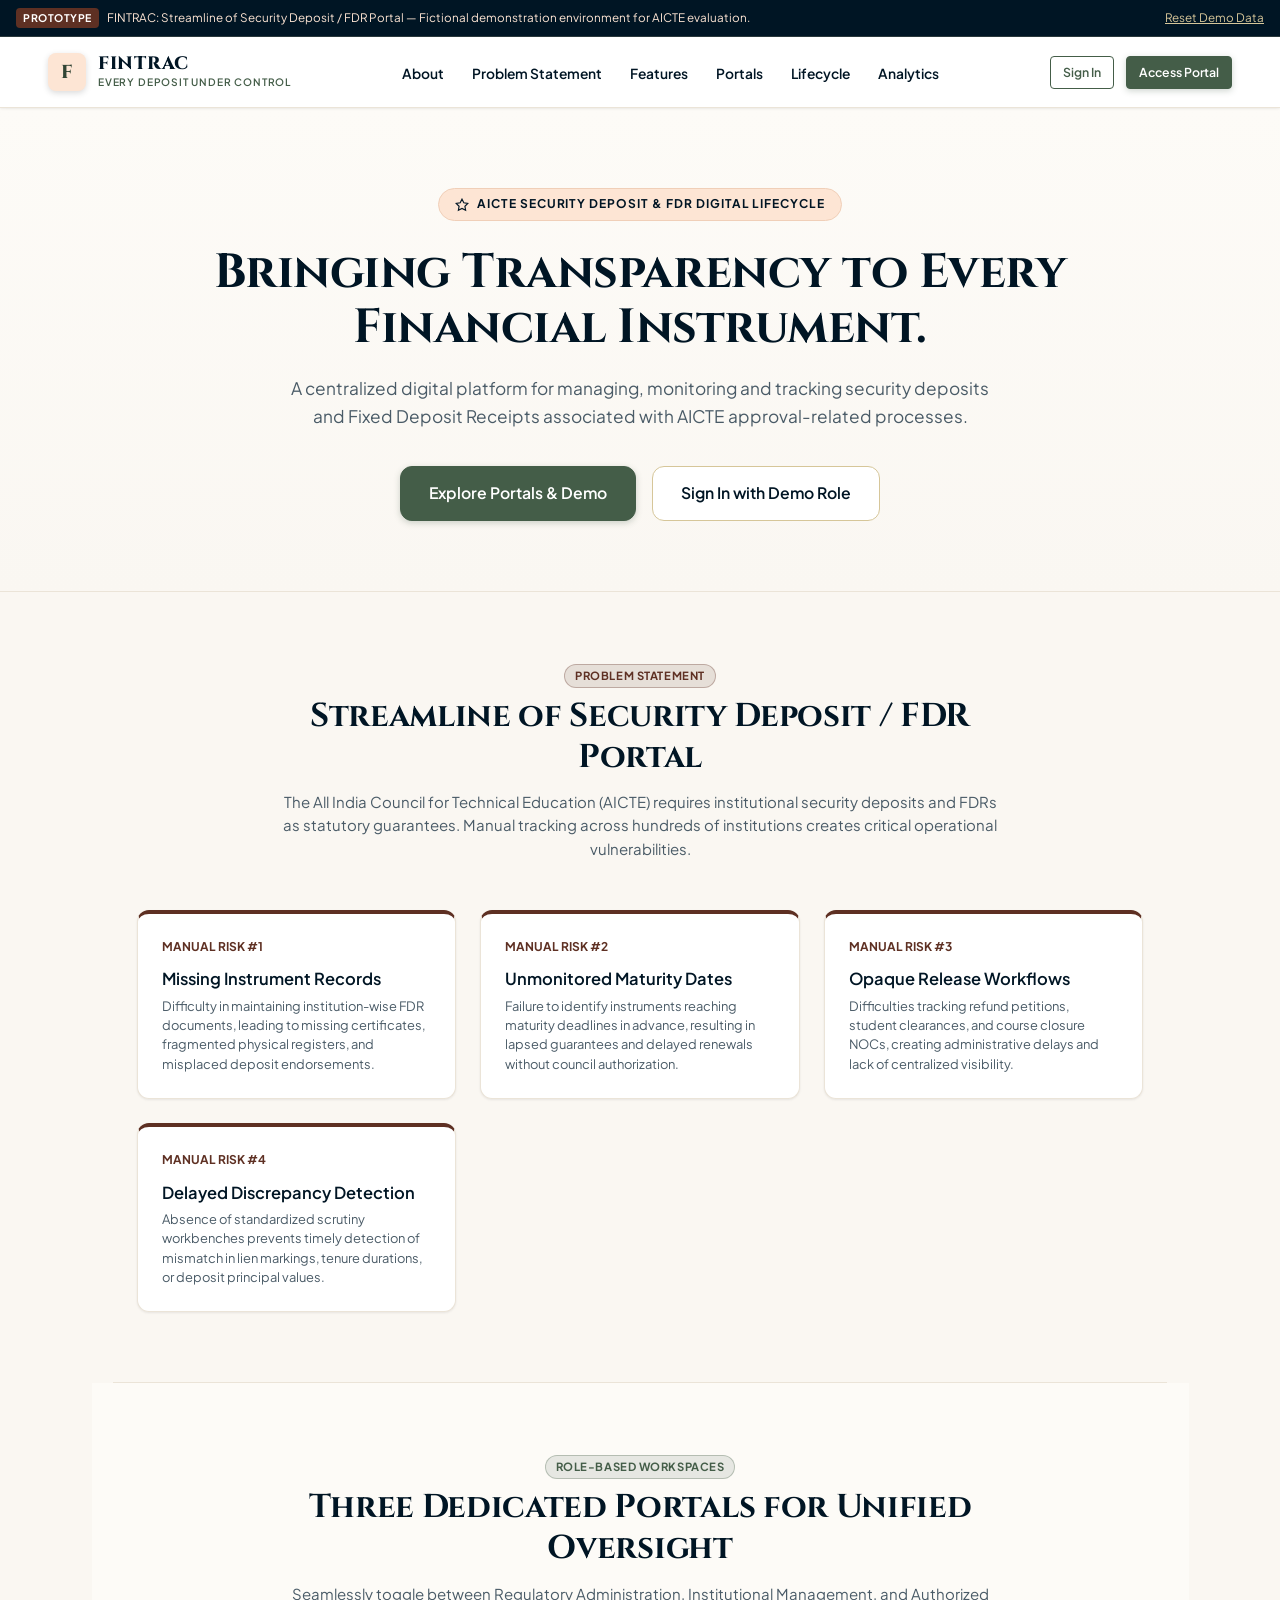
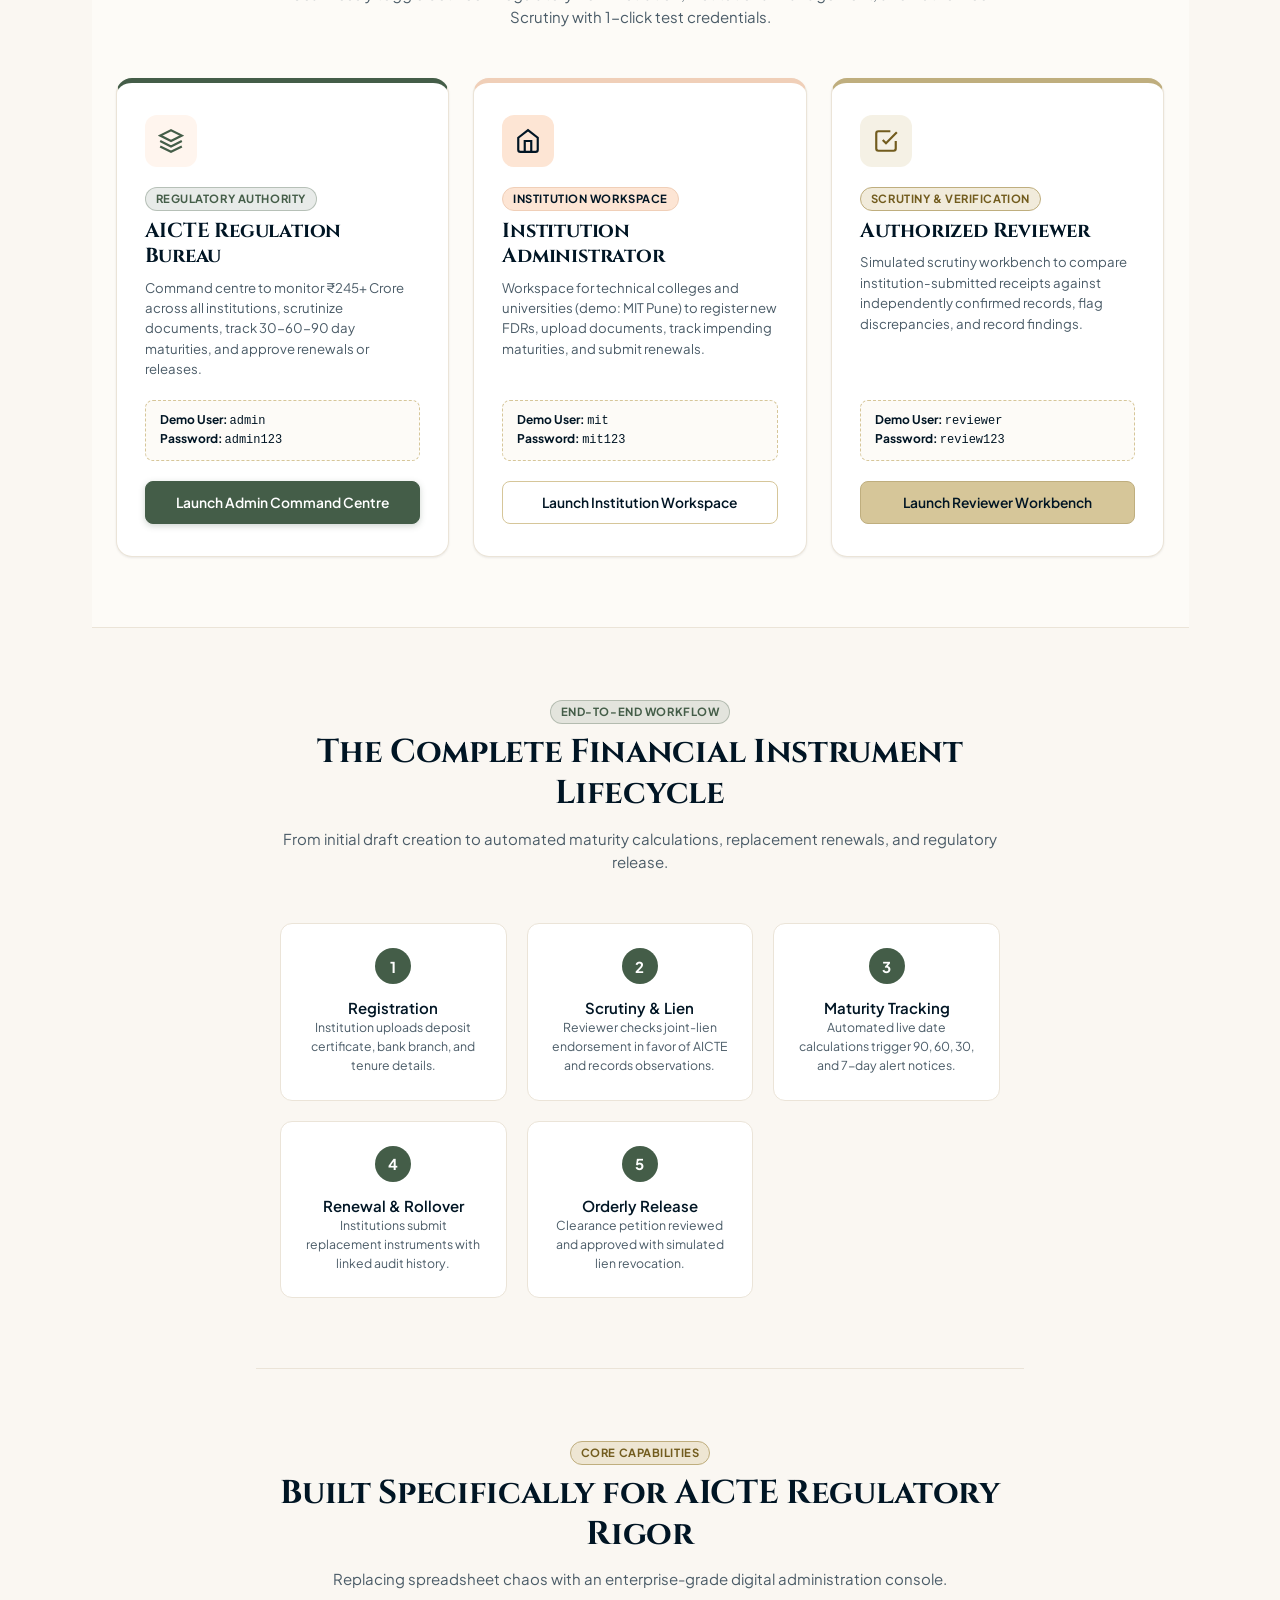
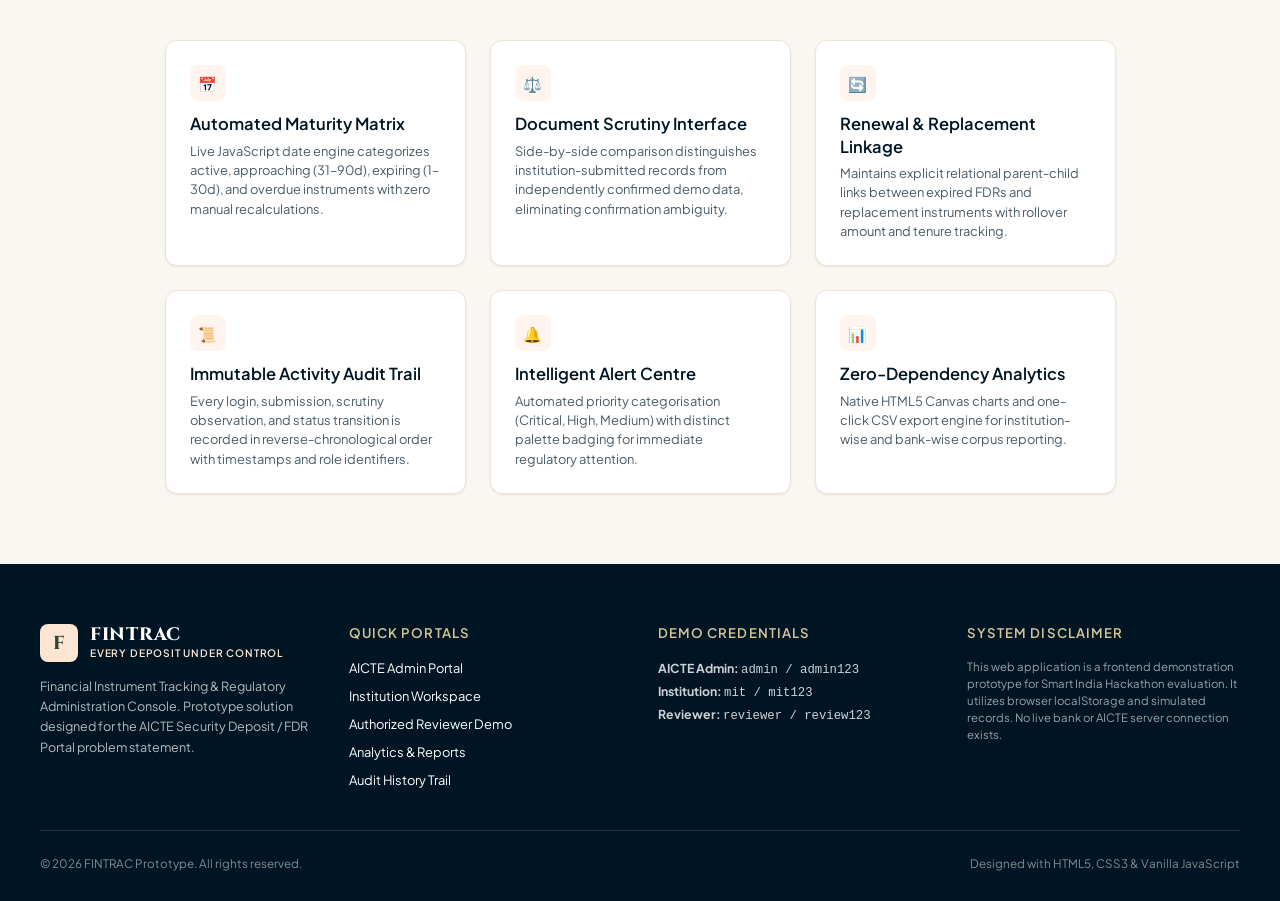
<file: index.html>
<!DOCTYPE html>
<html lang="en">
<head>
  <meta charset="UTF-8">
  <meta name="viewport" content="width=device-width, initial-scale=1.0">
  <title>FINTRAC — Financial Instrument Tracking & Regulatory Administration Console</title>
  <meta name="description" content="A centralized digital platform for managing, monitoring and tracking security deposits and Fixed Deposit Receipts associated with AICTE approval-related processes.">
  <link rel="stylesheet" href="css/style.css">
  <link rel="stylesheet" href="css/dashboard.css">
  <link rel="stylesheet" href="css/responsive.css">
  <style>
    /* Landing Specific Styles */
    .landing-nav {
      background: #FFFFFF;
      border-bottom: 1px solid var(--border-light);
      padding: 16px 48px;
      display: flex;
      align-items: center;
      justify-content: space-between;
      position: sticky;
      top: 0;
      z-index: 100;
      box-shadow: var(--shadow-sm);
    }
    .landing-links {
      display: flex;
      align-items: center;
      gap: 28px;
      list-style: none;
    }
    .landing-links a {
      color: var(--color-navy);
      font-weight: 600;
      font-size: 0.92rem;
      transition: color var(--transition-fast);
    }
    .landing-links a:hover {
      color: var(--color-forest);
    }
    .hero-section {
      background: linear-gradient(180deg, var(--bg-card-subtle) 0%, var(--bg-primary) 100%);
      padding: 80px 24px 70px 24px;
      text-align: center;
      border-bottom: 1px solid var(--border-light);
      position: relative;
      overflow: hidden;
    }
    .hero-badge {
      display: inline-flex;
      align-items: center;
      gap: 8px;
      padding: 6px 16px;
      background: var(--color-peach);
      color: var(--color-navy);
      border-radius: var(--radius-full);
      font-size: 0.8rem;
      font-weight: 700;
      text-transform: uppercase;
      letter-spacing: 0.08em;
      margin-bottom: 24px;
      border: 1px solid var(--color-peach-border);
    }
    .hero-title {
      font-size: 3.2rem;
      max-width: 880px;
      margin: 0 auto 20px auto;
      line-height: 1.15;
      color: var(--color-navy);
    }
    .hero-desc {
      font-size: 1.15rem;
      max-width: 720px;
      margin: 0 auto 36px auto;
      color: var(--text-secondary);
      line-height: 1.6;
    }
    .hero-actions {
      display: flex;
      align-items: center;
      justify-content: center;
      gap: 16px;
    }
    .section-container {
      max-width: 1200px;
      margin: 0 auto;
      padding: 70px 24px;
    }
    .section-header {
      text-align: center;
      max-width: 720px;
      margin: 0 auto 50px auto;
    }
    .section-header h2 {
      font-size: 2.2rem;
      margin-bottom: 12px;
    }
    .section-header p {
      font-size: 1rem;
      color: var(--text-secondary);
    }
    .portal-cards-grid {
      display: grid;
      grid-template-columns: repeat(auto-fit, minmax(320px, 1fr));
      gap: 24px;
    }
    .portal-card {
      background: #FFFFFF;
      border: 1px solid var(--border-light);
      border-radius: var(--radius-lg);
      padding: 32px 28px;
      box-shadow: var(--shadow-sm);
      display: flex;
      flex-direction: column;
      transition: all var(--transition-base);
      position: relative;
    }
    .portal-card:hover {
      transform: translateY(-6px);
      box-shadow: var(--shadow-xl);
      border-color: var(--color-olive);
    }
    .portal-card-icon {
      width: 52px;
      height: 52px;
      border-radius: var(--radius-md);
      background: var(--color-peach-light);
      color: var(--color-forest);
      display: flex;
      align-items: center;
      justify-content: center;
      margin-bottom: 20px;
    }
    .portal-card h3 {
      font-size: 1.35rem;
      margin-bottom: 8px;
      color: var(--color-navy);
    }
    .portal-card p {
      font-size: 0.88rem;
      color: var(--text-secondary);
      margin-bottom: 20px;
      flex: 1;
    }
    .portal-card-credentials {
      background: var(--bg-card-subtle);
      border: 1px dashed var(--border-medium);
      border-radius: var(--radius-sm);
      padding: 10px 14px;
      font-size: 0.8rem;
      margin-bottom: 20px;
    }
    .features-grid {
      display: grid;
      grid-template-columns: repeat(auto-fit, minmax(260px, 1fr));
      gap: 24px;
    }
    .feature-card {
      background: #FFFFFF;
      border: 1px solid var(--border-light);
      border-radius: var(--radius-md);
      padding: 24px;
      box-shadow: var(--shadow-sm);
    }
    .feature-card h4 {
      font-size: 1.1rem;
      margin: 12px 0 6px 0;
      color: var(--color-navy);
    }
    .feature-card p {
      font-size: 0.86rem;
      color: var(--text-secondary);
      line-height: 1.5;
    }
    .step-flow {
      display: grid;
      grid-template-columns: repeat(auto-fit, minmax(220px, 1fr));
      gap: 20px;
      margin-top: 40px;
      position: relative;
    }
    .step-box {
      background: #FFFFFF;
      border: 1px solid var(--border-light);
      border-radius: var(--radius-md);
      padding: 24px;
      text-align: center;
      position: relative;
    }
    .step-num {
      width: 36px;
      height: 36px;
      border-radius: 50%;
      background: var(--color-forest);
      color: #FFFFFF;
      display: flex;
      align-items: center;
      justify-content: center;
      font-weight: 700;
      margin: 0 auto 14px auto;
    }
    .landing-footer {
      background: var(--color-navy);
      color: #FFFFFF;
      padding: 60px 24px 30px 24px;
      margin-top: auto;
    }
    @media (max-width: 768px) {
      .landing-nav { padding: 14px 20px; }
      .landing-links { display: none; }
      .hero-title { font-size: 2.2rem; }
      .hero-actions { flex-direction: column; width: 100%; }
      .hero-actions .btn { width: 100%; }
    }
  </style>
</head>
<body>

  <!-- Prototype Notice Bar -->
  <div class="prototype-banner">
    <div class="banner-text">
      <span class="pill-indicator">PROTOTYPE</span>
      <span>FINTRAC: Streamline of Security Deposit / FDR Portal — Fictional demonstration environment for AICTE evaluation.</span>
    </div>
    <div>
      <a href="javascript:void(0)" onclick="FINTRAC_APP.confirmResetDemo()">Reset Demo Data</a>
    </div>
  </div>

  <!-- Landing Navigation -->
  <nav class="landing-nav">
    <a href="index.html" class="brand-logo">
      <div class="brand-symbol">F</div>
      <div class="brand-text">
        <h1 style="color: var(--color-navy);">FINTRAC</h1>
        <span style="color: var(--color-forest);">Every Deposit Under Control</span>
      </div>
    </a>

    <ul class="landing-links">
      <li><a href="#about">About</a></li>
      <li><a href="#problem">Problem Statement</a></li>
      <li><a href="#features">Features</a></li>
      <li><a href="#portals">Portals</a></li>
      <li><a href="#how-it-works">Lifecycle</a></li>
      <li><a href="reports.html">Analytics</a></li>
    </ul>

    <div style="display: flex; gap: 12px; align-items: center;">
      <a href="login.html" class="btn btn-outline btn-sm">Sign In</a>
      <a href="login.html" class="btn btn-primary btn-sm">Access Portal</a>
    </div>
  </nav>

  <!-- Hero Section -->
  <header class="hero-section">
    <div class="hero-badge">
      <svg width="14" height="14" fill="none" stroke="currentColor" stroke-width="2" viewBox="0 0 24 24"><polygon points="12 2 15.09 8.26 22 9.27 17 14.14 18.18 21.02 12 17.77 5.82 21.02 7 14.14 2 9.27 8.91 8.26 12 2"></polygon></svg>
      AICTE Security Deposit &amp; FDR Digital Lifecycle
    </div>
    <h1 class="hero-title serif-heading">
      Bringing Transparency to Every Financial Instrument.
    </h1>
    <p class="hero-desc">
      A centralized digital platform for managing, monitoring and tracking security deposits and Fixed Deposit Receipts associated with AICTE approval-related processes.
    </p>
    <div class="hero-actions">
      <a href="#portals" class="btn btn-primary btn-lg">
        Explore Portals &amp; Demo
      </a>
      <a href="login.html" class="btn btn-secondary btn-lg">
        Sign In with Demo Role
      </a>
    </div>
  </header>

  <!-- Problem Statement Overview -->
  <section id="problem" class="section-container" style="border-bottom: 1px solid var(--border-light);">
    <div class="section-header">
      <span class="badge badge-terracotta mb-8">PROBLEM STATEMENT</span>
      <h2 class="serif-heading">Streamline of Security Deposit / FDR Portal</h2>
      <p>The All India Council for Technical Education (AICTE) requires institutional security deposits and FDRs as statutory guarantees. Manual tracking across hundreds of institutions creates critical operational vulnerabilities.</p>
    </div>

    <div class="features-grid">
      <div class="feature-card" style="border-top: 4px solid var(--color-terracotta);">
        <div style="color: var(--color-terracotta); font-weight: 700; font-size: 0.8rem; text-transform: uppercase;">Manual Risk #1</div>
        <h4>Missing Instrument Records</h4>
        <p>Difficulty in maintaining institution-wise FDR documents, leading to missing certificates, fragmented physical registers, and misplaced deposit endorsements.</p>
      </div>

      <div class="feature-card" style="border-top: 4px solid var(--color-terracotta);">
        <div style="color: var(--color-terracotta); font-weight: 700; font-size: 0.8rem; text-transform: uppercase;">Manual Risk #2</div>
        <h4>Unmonitored Maturity Dates</h4>
        <p>Failure to identify instruments reaching maturity deadlines in advance, resulting in lapsed guarantees and delayed renewals without council authorization.</p>
      </div>

      <div class="feature-card" style="border-top: 4px solid var(--color-terracotta);">
        <div style="color: var(--color-terracotta); font-weight: 700; font-size: 0.8rem; text-transform: uppercase;">Manual Risk #3</div>
        <h4>Opaque Release Workflows</h4>
        <p>Difficulties tracking refund petitions, student clearances, and course closure NOCs, creating administrative delays and lack of centralized visibility.</p>
      </div>

      <div class="feature-card" style="border-top: 4px solid var(--color-terracotta);">
        <div style="color: var(--color-terracotta); font-weight: 700; font-size: 0.8rem; text-transform: uppercase;">Manual Risk #4</div>
        <h4>Delayed Discrepancy Detection</h4>
        <p>Absence of standardized scrutiny workbenches prevents timely detection of mismatch in lien markings, tenure durations, or deposit principal values.</p>
      </div>
    </div>
  </section>

  <!-- Three User Portals Section -->
  <section id="portals" class="section-container" style="border-bottom: 1px solid var(--border-light); background: var(--bg-card-subtle);">
    <div class="section-header">
      <span class="badge badge-forest mb-8">ROLE-BASED WORKSPACES</span>
      <h2 class="serif-heading">Three Dedicated Portals for Unified Oversight</h2>
      <p>Seamlessly toggle between Regulatory Administration, Institutional Management, and Authorized Scrutiny with 1-click test credentials.</p>
    </div>

    <div class="portal-cards-grid">
      <!-- Portal 1: AICTE Admin -->
      <div class="portal-card" style="border-top: 5px solid var(--color-forest);">
        <div class="portal-card-icon">
          <svg width="26" height="26" fill="none" stroke="currentColor" stroke-width="2" viewBox="0 0 24 24"><polygon points="12 2 2 7 12 12 22 7 12 2"></polygon><polyline points="2 17 12 22 22 17"></polyline><polyline points="2 12 12 17 22 12"></polyline></svg>
        </div>
        <span class="badge badge-forest mb-8" style="align-self: flex-start;">Regulatory Authority</span>
        <h3>AICTE Regulation Bureau</h3>
        <p>Command centre to monitor ₹245+ Crore across all institutions, scrutinize documents, track 30-60-90 day maturities, and approve renewals or releases.</p>

        <div class="portal-card-credentials">
          <div><strong>Demo User:</strong> <span class="font-mono">admin</span></div>
          <div><strong>Password:</strong> <span class="font-mono">admin123</span></div>
        </div>

        <a href="login.html?role=admin" class="btn btn-primary" style="width: 100%;">
          Launch Admin Command Centre
        </a>
      </div>

      <!-- Portal 2: Institution Admin -->
      <div class="portal-card" style="border-top: 5px solid var(--color-peach-border);">
        <div class="portal-card-icon" style="background: var(--color-peach); color: var(--color-navy);">
          <svg width="26" height="26" fill="none" stroke="currentColor" stroke-width="2" viewBox="0 0 24 24"><path d="M3 9l9-7 9 7v11a2 2 0 0 1-2 2H5a2 2 0 0 1-2-2z"></path><polyline points="9 22 9 12 15 12 15 22"></polyline></svg>
        </div>
        <span class="badge badge-peach mb-8" style="align-self: flex-start;">Institution Workspace</span>
        <h3>Institution Administrator</h3>
        <p>Workspace for technical colleges and universities (demo: MIT Pune) to register new FDRs, upload documents, track impending maturities, and submit renewals.</p>

        <div class="portal-card-credentials">
          <div><strong>Demo User:</strong> <span class="font-mono">mit</span></div>
          <div><strong>Password:</strong> <span class="font-mono">mit123</span></div>
        </div>

        <a href="login.html?role=institution" class="btn btn-secondary" style="width: 100%;">
          Launch Institution Workspace
        </a>
      </div>

      <!-- Portal 3: Authorized Reviewer -->
      <div class="portal-card" style="border-top: 5px solid var(--color-olive-dark);">
        <div class="portal-card-icon" style="background: var(--color-olive-subtle); color: #725c1e;">
          <svg width="26" height="26" fill="none" stroke="currentColor" stroke-width="2" viewBox="0 0 24 24"><path d="M9 11l3 3L22 4"></path><path d="M21 12v7a2 2 0 0 1-2 2H5a2 2 0 0 1-2-2V5a2 2 0 0 1 2-2h11"></path></svg>
        </div>
        <span class="badge badge-olive mb-8" style="align-self: flex-start;">Scrutiny &amp; Verification</span>
        <h3>Authorized Reviewer</h3>
        <p>Simulated scrutiny workbench to compare institution-submitted receipts against independently confirmed records, flag discrepancies, and record findings.</p>

        <div class="portal-card-credentials">
          <div><strong>Demo User:</strong> <span class="font-mono">reviewer</span></div>
          <div><strong>Password:</strong> <span class="font-mono">review123</span></div>
        </div>

        <a href="login.html?role=reviewer" class="btn btn-olive" style="width: 100%;">
          Launch Reviewer Workbench
        </a>
      </div>
    </div>
  </section>

  <!-- How It Works: 12-Step Lifecycle -->
  <section id="how-it-works" class="section-container" style="border-bottom: 1px solid var(--border-light);">
    <div class="section-header">
      <span class="badge badge-forest mb-8">END-TO-END WORKFLOW</span>
      <h2 class="serif-heading">The Complete Financial Instrument Lifecycle</h2>
      <p>From initial draft creation to automated maturity calculations, replacement renewals, and regulatory release.</p>
    </div>

    <div class="step-flow">
      <div class="step-box">
        <div class="step-num">1</div>
        <h4>Registration</h4>
        <p style="font-size: 0.82rem; color: var(--text-secondary);">Institution uploads deposit certificate, bank branch, and tenure details.</p>
      </div>

      <div class="step-box">
        <div class="step-num">2</div>
        <h4>Scrutiny &amp; Lien</h4>
        <p style="font-size: 0.82rem; color: var(--text-secondary);">Reviewer checks joint-lien endorsement in favor of AICTE and records observations.</p>
      </div>

      <div class="step-box">
        <div class="step-num">3</div>
        <h4>Maturity Tracking</h4>
        <p style="font-size: 0.82rem; color: var(--text-secondary);">Automated live date calculations trigger 90, 60, 30, and 7-day alert notices.</p>
      </div>

      <div class="step-box">
        <div class="step-num">4</div>
        <h4>Renewal &amp; Rollover</h4>
        <p style="font-size: 0.82rem; color: var(--text-secondary);">Institutions submit replacement instruments with linked audit history.</p>
      </div>

      <div class="step-box">
        <div class="step-num">5</div>
        <h4>Orderly Release</h4>
        <p style="font-size: 0.82rem; color: var(--text-secondary);">Clearance petition reviewed and approved with simulated lien revocation.</p>
      </div>
    </div>
  </section>

  <!-- Key Platform Features -->
  <section id="features" class="section-container">
    <div class="section-header">
      <span class="badge badge-olive mb-8">CORE CAPABILITIES</span>
      <h2 class="serif-heading">Built Specifically for AICTE Regulatory Rigor</h2>
      <p>Replacing spreadsheet chaos with an enterprise-grade digital administration console.</p>
    </div>

    <div class="features-grid">
      <div class="feature-card">
        <div class="stat-icon" style="margin-bottom: 12px;">📅</div>
        <h4>Automated Maturity Matrix</h4>
        <p>Live JavaScript date engine categorizes active, approaching (31–90d), expiring (1–30d), and overdue instruments with zero manual recalculations.</p>
      </div>

      <div class="feature-card">
        <div class="stat-icon" style="margin-bottom: 12px;">⚖️</div>
        <h4>Document Scrutiny Interface</h4>
        <p>Side-by-side comparison distinguishes institution-submitted records from independently confirmed demo data, eliminating confirmation ambiguity.</p>
      </div>

      <div class="feature-card">
        <div class="stat-icon" style="margin-bottom: 12px;">🔄</div>
        <h4>Renewal &amp; Replacement Linkage</h4>
        <p>Maintains explicit relational parent-child links between expired FDRs and replacement instruments with rollover amount and tenure tracking.</p>
      </div>

      <div class="feature-card">
        <div class="stat-icon" style="margin-bottom: 12px;">📜</div>
        <h4>Immutable Activity Audit Trail</h4>
        <p>Every login, submission, scrutiny observation, and status transition is recorded in reverse-chronological order with timestamps and role identifiers.</p>
      </div>

      <div class="feature-card">
        <div class="stat-icon" style="margin-bottom: 12px;">🔔</div>
        <h4>Intelligent Alert Centre</h4>
        <p>Automated priority categorisation (Critical, High, Medium) with distinct palette badging for immediate regulatory attention.</p>
      </div>

      <div class="feature-card">
        <div class="stat-icon" style="margin-bottom: 12px;">📊</div>
        <h4>Zero-Dependency Analytics</h4>
        <p>Native HTML5 Canvas charts and one-click CSV export engine for institution-wise and bank-wise corpus reporting.</p>
      </div>
    </div>
  </section>

  <!-- Landing Footer -->
  <footer class="landing-footer">
    <div style="max-width: 1200px; margin: 0 auto; display: grid; grid-template-columns: repeat(auto-fit, minmax(240px, 1fr)); gap: 36px; padding-bottom: 40px; border-bottom: 1px solid rgba(253, 229, 212, 0.15);">
      <div>
        <div class="brand-logo" style="margin-bottom: 14px;">
          <div class="brand-symbol">F</div>
          <div class="brand-text">
            <h1 style="color: #FFFFFF;">FINTRAC</h1>
            <span style="color: var(--color-peach);">Every Deposit Under Control</span>
          </div>
        </div>
        <p style="font-size: 0.84rem; color: rgba(255,255,255,0.7); line-height: 1.6;">
          Financial Instrument Tracking &amp; Regulatory Administration Console. Prototype solution designed for the AICTE Security Deposit / FDR Portal problem statement.
        </p>
      </div>

      <div>
        <h4 style="color: var(--color-olive); font-size: 0.88rem; text-transform: uppercase; letter-spacing: 0.08em; margin-bottom: 16px;">Quick Portals</h4>
        <ul style="list-style: none; display: flex; flex-direction: column; gap: 8px; font-size: 0.86rem;">
          <li><a href="login.html?role=admin" style="color: #fff;">AICTE Admin Portal</a></li>
          <li><a href="login.html?role=institution" style="color: #fff;">Institution Workspace</a></li>
          <li><a href="login.html?role=reviewer" style="color: #fff;">Authorized Reviewer Demo</a></li>
          <li><a href="reports.html" style="color: #fff;">Analytics &amp; Reports</a></li>
          <li><a href="audit.html" style="color: #fff;">Audit History Trail</a></li>
        </ul>
      </div>

      <div>
        <h4 style="color: var(--color-olive); font-size: 0.88rem; text-transform: uppercase; letter-spacing: 0.08em; margin-bottom: 16px;">Demo Credentials</h4>
        <div style="font-size: 0.82rem; color: rgba(255,255,255,0.8); line-height: 1.7;">
          <div><strong>AICTE Admin:</strong> <span class="font-mono">admin / admin123</span></div>
          <div><strong>Institution:</strong> <span class="font-mono">mit / mit123</span></div>
          <div><strong>Reviewer:</strong> <span class="font-mono">reviewer / review123</span></div>
        </div>
      </div>

      <div>
        <h4 style="color: var(--color-olive); font-size: 0.88rem; text-transform: uppercase; letter-spacing: 0.08em; margin-bottom: 16px;">System Disclaimer</h4>
        <p style="font-size: 0.76rem; color: rgba(255,255,255,0.6); line-height: 1.5;">
          This web application is a frontend demonstration prototype for Smart India Hackathon evaluation. It utilizes browser localStorage and simulated records. No live bank or AICTE server connection exists.
        </p>
      </div>
    </div>

    <div style="max-width: 1200px; margin: 24px auto 0 auto; display: flex; justify-content: space-between; align-items: center; font-size: 0.78rem; color: rgba(255,255,255,0.5);">
      <div>© 2026 FINTRAC Prototype. All rights reserved.</div>
      <div>Designed with HTML5, CSS3 &amp; Vanilla JavaScript</div>
    </div>
  </footer>

  <script src="js/storage.js"></script>
  <script src="js/auth.js"></script>
  <script src="js/app.js"></script>
</body>
</html>
</file>
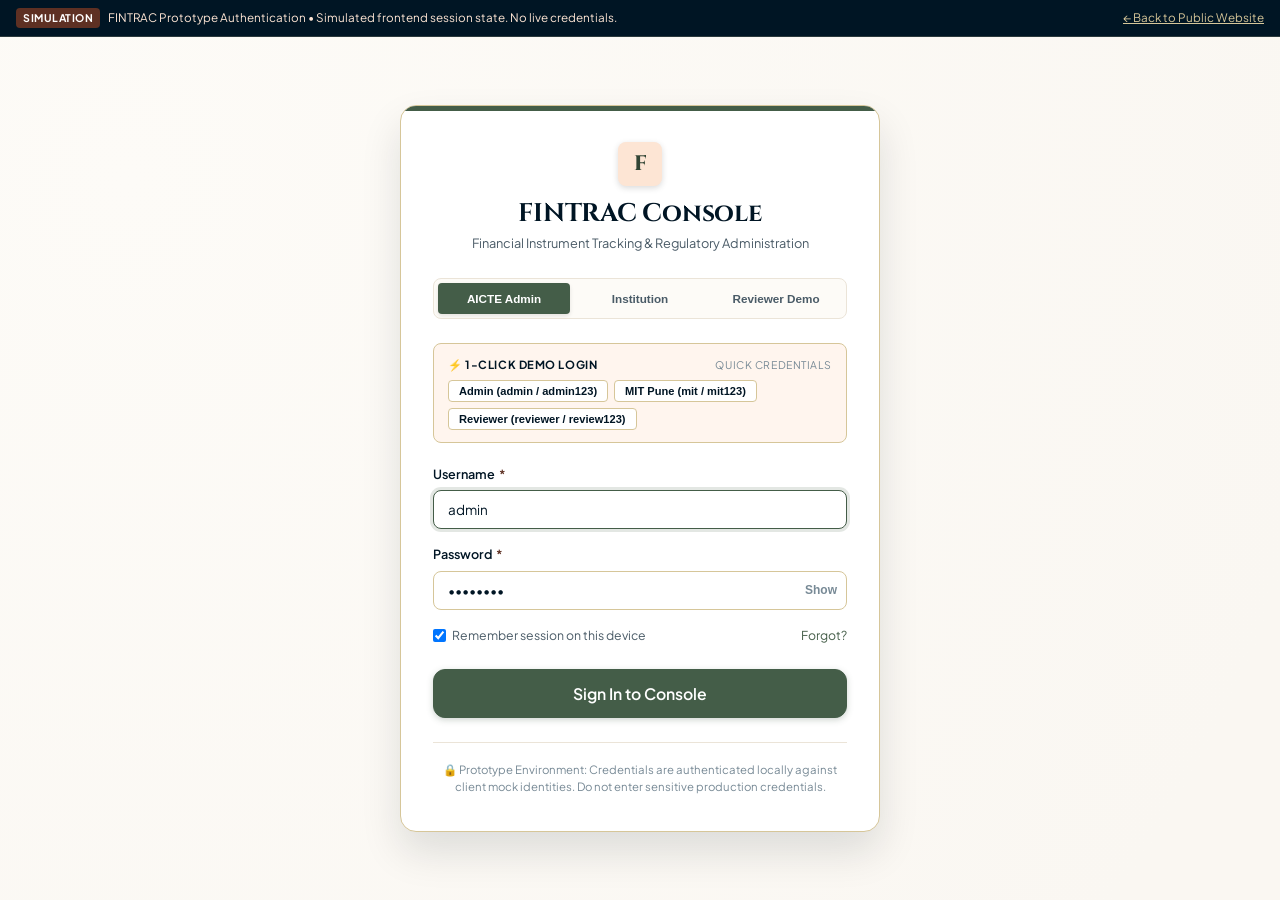
<file: add-fdr.html>
<!DOCTYPE html>
<html lang="en">
<head>
  <meta charset="UTF-8">
  <meta name="viewport" content="width=device-width, initial-scale=1.0">
  <title>Add New Security Deposit / FDR | FINTRAC</title>
  <link rel="stylesheet" href="css/style.css">
  <link rel="stylesheet" href="css/dashboard.css">
  <link rel="stylesheet" href="css/forms.css">
  <link rel="stylesheet" href="css/responsive.css">
</head>
<body>

  <!-- Top Prototype Disclaimer Banner -->
  <div class="prototype-banner">
    <div class="banner-text">
      <span class="pill-indicator">INSTRUMENT REGISTRATION</span>
      <span>FINTRAC: New Financial Instrument Registration • Formally files statutory security deposit with AICTE Bureau.</span>
    </div>
    <div>
      <a href="javascript:void(0)" onclick="FINTRAC_APP.confirmResetDemo()">Reset Demo Data</a>
    </div>
  </div>

  <div class="app-container">
    <div class="sidebar-backdrop"></div>

    <!-- Sidebar Navigation -->
    <aside class="app-sidebar">
      <div class="sidebar-header">
        <a href="institution.html" class="brand-logo">
          <div class="brand-symbol">F</div>
          <div class="brand-text">
            <h1>FINTRAC</h1>
            <span>Institution Workspace</span>
          </div>
        </a>
      </div>

      <div class="sidebar-role-badge">
        <span class="role-name">Institution Admin</span>
        <span class="status-live">● Form Filing</span>
      </div>

      <nav class="sidebar-nav">
        <div class="nav-section-title">Navigation</div>
        <a href="institution.html" class="nav-item">
          <svg viewBox="0 0 24 24" fill="none" stroke-width="2"><rect x="3" y="3" width="7" height="7"></rect><rect x="14" y="3" width="7" height="7"></rect><rect x="14" y="14" width="7" height="7"></rect><rect x="3" y="14" width="7" height="7"></rect></svg>
          Workspace Overview
        </a>
        <a href="fdr-records.html" class="nav-item">
          <svg viewBox="0 0 24 24" fill="none" stroke-width="2"><rect x="2" y="4" width="20" height="16" rx="2"></rect><line x1="2" y1="10" x2="22" y2="10"></line></svg>
          My FDR Records
        </a>
        <a href="add-fdr.html" class="nav-item active">
          <svg viewBox="0 0 24 24" fill="none" stroke-width="2"><line x1="12" y1="5" x2="12" y2="19"></line><line x1="5" y1="12" x2="19" y2="12"></line></svg>
          Add New FDR
        </a>
        <a href="renewal.html" class="nav-item">
          <svg viewBox="0 0 24 24" fill="none" stroke-width="2"><polyline points="23 4 23 10 17 10"></polyline><polyline points="1 20 1 14 7 14"></polyline><path d="M3.51 9a9 9 0 0 1 14.85-3.36L23 10M1 14l4.64 4.36A9 9 0 0 0 20.49 15"></path></svg>
          Renewal / Replacement
        </a>
        <a href="release-requests.html" class="nav-item">
          <svg viewBox="0 0 24 24" fill="none" stroke-width="2"><path d="M21 15v4a2 2 0 0 1-2 2H5a2 2 0 0 1-2-2v-4"></path><polyline points="7 10 12 15 17 10"></polyline><line x1="12" y1="15" x2="12" y2="3"></line></svg>
          Release / Refund
        </a>
      </nav>

      <div class="sidebar-footer">
        <div class="sidebar-user">
          <div class="user-avatar" style="background: var(--color-peach); color: var(--color-forest-dark);">MIT</div>
          <div class="user-details">
            <div class="user-name">Dr. S. K. Kulkarni</div>
            <div class="user-subtext">Registrar, MIT-WPU</div>
          </div>
          <button class="btn-sidebar-logout" onclick="FINTRAC_AUTH.logout()" title="Sign Out">
            <svg width="18" height="18" fill="none" stroke="currentColor" stroke-width="2" viewBox="0 0 24 24"><path d="M9 21H5a2 2 0 0 1-2-2V5a2 2 0 0 1 2-2h4"></path><polyline points="16 17 21 12 16 7"></polyline><line x1="21" y1="12" x2="9" y2="12"></line></svg>
          </button>
        </div>
      </div>
    </aside>

    <!-- Main Content -->
    <main class="app-main">
      <header class="app-topbar">
        <div class="topbar-left">
          <button class="btn-mobile-toggle">
            <svg width="20" height="20" fill="none" stroke="currentColor" stroke-width="2" viewBox="0 0 24 24"><line x1="3" y1="12" x2="21" y2="12"></line><line x1="3" y1="6" x2="21" y2="6"></line><line x1="3" y1="18" x2="21" y2="18"></line></svg>
          </button>
          <div class="page-title-box">
            <h2 class="serif-heading">Register New Security Deposit / FDR</h2>
            <p>Submit mandatory fixed deposit instrument details and supporting bank certificate</p>
          </div>
        </div>

        <div class="topbar-right">
          <a href="institution.html" class="btn btn-secondary btn-sm">← Back to Workspace</a>
        </div>
      </header>

      <div class="page-container" style="max-width: 980px;">

        <form id="add-fdr-form" class="dashboard-card" style="padding: 28px;">

          <!-- Section 1: Institution Details -->
          <div style="border-bottom: 2px solid var(--border-light); padding-bottom: 18px; margin-bottom: 24px;">
            <h3 class="serif-heading" style="font-size: 1.25rem; color: var(--color-navy); margin-bottom: 6px; display: flex; align-items: center; gap: 8px;">
              <span style="width: 26px; height: 26px; border-radius: 50%; background: var(--color-peach); color: var(--color-forest-dark); font-size: 0.85rem; display: flex; align-items: center; justify-content: center; font-family: var(--font-sans); font-weight: 700;">1</span>
              Institution Profile Details
            </h3>
            <p style="font-size: 0.82rem; color: var(--text-secondary);">Verified institutional identification from registered session.</p>
          </div>

          <div class="form-grid-3">
            <div class="form-group">
              <label class="form-label" for="fdr-inst-name">Institution Name</label>
              <input type="text" id="fdr-inst-name" class="form-control" value="Maharashtra Institute of Technology (MIT-WPU)" readonly>
            </div>
            <div class="form-group">
              <label class="form-label" for="fdr-inst-id">AICTE Approval ID</label>
              <input type="text" id="fdr-inst-id" class="form-control font-mono" value="INST-AICTE-1001" readonly>
            </div>
            <div class="form-group">
              <label class="form-label" for="fdr-inst-address">Institution Campus Address</label>
              <input type="text" id="fdr-inst-address" class="form-control" value="Paud Road, Kothrud, Pune, Maharashtra" readonly>
            </div>
          </div>

          <!-- Section 2: Financial Instrument Details -->
          <div style="border-bottom: 2px solid var(--border-light); padding-bottom: 18px; margin: 28px 0 24px 0;">
            <h3 class="serif-heading" style="font-size: 1.25rem; color: var(--color-navy); margin-bottom: 6px; display: flex; align-items: center; gap: 8px;">
              <span style="width: 26px; height: 26px; border-radius: 50%; background: var(--color-peach); color: var(--color-forest-dark); font-size: 0.85rem; display: flex; align-items: center; justify-content: center; font-family: var(--font-sans); font-weight: 700;">2</span>
              Financial Instrument Information
            </h3>
            <p style="font-size: 0.82rem; color: var(--text-secondary);">Enter primary deposit receipt terms as certified by the issuing bank.</p>
          </div>

          <div class="form-grid-2">
            <div class="form-group">
              <label class="form-label" for="fdr-ref">
                FDR Reference Number <span class="required">*</span>
              </label>
              <input type="text" id="fdr-ref" class="form-control font-mono" placeholder="e.g. SBI-FDR-992812-X" required>
            </div>

            <div class="form-group">
              <label class="form-label" for="fdr-bank">
                Issuing Commercial Bank <span class="required">*</span>
              </label>
              <select id="fdr-bank" class="form-control" required>
                <option value="">-- Choose Scheduled Commercial Bank --</option>
                <option value="State Bank of India">State Bank of India</option>
                <option value="HDFC Bank">HDFC Bank</option>
                <option value="ICICI Bank">ICICI Bank</option>
                <option value="Punjab National Bank">Punjab National Bank</option>
                <option value="Canara Bank">Canara Bank</option>
                <option value="Bank of Baroda">Bank of Baroda</option>
                <option value="Axis Bank">Axis Bank</option>
                <option value="Union Bank of India">Union Bank of India</option>
              </select>
            </div>

            <div class="form-group">
              <label class="form-label" for="fdr-branch">
                Bank Branch &amp; IFSC <span class="required">*</span>
              </label>
              <input type="text" id="fdr-branch" class="form-control" placeholder="e.g. Kothrud Branch, Pune (SBIN0001234)" required>
            </div>

            <div class="form-group">
              <label class="form-label" for="fdr-amount">
                Deposit Principal Amount (₹) <span class="required">*</span>
                <span class="form-label-hint">Must be positive</span>
              </label>
              <div class="input-group">
                <span class="input-prefix">₹</span>
                <input type="number" id="fdr-amount" class="form-control has-prefix" placeholder="e.g. 10000000" min="1" step="10000" required>
              </div>
            </div>

            <div class="form-group">
              <label class="form-label" for="fdr-issue-date">
                Instrument Issue Date <span class="required">*</span>
              </label>
              <input type="date" id="fdr-issue-date" class="form-control" required>
            </div>

            <div class="form-group">
              <label class="form-label" for="fdr-maturity-date">
                Instrument Maturity Date <span class="required">*</span>
                <span class="form-label-hint">Must be after issue date</span>
              </label>
              <input type="date" id="fdr-maturity-date" class="form-control" required>
            </div>

            <div class="form-group">
              <label class="form-label" for="fdr-type">Instrument Type</label>
              <select id="fdr-type" class="form-control">
                <option value="Security Deposit (FDR)">Security Deposit (FDR)</option>
                <option value="Fixed Deposit Receipt">Fixed Deposit Receipt</option>
                <option value="Bank Guarantee Against FDR">Bank Guarantee Against FDR</option>
                <option value="Endowment Fund Deposit">Endowment Fund Deposit</option>
              </select>
            </div>

            <div class="form-group">
              <label class="form-label" for="fdr-holder">
                Deposit Holder / Joint Endorsement <span class="required">*</span>
              </label>
              <input type="text" id="fdr-holder" class="form-control" value="Joint: Member Secretary, AICTE &amp; Registrar, MIT-WPU" required>
            </div>

            <div class="form-group col-span-2">
              <label class="form-label" for="fdr-remarks">Institutional Remarks &amp; Program Scope</label>
              <textarea id="fdr-remarks" class="form-control" rows="2" placeholder="e.g. Security deposit for sanctioning new B.Tech AI &amp; Data Science divisions under Approval 2026-27..."></textarea>
            </div>
          </div>

          <!-- Section 3: Document Upload Details -->
          <div style="border-bottom: 2px solid var(--border-light); padding-bottom: 18px; margin: 28px 0 24px 0;">
            <h3 class="serif-heading" style="font-size: 1.25rem; color: var(--color-navy); margin-bottom: 6px; display: flex; align-items: center; gap: 8px;">
              <span style="width: 26px; height: 26px; border-radius: 50%; background: var(--color-peach); color: var(--color-forest-dark); font-size: 0.85rem; display: flex; align-items: center; justify-content: center; font-family: var(--font-sans); font-weight: 700;">3</span>
              Document Proof &amp; Bank Endorsement
            </h3>
            <p style="font-size: 0.82rem; color: var(--text-secondary);">Select PDF certificate or scanned receipt (stored as prototype metadata in browser localStorage).</p>
          </div>

          <div class="file-dropzone" id="fdr-dropzone">
            <div class="file-dropzone-icon">
              <svg width="36" height="36" fill="none" stroke="currentColor" stroke-width="2" viewBox="0 0 24 24"><path d="M21 15v4a2 2 0 0 1-2 2H5a2 2 0 0 1-2-2v-4"></path><polyline points="17 8 12 3 7 8"></polyline><line x1="12" y1="3" x2="12" y2="15"></line></svg>
            </div>
            <div class="file-dropzone-title">Click to Browse or Drag &amp; Drop Deposit PDF</div>
            <div class="file-dropzone-desc">Accepts PDF, PNG, JPG (Demonstration metadata storage)</div>
            <input type="file" id="fdr-file-input" accept=".pdf,.png,.jpg,.jpeg">
          </div>

          <div id="fdr-file-preview" style="display: none;"></div>

          <!-- Form Actions -->
          <div class="form-actions">
            <a href="institution.html" class="btn btn-secondary">Cancel</a>
            <button type="button" class="btn btn-outline" id="btn-save-draft">Save as Draft</button>
            <button type="submit" class="btn btn-primary btn-lg">Submit for Regulatory Review</button>
          </div>

        </form>

      </div>
    </main>
  </div>

  <div id="toast-container"></div>

  <script src="js/storage.js"></script>
  <script src="js/auth.js"></script>
  <script src="js/app.js"></script>
  <script src="js/fdr.js"></script>
  <script src="js/institution.js"></script>
  <script>
    document.addEventListener('DOMContentLoaded', () => {
      FINTRAC_AUTH.guard(['institution', 'admin']);
      FINTRAC_INSTITUTION.initAddFDRForm();

      // Set default dates for convenience
      const today = new Date();
      const nextYear = new Date();
      nextYear.setFullYear(today.getFullYear() + 3);

      document.getElementById('fdr-issue-date').value = today.toISOString().split('T')[0];
      document.getElementById('fdr-maturity-date').value = nextYear.toISOString().split('T')[0];
    });
  </script>
</body>
</html>
</file>
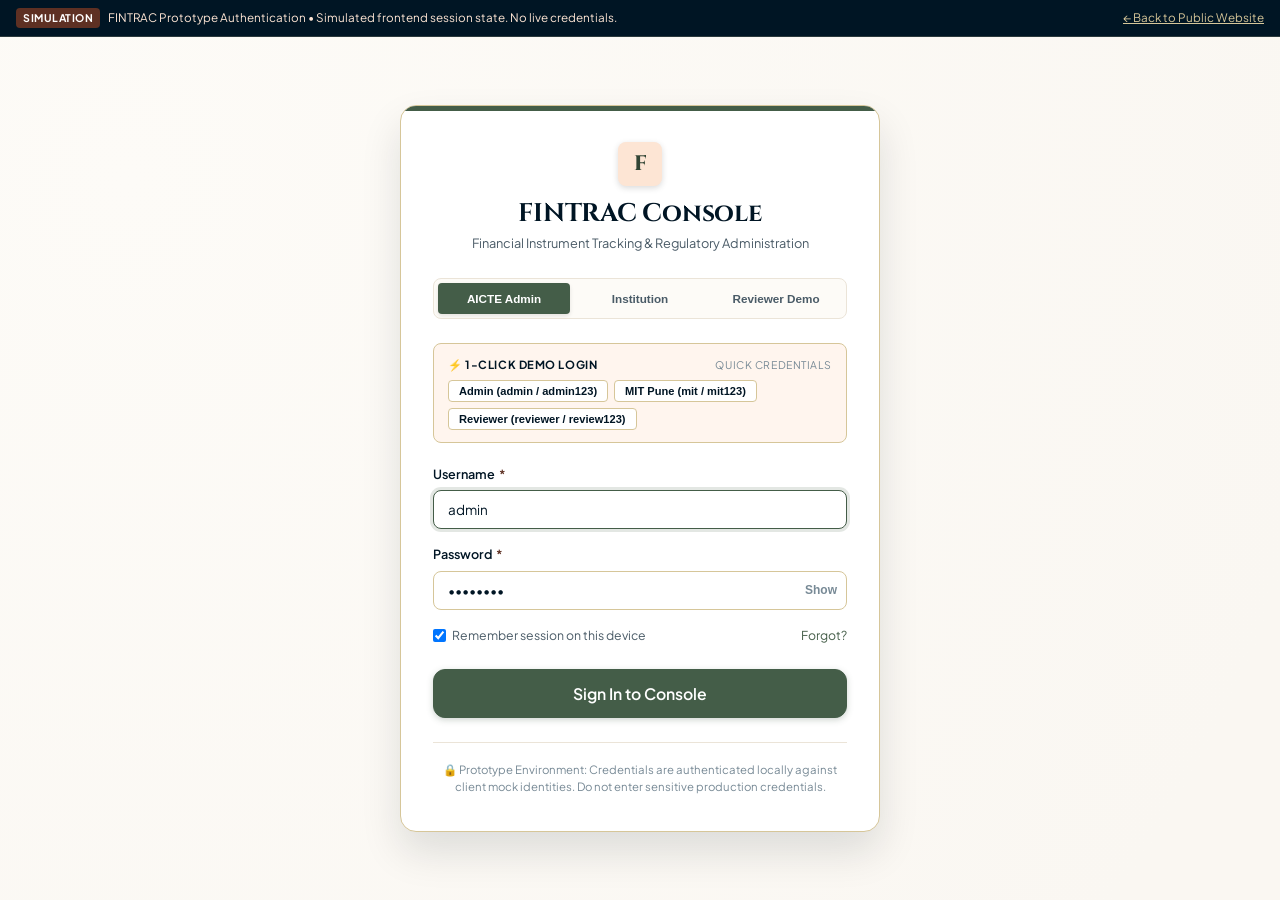
<file: admin.html>
<!DOCTYPE html>
<html lang="en">
<head>
  <meta charset="UTF-8">
  <meta name="viewport" content="width=device-width, initial-scale=1.0">
  <title>AICTE Regulation Bureau — Command Centre | FINTRAC</title>
  <link rel="stylesheet" href="css/style.css">
  <link rel="stylesheet" href="css/dashboard.css">
  <link rel="stylesheet" href="css/forms.css">
  <link rel="stylesheet" href="css/responsive.css">
</head>
<body>

  <!-- Top Prototype Disclaimer Banner -->
  <div class="prototype-banner">
    <div class="banner-text">
      <span class="pill-indicator">DEMO CONSOLE</span>
      <span>AICTE Regulation Bureau Command Centre • Prototype environment for AICTE Security Deposit / FDR Portal evaluation.</span>
    </div>
    <div>
      <a href="javascript:void(0)" onclick="FINTRAC_APP.confirmResetDemo()">Reset Demo Data</a>
    </div>
  </div>

  <div class="app-container">
    <div class="sidebar-backdrop"></div>

    <!-- Sidebar Navigation -->
    <aside class="app-sidebar">
      <div class="sidebar-header">
        <a href="admin.html" class="brand-logo">
          <div class="brand-symbol">F</div>
          <div class="brand-text">
            <h1>FINTRAC</h1>
            <span>AICTE Bureau Console</span>
          </div>
        </a>
      </div>

      <div class="sidebar-role-badge">
        <span class="role-name">AICTE Bureau Admin</span>
        <span class="status-live">● Live Console</span>
      </div>

      <nav class="sidebar-nav">
        <div class="nav-section-title">Core Administration</div>
        <a href="admin.html" class="nav-item active">
          <svg viewBox="0 0 24 24" fill="none" stroke-width="2"><rect x="3" y="3" width="7" height="7"></rect><rect x="14" y="3" width="7" height="7"></rect><rect x="14" y="14" width="7" height="7"></rect><rect x="3" y="14" width="7" height="7"></rect></svg>
          Overview
        </a>
        <a href="#institutions-section" class="nav-item">
          <svg viewBox="0 0 24 24" fill="none" stroke-width="2"><path d="M17 21v-2a4 4 0 0 0-4-4H5a4 4 0 0 0-4 4v2"></path><circle cx="9" cy="7" r="4"></circle><path d="M23 21v-2a4 4 0 0 0-3-3.87"></path><path d="M16 3.13a4 4 0 0 1 0 7.75"></path></svg>
          Institutions
        </a>
        <a href="fdr-records.html" class="nav-item">
          <svg viewBox="0 0 24 24" fill="none" stroke-width="2"><rect x="2" y="4" width="20" height="16" rx="2"></rect><line x1="2" y1="10" x2="22" y2="10"></line></svg>
          All FDR Records
        </a>

        <div class="nav-section-title">Regulatory Scrutiny</div>
        <a href="verification.html" class="nav-item">
          <svg viewBox="0 0 24 24" fill="none" stroke-width="2"><path d="M9 11l3 3L22 4"></path><path d="M21 12v7a2 2 0 0 1-2 2H5a2 2 0 0 1-2-2V5a2 2 0 0 1 2-2h11"></path></svg>
          Document Verification
          <span class="nav-counter" id="badge-verif-count">28</span>
        </a>
        <a href="maturity.html" class="nav-item">
          <svg viewBox="0 0 24 24" fill="none" stroke-width="2"><circle cx="12" cy="12" r="10"></circle><polyline points="12 6 12 12 14 14"></polyline></svg>
          Maturity Monitoring
          <span class="nav-counter alert-pill" id="badge-expiring-count">42</span>
        </a>
        <a href="renewal.html" class="nav-item">
          <svg viewBox="0 0 24 24" fill="none" stroke-width="2"><polyline points="23 4 23 10 17 10"></polyline><polyline points="1 20 1 14 7 14"></polyline><path d="M3.51 9a9 9 0 0 1 14.85-3.36L23 10M1 14l4.64 4.36A9 9 0 0 0 20.49 15"></path></svg>
          Renewal Tracking
        </a>
        <a href="release-requests.html" class="nav-item">
          <svg viewBox="0 0 24 24" fill="none" stroke-width="2"><path d="M21 15v4a2 2 0 0 1-2 2H5a2 2 0 0 1-2-2v-4"></path><polyline points="7 10 12 15 17 10"></polyline><line x1="12" y1="15" x2="12" y2="3"></line></svg>
          Release / Refund
          <span class="nav-counter">16</span>
        </a>

        <div class="nav-section-title">Reporting &amp; System</div>
        <a href="alerts.html" class="nav-item">
          <svg viewBox="0 0 24 24" fill="none" stroke-width="2"><path d="M18 8A6 6 0 0 0 6 8c0 7-3 9-3 9h18s-3-2-3-9"></path><path d="M13.73 21a2 2 0 0 1-3.46 0"></path></svg>
          Alert Centre
        </a>
        <a href="reports.html" class="nav-item">
          <svg viewBox="0 0 24 24" fill="none" stroke-width="2"><line x1="18" y1="20" x2="18" y2="10"></line><line x1="12" y1="20" x2="12" y2="4"></line><line x1="6" y1="20" x2="6" y2="14"></line></svg>
          Reports &amp; Analytics
        </a>
        <a href="audit.html" class="nav-item">
          <svg viewBox="0 0 24 24" fill="none" stroke-width="2"><path d="M14 2H6a2 2 0 0 0-2 2v16a2 2 0 0 0 2 2h12a2 2 0 0 0 2-2V8z"></path><polyline points="14 2 14 8 20 8"></polyline><line x1="16" y1="13" x2="8" y2="13"></line><line x1="16" y1="17" x2="8" y2="17"></line></svg>
          Audit History
        </a>
        <a href="profile.html" class="nav-item">
          <svg viewBox="0 0 24 24" fill="none" stroke-width="2"><circle cx="12" cy="12" r="3"></circle><path d="M19.4 15a1.65 1.65 0 0 0 .33 1.82l.06.06a2 2 0 0 1 0 2.83 2 2 0 0 1-2.83 0l-.06-.06a1.65 1.65 0 0 0-1.82-.33 1.65 1.65 0 0 0-1 1.51V21a2 2 0 0 1-2 2 2 2 0 0 1-2-2v-.09A1.65 1.65 0 0 0 9 19.4a1.65 1.65 0 0 0-1.82.33l-.06.06a2 2 0 0 1-2.83 0 2 2 0 0 1 0-2.83l.06-.06a1.65 1.65 0 0 0 .33-1.82 1.65 1.65 0 0 0-1.51-1H3a2 2 0 0 1-2-2 2 2 0 0 1 2-2h.09A1.65 1.65 0 0 0 4.6 9a1.65 1.65 0 0 0-.33-1.82l-.06-.06a2 2 0 0 1 0-2.83 2 2 0 0 1 2.83 0l.06.06a1.65 1.65 0 0 0 1.82.33H9a1.65 1.65 0 0 0 1-1.51V3a2 2 0 0 1 2-2 2 2 0 0 1 2 2v.09a1.65 1.65 0 0 0 1 1.51 1.65 1.65 0 0 0 1.82-.33l.06-.06a2 2 0 0 1 2.83 0 2 2 0 0 1 0 2.83l-.06.06a1.65 1.65 0 0 0-.33 1.82V9a1.65 1.65 0 0 0 1.51 1H21a2 2 0 0 1 2 2 2 2 0 0 1-2 2h-.09a1.65 1.65 0 0 0-1.51 1z"></path></svg>
          Settings
        </a>
      </nav>

      <div class="sidebar-footer">
        <div class="sidebar-user">
          <div class="user-avatar">AB</div>
          <div class="user-details">
            <div class="user-name">Dr. R. K. Soni</div>
            <div class="user-subtext">AICTE Bureau Chief</div>
          </div>
          <button class="btn-sidebar-logout" onclick="FINTRAC_AUTH.logout()" title="Sign Out">
            <svg width="18" height="18" fill="none" stroke="currentColor" stroke-width="2" viewBox="0 0 24 24"><path d="M9 21H5a2 2 0 0 1-2-2V5a2 2 0 0 1 2-2h4"></path><polyline points="16 17 21 12 16 7"></polyline><line x1="21" y1="12" x2="9" y2="12"></line></svg>
          </button>
        </div>
      </div>
    </aside>

    <!-- Main Content -->
    <main class="app-main">
      <!-- Topbar -->
      <header class="app-topbar">
        <div class="topbar-left">
          <button class="btn-mobile-toggle">
            <svg width="20" height="20" fill="none" stroke="currentColor" stroke-width="2" viewBox="0 0 24 24"><line x1="3" y1="12" x2="21" y2="12"></line><line x1="3" y1="6" x2="21" y2="6"></line><line x1="3" y1="18" x2="21" y2="18"></line></svg>
          </button>
          <div class="page-title-box">
            <h2 class="serif-heading">AICTE Regulation Bureau — Command Centre</h2>
            <p>Apex regulatory oversight of institutional security deposits &amp; fixed deposit receipts</p>
          </div>
        </div>

        <div class="topbar-right">
          <!-- 1-Click Role Switcher for Hackathon Judges -->
          <div class="quick-role-switch">
            <a href="admin.html" class="role-pill active">AICTE Admin</a>
            <a href="institution.html" class="role-pill" onclick="FINTRAC_AUTH.quickSwitchRole('institution'); return false;">Institution</a>
            <a href="reviewer.html" class="role-pill" onclick="FINTRAC_AUTH.quickSwitchRole('reviewer'); return false;">Reviewer</a>
          </div>

          <a href="alerts.html" class="topbar-btn" title="Alert Centre">
            <svg width="18" height="18" fill="none" stroke="currentColor" stroke-width="2" viewBox="0 0 24 24"><path d="M18 8A6 6 0 0 0 6 8c0 7-3 9-3 9h18s-3-2-3-9"></path><path d="M13.73 21a2 2 0 0 1-3.46 0"></path></svg>
            <span class="notification-dot"></span>
          </a>

          <a href="fdr-records.html" class="btn btn-primary btn-sm">
            Registry Master
          </a>
        </div>
      </header>

      <!-- Dashboard Body -->
      <div class="page-container">

        <!-- Macro Statistic Cards -->
        <div class="stats-grid">
          <div class="stat-card">
            <div class="stat-header">
              <span class="stat-title">Total Institutions</span>
              <div class="stat-icon">
                <svg width="18" height="18" fill="none" stroke="currentColor" stroke-width="2" viewBox="0 0 24 24"><path d="M3 9l9-7 9 7v11a2 2 0 0 1-2 2H5a2 2 0 0 1-2-2z"></path></svg>
              </div>
            </div>
            <div class="stat-value" id="stat-total-inst">1,248</div>
            <div class="stat-footer">
              <span class="trend-up">↑ 100% Registered</span> in national portal
            </div>
          </div>

          <div class="stat-card card-navy">
            <div class="stat-header">
              <span class="stat-title">Active Instruments</span>
              <div class="stat-icon">
                <svg width="18" height="18" fill="none" stroke="currentColor" stroke-width="2" viewBox="0 0 24 24"><rect x="2" y="4" width="20" height="16" rx="2"></rect><line x1="2" y1="10" x2="22" y2="10"></line></svg>
              </div>
            </div>
            <div class="stat-value" id="stat-active-instruments">3,860</div>
            <div class="stat-footer">
              <span class="trend-up">Active Lien Endorsed</span>
            </div>
          </div>

          <div class="stat-card card-olive">
            <div class="stat-header">
              <span class="stat-title">Total Deposit Value</span>
              <div class="stat-icon">
                <svg width="18" height="18" fill="none" stroke="currentColor" stroke-width="2" viewBox="0 0 24 24"><line x1="12" y1="1" x2="12" y2="23"></line><path d="M17 5H9.5a3.5 3.5 0 0 0 0 7h5a3.5 3.5 0 0 1 0 7H6"></path></svg>
              </div>
            </div>
            <div class="stat-value" id="stat-total-deposit-value">₹245 Crore</div>
            <div class="stat-footer">
              <span>Secured in Scheduled Banks</span>
            </div>
          </div>

          <div class="stat-card card-terracotta">
            <div class="stat-header">
              <span class="stat-title">Expiring Soon (&lt;=30d)</span>
              <div class="stat-icon">
                <svg width="18" height="18" fill="none" stroke="currentColor" stroke-width="2" viewBox="0 0 24 24"><circle cx="12" cy="12" r="10"></circle><polyline points="12 6 12 12 14 14"></polyline></svg>
              </div>
            </div>
            <div class="stat-value text-terracotta" id="stat-expiring-soon">42</div>
            <div class="stat-footer">
              <span class="trend-warning">Urgent Action Required</span>
            </div>
          </div>

          <div class="stat-card card-peach">
            <div class="stat-header">
              <span class="stat-title">Pending Verification</span>
              <div class="stat-icon">
                <svg width="18" height="18" fill="none" stroke="currentColor" stroke-width="2" viewBox="0 0 24 24"><path d="M9 11l3 3L22 4"></path><path d="M21 12v7a2 2 0 0 1-2 2H5a2 2 0 0 1-2-2V5a2 2 0 0 1 2-2h11"></path></svg>
              </div>
            </div>
            <div class="stat-value" id="stat-pending-verification">28</div>
            <div class="stat-footer">
              <span>Awaiting Scrutiny Queue</span>
            </div>
          </div>

          <div class="stat-card">
            <div class="stat-header">
              <span class="stat-title">Pending Release</span>
              <div class="stat-icon">
                <svg width="18" height="18" fill="none" stroke="currentColor" stroke-width="2" viewBox="0 0 24 24"><path d="M21 15v4a2 2 0 0 1-2 2H5a2 2 0 0 1-2-2v-4"></path><polyline points="7 10 12 15 17 10"></polyline></svg>
              </div>
            </div>
            <div class="stat-value" id="stat-pending-release">16</div>
            <div class="stat-footer">
              <span>Course Closure Clearance</span>
            </div>
          </div>
        </div>

        <!-- Section A: Financial Overview -->
        <div class="dashboard-card">
          <div class="card-header">
            <h3>
              <svg width="20" height="20" fill="none" stroke="currentColor" stroke-width="2" viewBox="0 0 24 24"><path d="M12 2v20M17 5H9.5a3.5 3.5 0 0 0 0 7h5a3.5 3.5 0 0 1 0 7H6"></path></svg>
              Financial Overview &amp; Instrument Holdings
            </h3>
            <div class="card-header-actions">
              <span class="badge badge-forest">Live Prototype Registry</span>
            </div>
          </div>
          <div class="card-body">
            <div class="form-grid-3">
              <div style="padding: 16px; background: var(--bg-card-subtle); border-radius: var(--radius-sm); border-left: 4px solid var(--color-forest);">
                <span class="sub-text">ACTIVE SECURITY DEPOSITS</span>
                <h4 style="font-size: 1.5rem; color: var(--color-navy); margin: 4px 0;" id="fin-active-sum">₹210.50 Cr</h4>
                <p style="font-size: 0.8rem; color: var(--color-forest);" id="fin-active-count">Current valid instruments</p>
              </div>
              <div style="padding: 16px; background: var(--bg-card-subtle); border-radius: var(--radius-sm); border-left: 4px solid var(--color-terracotta);">
                <span class="sub-text">MATURED / OVERDUE VALUE</span>
                <h4 style="font-size: 1.5rem; color: var(--color-terracotta); margin: 4px 0;" id="fin-matured-sum">₹14.50 Cr</h4>
                <p style="font-size: 0.8rem; color: var(--color-terracotta);" id="fin-matured-count">Requires urgent rollover</p>
              </div>
              <div style="padding: 16px; background: var(--bg-card-subtle); border-radius: var(--radius-sm); border-left: 4px solid var(--color-olive-dark);">
                <span class="sub-text">SIMULATED RELEASED HOLDINGS</span>
                <h4 style="font-size: 1.5rem; color: var(--color-navy); margin: 4px 0;" id="fin-released-sum">₹20.00 Cr</h4>
                <p style="font-size: 0.8rem; color: var(--text-muted);" id="fin-released-count">Released upon council clearance</p>
              </div>
            </div>
          </div>
        </div>

        <!-- Section B & D: Two Column Split for Maturity Horizon & Pending Actions -->
        <div style="display: grid; grid-template-columns: 2fr 1fr; gap: 24px;">

          <!-- Section B: Maturity Monitoring -->
          <div class="dashboard-card">
            <div class="card-header">
              <h3>
                <svg width="20" height="20" fill="none" stroke="currentColor" stroke-width="2" viewBox="0 0 24 24"><circle cx="12" cy="12" r="10"></circle><polyline points="12 6 12 12 14 14"></polyline></svg>
                Maturity Monitoring Horizons
              </h3>
              <div class="card-header-actions">
                <a href="maturity.html" class="btn btn-outline btn-sm">Full Matrix</a>
              </div>
            </div>
            <div class="card-body">
              <div style="display: grid; grid-template-columns: repeat(4, 1fr); gap: 12px; margin-bottom: 20px;">
                <div style="text-align: center; padding: 12px; background: var(--color-terracotta-subtle); border-radius: var(--radius-sm); border: 1px solid rgba(94,48,35,0.2);">
                  <div style="font-size: 0.72rem; font-weight: 700; color: var(--color-terracotta);">MATURED</div>
                  <div style="font-size: 1.4rem; font-weight: 800; color: var(--color-terracotta);" id="count-matured">0</div>
                  <div style="font-size: 0.7rem; color: var(--color-terracotta);">Overdue</div>
                </div>
                <div style="text-align: center; padding: 12px; background: var(--color-terracotta-subtle); border-radius: var(--radius-sm); border: 1px solid rgba(94,48,35,0.2);">
                  <div style="font-size: 0.72rem; font-weight: 700; color: var(--color-terracotta);">&lt;= 30 DAYS</div>
                  <div style="font-size: 1.4rem; font-weight: 800; color: var(--color-terracotta);" id="count-due-30">0</div>
                  <div style="font-size: 0.7rem; color: var(--color-terracotta);">Critical</div>
                </div>
                <div style="text-align: center; padding: 12px; background: var(--color-olive-subtle); border-radius: var(--radius-sm); border: 1px solid var(--border-medium);">
                  <div style="font-size: 0.72rem; font-weight: 700; color: #725c1e;">31–60 DAYS</div>
                  <div style="font-size: 1.4rem; font-weight: 800; color: #725c1e;" id="count-due-60">0</div>
                  <div style="font-size: 0.7rem; color: #725c1e;">Approaching</div>
                </div>
                <div style="text-align: center; padding: 12px; background: rgba(68,93,72,0.1); border-radius: var(--radius-sm); border: 1px solid rgba(68,93,72,0.2);">
                  <div style="font-size: 0.72rem; font-weight: 700; color: var(--color-forest);">61–90 DAYS</div>
                  <div style="font-size: 1.4rem; font-weight: 800; color: var(--color-forest);" id="count-due-90">0</div>
                  <div style="font-size: 0.7rem; color: var(--color-forest);">Standard</div>
                </div>
              </div>

              <!-- Quick Table -->
              <div class="table-responsive">
                <table class="data-table">
                  <thead>
                    <tr>
                      <th>FDR Reference</th>
                      <th>Bank</th>
                      <th>Amount</th>
                      <th>Maturity Date</th>
                      <th>Status Tier</th>
                      <th>Action</th>
                    </tr>
                  </thead>
                  <tbody id="maturity-preview-tbody">
                    <!-- Dynamic -->
                  </tbody>
                </table>
              </div>
            </div>
          </div>

          <!-- Section D: Pending Actions -->
          <div class="dashboard-card">
            <div class="card-header">
              <h3>
                <svg width="20" height="20" fill="none" stroke="currentColor" stroke-width="2" viewBox="0 0 24 24"><polygon points="7.86 2 16.14 2 22 7.86 22 16.14 16.14 22 7.86 22 2 16.14 2 7.86 7.86 2"></polygon><line x1="12" y1="8" x2="12" y2="12"></line><line x1="12" y1="16" x2="12.01" y2="16"></line></svg>
                Pending Actions
              </h3>
            </div>
            <div class="card-body">
              <div id="pending-actions-list">
                <!-- Dynamically generated items -->
              </div>
            </div>
          </div>
        </div>

        <!-- Section C: Recent Activities -->
        <div class="dashboard-card">
          <div class="card-header">
            <h3>
              <svg width="20" height="20" fill="none" stroke="currentColor" stroke-width="2" viewBox="0 0 24 24"><polyline points="22 12 18 12 15 21 9 3 6 12 2 12"></polyline></svg>
              Recent System Activities &amp; Submissions
            </h3>
            <div class="card-header-actions">
              <a href="audit.html" class="btn btn-secondary btn-sm">View Complete Audit Log</a>
            </div>
          </div>
          <div class="card-body">
            <div id="recent-activities-list">
              <!-- Dynamically populated from audit log -->
            </div>
          </div>
        </div>

        <!-- Section E: Institution Monitoring -->
        <div class="dashboard-card" id="institutions-section">
          <div class="card-header">
            <h3>
              <svg width="20" height="20" fill="none" stroke="currentColor" stroke-width="2" viewBox="0 0 24 24"><path d="M17 21v-2a4 4 0 0 0-4-4H5a4 4 0 0 0-4 4v2"></path><circle cx="9" cy="7" r="4"></circle><path d="M23 21v-2a4 4 0 0 0-3-3.87"></path><path d="M16 3.13a4 4 0 0 1 0 7.75"></path></svg>
              Institution Regulatory Compliance Monitoring
            </h3>
            <div class="card-header-actions">
              <button class="btn btn-secondary btn-sm" onclick="FINTRAC_REPORTS.exportFDRDataCSV()">Export CSV</button>
            </div>
          </div>
          <div class="card-body">
            <div class="table-responsive">
              <table class="data-table">
                <thead>
                  <tr>
                    <th>Institution Name</th>
                    <th>Institution ID</th>
                    <th class="text-center">Total Instruments</th>
                    <th class="text-center">Active Instruments</th>
                    <th class="text-center">Expiring / Matured</th>
                    <th class="text-center">Pending Requests</th>
                    <th>Compliance Status</th>
                  </tr>
                </thead>
                <tbody id="institutions-table-body">
                  <!-- Populated by admin.js -->
                </tbody>
              </table>
            </div>
          </div>
        </div>

      </div>
    </main>
  </div>

  <!-- Shared Modals (FDR Details, Edit, Document Preview) -->
  <div class="modal-overlay" id="fdr-details-modal">
    <div class="modal-content modal-lg">
      <div class="modal-header">
        <h3 id="fdr-details-modal-title">Instrument Dossier</h3>
        <button class="modal-close" onclick="FINTRAC_APP.closeModal('fdr-details-modal')">&times;</button>
      </div>
      <div class="modal-body" id="fdr-details-modal-body"></div>
      <div class="modal-footer">
        <button class="btn btn-secondary" onclick="FINTRAC_APP.closeModal('fdr-details-modal')">Close Dossier</button>
      </div>
    </div>
  </div>

  <!-- Edit Permitted Info Modal -->
  <div class="modal-overlay" id="fdr-edit-modal">
    <div class="modal-content">
      <div class="modal-header">
        <h3>Edit Permitted Instrument Information</h3>
        <button class="modal-close" onclick="FINTRAC_APP.closeModal('fdr-edit-modal')">&times;</button>
      </div>
      <form id="edit-fdr-form" onsubmit="FINTRAC_FDR.handleEditSubmit(event)">
        <div class="modal-body">
          <input type="hidden" id="edit-fdr-id">
          <div class="form-group">
            <label class="form-label">FDR Reference (Locked)</label>
            <input type="text" id="edit-fdr-ref" class="form-control" disabled>
          </div>
          <div class="form-grid-2">
            <div class="form-group">
              <label class="form-label">Bank (Locked)</label>
              <input type="text" id="edit-fdr-bank" class="form-control" disabled>
            </div>
            <div class="form-group">
              <label class="form-label" for="edit-fdr-branch">Branch Details</label>
              <input type="text" id="edit-fdr-branch" class="form-control" required>
            </div>
          </div>
          <div class="form-grid-2">
            <div class="form-group">
              <label class="form-label">Amount (Locked)</label>
              <input type="text" id="edit-fdr-amount" class="form-control" disabled>
            </div>
            <div class="form-group">
              <label class="form-label">Maturity Date (Locked)</label>
              <input type="date" id="edit-fdr-maturity-date" class="form-control" disabled>
            </div>
          </div>
          <div class="form-group">
            <label class="form-label" for="edit-fdr-holder">Deposit Holder Endorsement</label>
            <input type="text" id="edit-fdr-holder" class="form-control" required>
          </div>
          <div class="form-group">
            <label class="form-label" for="edit-fdr-remarks">Administrative Scrutiny Notes &amp; Updates</label>
            <textarea id="edit-fdr-remarks" class="form-control" rows="2"></textarea>
          </div>
        </div>
        <div class="modal-footer">
          <button type="button" class="btn btn-secondary" onclick="FINTRAC_APP.closeModal('fdr-edit-modal')">Cancel</button>
          <button type="submit" class="btn btn-primary">Save Changes</button>
        </div>
      </form>
    </div>
  </div>

  <div class="modal-overlay" id="doc-preview-modal">
    <div class="modal-content modal-lg">
      <div class="modal-header">
        <h3 id="doc-preview-modal-title">Document Viewer</h3>
        <button class="modal-close" onclick="FINTRAC_APP.closeModal('doc-preview-modal')">&times;</button>
      </div>
      <div class="modal-body" id="doc-preview-modal-body"></div>
      <div class="modal-footer">
        <button class="btn btn-secondary" onclick="FINTRAC_APP.closeModal('doc-preview-modal')">Close Viewer</button>
      </div>
    </div>
  </div>

  <div id="toast-container"></div>

  <script src="js/storage.js"></script>
  <script src="js/auth.js"></script>
  <script src="js/app.js"></script>
  <script src="js/fdr.js"></script>
  <script src="js/admin.js"></script>
  <script src="js/reports.js"></script>
  <script>
    document.addEventListener('DOMContentLoaded', () => {
      // Guard: user must be authenticated
      FINTRAC_AUTH.guard(['admin']);
      FINTRAC_ADMIN.init();
    });
  </script>
</body>
</html>
</file>
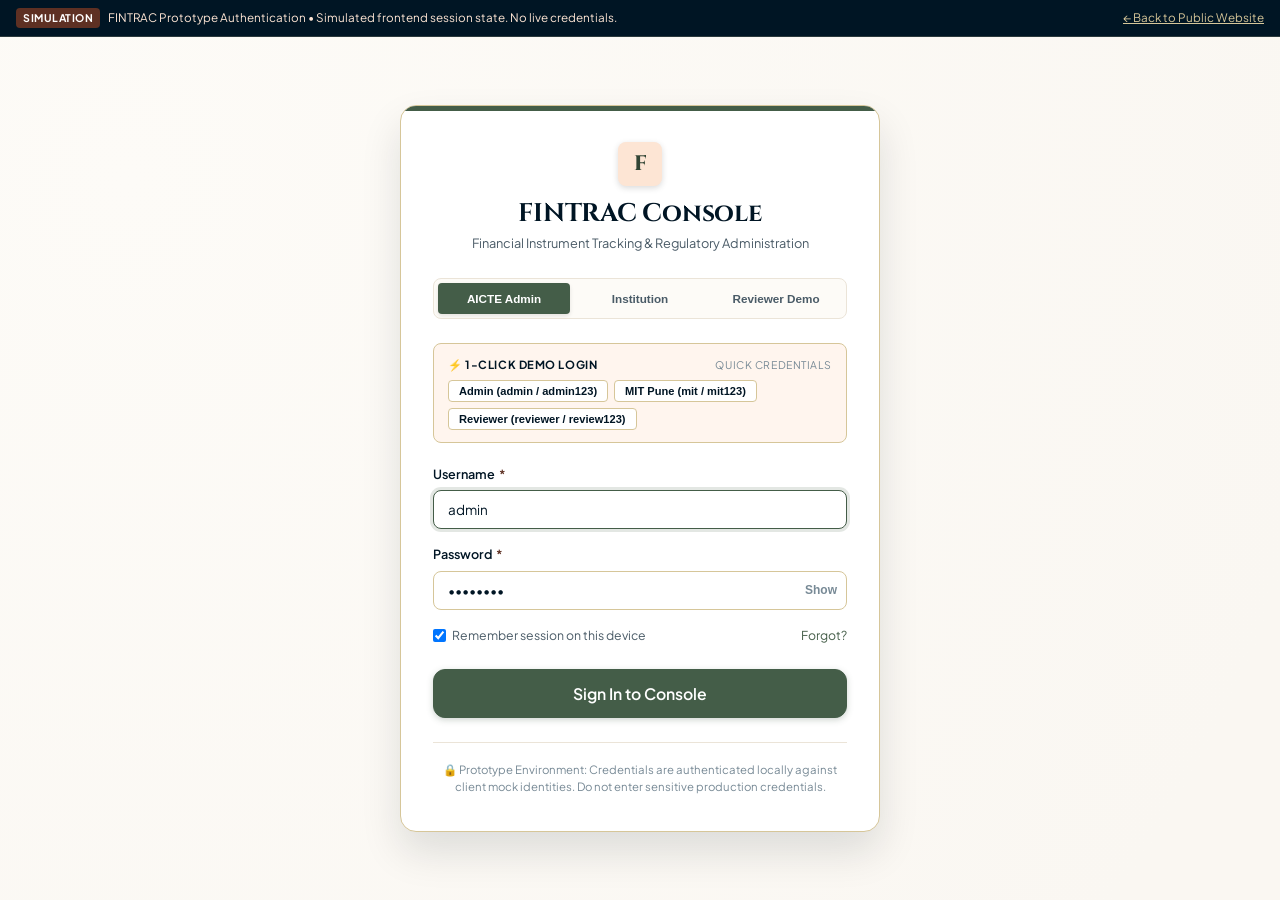
<file: alerts.html>
<!DOCTYPE html>
<html lang="en">
<head>
  <meta charset="UTF-8">
  <meta name="viewport" content="width=device-width, initial-scale=1.0">
  <title>Alert Centre &amp; Regulatory Escalations | FINTRAC</title>
  <link rel="stylesheet" href="css/style.css">
  <link rel="stylesheet" href="css/dashboard.css">
  <link rel="stylesheet" href="css/forms.css">
  <link rel="stylesheet" href="css/responsive.css">
</head>
<body>

  <!-- Top Prototype Disclaimer Banner -->
  <div class="prototype-banner">
    <div class="banner-text">
      <span class="pill-indicator">ALERT DISPATCH</span>
      <span>FINTRAC Alert Centre • Automated priority escalations across institutional guarantees and maturities.</span>
    </div>
    <div>
      <a href="javascript:void(0)" onclick="FINTRAC_APP.confirmResetDemo()">Reset Demo Data</a>
    </div>
  </div>

  <div class="app-container">
    <div class="sidebar-backdrop"></div>

    <!-- Sidebar Navigation -->
    <aside class="app-sidebar">
      <div class="sidebar-header">
        <a href="admin.html" class="brand-logo">
          <div class="brand-symbol">F</div>
          <div class="brand-text">
            <h1>FINTRAC</h1>
            <span>Alerts Desk</span>
          </div>
        </a>
      </div>

      <div class="sidebar-role-badge">
        <span class="role-name user-role-label">Escalation Hub</span>
        <span class="status-live">● Live Monitoring</span>
      </div>

      <nav class="sidebar-nav">
        <div class="nav-section-title">Navigation</div>
        <a href="admin.html" class="nav-item">
          <svg viewBox="0 0 24 24" fill="none" stroke-width="2"><rect x="3" y="3" width="7" height="7"></rect><rect x="14" y="3" width="7" height="7"></rect><rect x="14" y="14" width="7" height="7"></rect><rect x="3" y="14" width="7" height="7"></rect></svg>
          Command Centre
        </a>
        <a href="fdr-records.html" class="nav-item">
          <svg viewBox="0 0 24 24" fill="none" stroke-width="2"><rect x="2" y="4" width="20" height="16" rx="2"></rect><line x1="2" y1="10" x2="22" y2="10"></line></svg>
          All FDR Records
        </a>
        <a href="alerts.html" class="nav-item active">
          <svg viewBox="0 0 24 24" fill="none" stroke-width="2"><path d="M18 8A6 6 0 0 0 6 8c0 7-3 9-3 9h18s-3-2-3-9"></path><path d="M13.73 21a2 2 0 0 1-3.46 0"></path></svg>
          Alert Centre
        </a>
        <a href="maturity.html" class="nav-item">
          <svg viewBox="0 0 24 24" fill="none" stroke-width="2"><circle cx="12" cy="12" r="10"></circle><polyline points="12 6 12 12 14 14"></polyline></svg>
          Maturity Monitoring
        </a>
        <a href="renewal.html" class="nav-item">
          <svg viewBox="0 0 24 24" fill="none" stroke-width="2"><polyline points="23 4 23 10 17 10"></polyline><polyline points="1 20 1 14 7 14"></polyline><path d="M3.51 9a9 9 0 0 1 14.85-3.36L23 10M1 14l4.64 4.36A9 9 0 0 0 20.49 15"></path></svg>
          Renewal Tracking
        </a>
        <a href="release-requests.html" class="nav-item">
          <svg viewBox="0 0 24 24" fill="none" stroke-width="2"><path d="M21 15v4a2 2 0 0 1-2 2H5a2 2 0 0 1-2-2v-4"></path><polyline points="7 10 12 15 17 10"></polyline><line x1="12" y1="15" x2="12" y2="3"></line></svg>
          Release / Refund
        </a>
        <a href="audit.html" class="nav-item">
          <svg viewBox="0 0 24 24" fill="none" stroke-width="2"><path d="M14 2H6a2 2 0 0 0-2 2v16a2 2 0 0 0 2 2h12a2 2 0 0 0 2-2V8z"></path><polyline points="14 2 14 8 20 8"></polyline><line x1="16" y1="13" x2="8" y2="13"></line><line x1="16" y1="17" x2="8" y2="17"></line></svg>
          Audit History
        </a>
      </nav>

      <div class="sidebar-footer">
        <div class="sidebar-user">
          <div class="user-avatar">AB</div>
          <div class="user-details">
            <div class="user-name">Dr. R. K. Soni</div>
            <div class="user-subtext">AICTE Bureau Chief</div>
          </div>
          <button class="btn-sidebar-logout" onclick="FINTRAC_AUTH.logout()" title="Sign Out">
            <svg width="18" height="18" fill="none" stroke="currentColor" stroke-width="2" viewBox="0 0 24 24"><path d="M9 21H5a2 2 0 0 1-2-2V5a2 2 0 0 1 2-2h4"></path><polyline points="16 17 21 12 16 7"></polyline><line x1="21" y1="12" x2="9" y2="12"></line></svg>
          </button>
        </div>
      </div>
    </aside>

    <!-- Main Content -->
    <main class="app-main">
      <header class="app-topbar">
        <div class="topbar-left">
          <button class="btn-mobile-toggle">
            <svg width="20" height="20" fill="none" stroke="currentColor" stroke-width="2" viewBox="0 0 24 24"><line x1="3" y1="12" x2="21" y2="12"></line><line x1="3" y1="6" x2="21" y2="6"></line><line x1="3" y1="18" x2="21" y2="18"></line></svg>
          </button>
          <div class="page-title-box">
            <h2 class="serif-heading">Alert Centre &amp; Regulatory Escalations</h2>
            <p>Priority alert feed generated dynamically from live maturity and scrutiny status</p>
          </div>
        </div>

        <div class="topbar-right">
          <div class="quick-role-switch">
            <a href="admin.html" class="role-pill" onclick="FINTRAC_AUTH.quickSwitchRole('admin'); return false;">AICTE Admin</a>
            <a href="institution.html" class="role-pill" onclick="FINTRAC_AUTH.quickSwitchRole('institution'); return false;">Institution</a>
            <a href="reviewer.html" class="role-pill" onclick="FINTRAC_AUTH.quickSwitchRole('reviewer'); return false;">Reviewer</a>
          </div>
        </div>
      </header>

      <div class="page-container">

        <!-- Alert Severity Metric Cards -->
        <div class="stats-grid">
          <div class="stat-card card-terracotta" onclick="FINTRAC_ALERTS.filterAlerts('Critical', 'ALL')" style="cursor: pointer;">
            <div class="stat-header">
              <span class="stat-title text-terracotta">Critical Priority</span>
              <span class="badge badge-terracotta">Overdue / Imminent</span>
            </div>
            <div class="stat-value text-terracotta" id="alert-stat-critical">0</div>
            <div class="stat-footer">Requires immediate intervention</div>
          </div>

          <div class="stat-card card-peach" onclick="FINTRAC_ALERTS.filterAlerts('High', 'ALL')" style="cursor: pointer;">
            <div class="stat-header">
              <span class="stat-title">High Priority</span>
              <span class="badge badge-olive">30-Day Window</span>
            </div>
            <div class="stat-value" id="alert-stat-high">0</div>
            <div class="stat-footer">Maturity notice dispatched</div>
          </div>

          <div class="stat-card card-olive" onclick="FINTRAC_ALERTS.filterAlerts('Medium', 'ALL')" style="cursor: pointer;">
            <div class="stat-header">
              <span class="stat-title">Medium Priority</span>
              <span class="badge badge-navy">Scrutiny / Queue</span>
            </div>
            <div class="stat-value" id="alert-stat-medium">0</div>
            <div class="stat-footer">Review in progress</div>
          </div>

          <div class="stat-card" onclick="FINTRAC_ALERTS.filterAlerts('ALL', 'ALL')" style="cursor: pointer;">
            <div class="stat-header">
              <span class="stat-title text-forest">Total Active Alerts</span>
              <span class="badge badge-forest">All Categories</span>
            </div>
            <div class="stat-value text-forest" id="alert-stat-total">0</div>
            <div class="stat-footer">Click to view all notices</div>
          </div>
        </div>

        <!-- Filter Bar -->
        <div class="filter-bar">
          <div class="filter-group">
            <select class="filter-select" id="alert-priority-select" onchange="FINTRAC_ALERTS.filterAlerts(this.value, undefined)">
              <option value="ALL">All Priorities</option>
              <option value="Critical">Critical Priority Only</option>
              <option value="High">High Priority Only</option>
              <option value="Medium">Medium Priority Only</option>
            </select>

            <select class="filter-select" id="alert-type-select" onchange="FINTRAC_ALERTS.filterAlerts(undefined, this.value)">
              <option value="ALL">All Alert Types</option>
              <option value="Matured">Matured (Overdue)</option>
              <option value="Maturity Imminent">Maturity Imminent (&lt;= 7d)</option>
              <option value="Within 30 Days">Within 30 Days</option>
              <option value="Discrepancy">Discrepancy Identified</option>
              <option value="Verification Pending">Verification Pending</option>
              <option value="Release Request">Release Pending</option>
            </select>
          </div>

          <div>
            <button class="btn btn-secondary btn-sm" onclick="FINTRAC_ALERTS.renderAlertsTable()">
              Refresh Feed
            </button>
          </div>
        </div>

        <!-- Alerts Stream -->
        <div id="alerts-container">
          <!-- Populated by alerts.js -->
        </div>

      </div>
    </main>
  </div>

  <!-- Details Modal -->
  <div class="modal-overlay" id="fdr-details-modal">
    <div class="modal-content modal-xl">
      <div class="modal-header">
        <h3 id="fdr-details-modal-title">Instrument Dossier</h3>
        <button class="modal-close" onclick="FINTRAC_APP.closeModal('fdr-details-modal')">&times;</button>
      </div>
      <div class="modal-body" id="fdr-details-modal-body"></div>
      <div class="modal-footer">
        <button class="btn btn-secondary" onclick="FINTRAC_APP.closeModal('fdr-details-modal')">Close Dossier</button>
      </div>
    </div>
  </div>

  <div id="toast-container"></div>

  <script src="js/storage.js"></script>
  <script src="js/auth.js"></script>
  <script src="js/app.js"></script>
  <script src="js/fdr.js"></script>
  <script src="js/alerts.js"></script>
  <script>
    document.addEventListener('DOMContentLoaded', () => {
      FINTRAC_AUTH.guard(['admin', 'institution', 'reviewer']);
      FINTRAC_ALERTS.init();
    });
  </script>
</body>
</html>
</file>
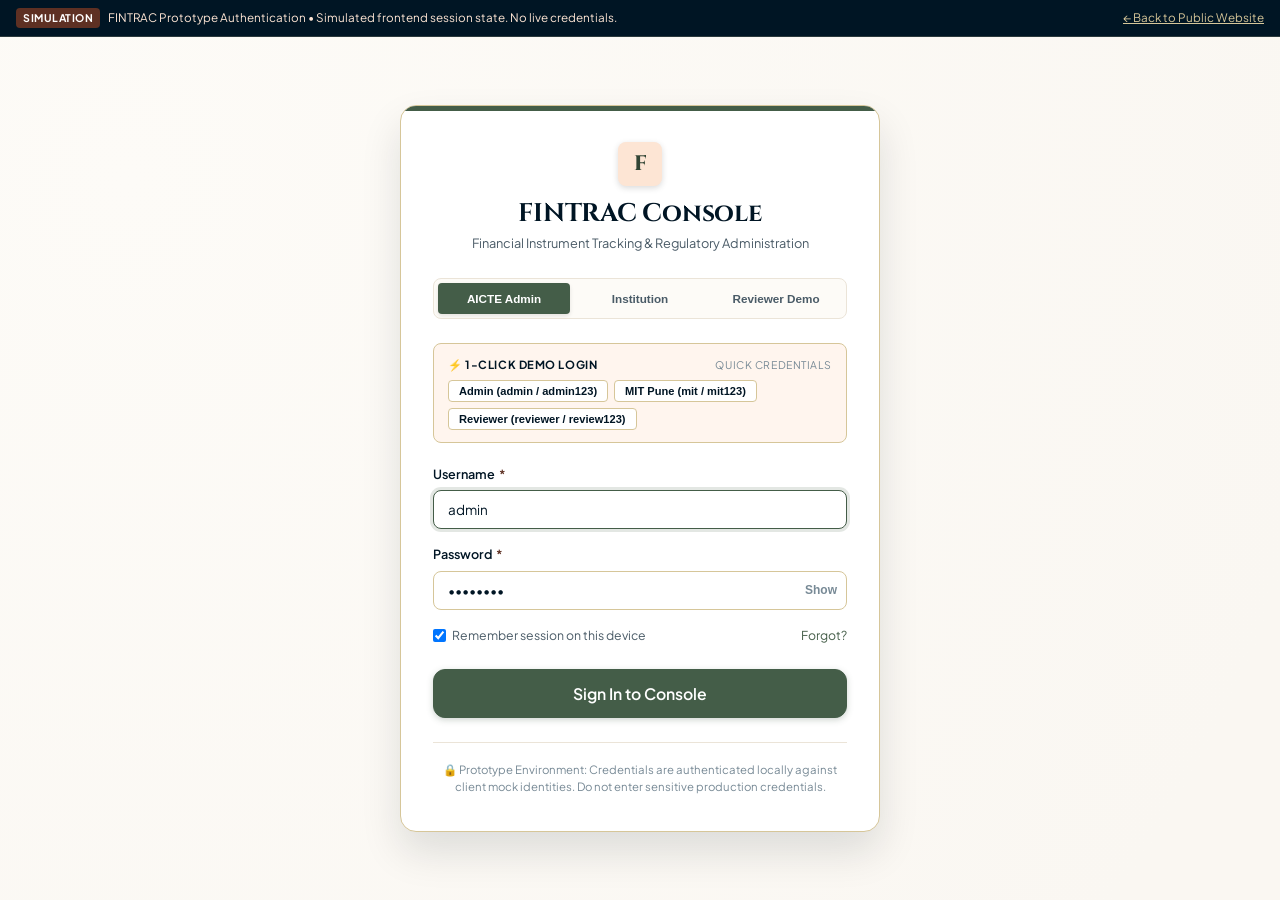
<file: audit.html>
<!DOCTYPE html>
<html lang="en">
<head>
  <meta charset="UTF-8">
  <meta name="viewport" content="width=device-width, initial-scale=1.0">
  <title>Audit History &amp; Regulatory Provenance | FINTRAC</title>
  <link rel="stylesheet" href="css/style.css">
  <link rel="stylesheet" href="css/dashboard.css">
  <link rel="stylesheet" href="css/forms.css">
  <link rel="stylesheet" href="css/responsive.css">
</head>
<body>

  <!-- Top Prototype Disclaimer Banner -->
  <div class="prototype-banner">
    <div class="banner-text">
      <span class="pill-indicator">AUDIT TRAIL</span>
      <span>FINTRAC Provenance Engine • Demonstrative immutable activity history logging all user actions.</span>
    </div>
    <div>
      <a href="javascript:void(0)" onclick="FINTRAC_APP.confirmResetDemo()">Reset Demo Data</a>
    </div>
  </div>

  <div class="app-container">
    <div class="sidebar-backdrop"></div>

    <!-- Sidebar Navigation -->
    <aside class="app-sidebar">
      <div class="sidebar-header">
        <a href="admin.html" class="brand-logo">
          <div class="brand-symbol">F</div>
          <div class="brand-text">
            <h1>FINTRAC</h1>
            <span>Audit Bureau</span>
          </div>
        </a>
      </div>

      <div class="sidebar-role-badge">
        <span class="role-name user-role-label">Audit Console</span>
        <span class="status-live">● Immutable Feed</span>
      </div>

      <nav class="sidebar-nav">
        <div class="nav-section-title">Navigation</div>
        <a href="admin.html" class="nav-item">
          <svg viewBox="0 0 24 24" fill="none" stroke-width="2"><rect x="3" y="3" width="7" height="7"></rect><rect x="14" y="3" width="7" height="7"></rect><rect x="14" y="14" width="7" height="7"></rect><rect x="3" y="14" width="7" height="7"></rect></svg>
          Command Centre
        </a>
        <a href="fdr-records.html" class="nav-item">
          <svg viewBox="0 0 24 24" fill="none" stroke-width="2"><rect x="2" y="4" width="20" height="16" rx="2"></rect><line x1="2" y1="10" x2="22" y2="10"></line></svg>
          All FDR Records
        </a>
        <a href="audit.html" class="nav-item active">
          <svg viewBox="0 0 24 24" fill="none" stroke-width="2"><path d="M14 2H6a2 2 0 0 0-2 2v16a2 2 0 0 0 2 2h12a2 2 0 0 0 2-2V8z"></path><polyline points="14 2 14 8 20 8"></polyline><line x1="16" y1="13" x2="8" y2="13"></line><line x1="16" y1="17" x2="8" y2="17"></line></svg>
          Audit History
        </a>
        <a href="reports.html" class="nav-item">
          <svg viewBox="0 0 24 24" fill="none" stroke-width="2"><line x1="18" y1="20" x2="18" y2="10"></line><line x1="12" y1="20" x2="12" y2="4"></line><line x1="6" y1="20" x2="6" y2="14"></line></svg>
          Reports &amp; Analytics
        </a>
        <a href="maturity.html" class="nav-item">
          <svg viewBox="0 0 24 24" fill="none" stroke-width="2"><circle cx="12" cy="12" r="10"></circle><polyline points="12 6 12 12 14 14"></polyline></svg>
          Maturity Monitoring
        </a>
        <a href="verification.html" class="nav-item">
          <svg viewBox="0 0 24 24" fill="none" stroke-width="2"><path d="M9 11l3 3L22 4"></path><path d="M21 12v7a2 2 0 0 1-2 2H5a2 2 0 0 1-2-2V5a2 2 0 0 1 2-2h11"></path></svg>
          Verification Scrutiny
        </a>
      </nav>

      <div class="sidebar-footer">
        <div class="sidebar-user">
          <div class="user-avatar">AB</div>
          <div class="user-details">
            <div class="user-name">Dr. R. K. Soni</div>
            <div class="user-subtext">AICTE Bureau Chief</div>
          </div>
          <button class="btn-sidebar-logout" onclick="FINTRAC_AUTH.logout()" title="Sign Out">
            <svg width="18" height="18" fill="none" stroke="currentColor" stroke-width="2" viewBox="0 0 24 24"><path d="M9 21H5a2 2 0 0 1-2-2V5a2 2 0 0 1 2-2h4"></path><polyline points="16 17 21 12 16 7"></polyline><line x1="21" y1="12" x2="9" y2="12"></line></svg>
          </button>
        </div>
      </div>
    </aside>

    <!-- Main Content -->
    <main class="app-main">
      <header class="app-topbar">
        <div class="topbar-left">
          <button class="btn-mobile-toggle">
            <svg width="20" height="20" fill="none" stroke="currentColor" stroke-width="2" viewBox="0 0 24 24"><line x1="3" y1="12" x2="21" y2="12"></line><line x1="3" y1="6" x2="21" y2="6"></line><line x1="3" y1="18" x2="21" y2="18"></line></svg>
          </button>
          <div class="page-title-box">
            <h2 class="serif-heading">Chronological Audit History &amp; Provenance</h2>
            <p>Non-repudiable log of all system transitions, registrations, scrutinies, and order determinations</p>
          </div>
        </div>

        <div class="topbar-right">
          <button class="btn btn-secondary btn-sm" onclick="FINTRAC_AUDIT.exportAuditCSV()">
            Export Audit CSV
          </button>
        </div>
      </header>

      <div class="page-container">

        <!-- Provenance Notice Banner -->
        <div style="background: var(--bg-card); border: 1px solid var(--border-medium); border-left: 5px solid var(--color-forest); border-radius: var(--radius-md); padding: 18px 24px; box-shadow: var(--shadow-sm); display: flex; gap: 16px; align-items: flex-start;">
          <div style="width: 36px; height: 36px; border-radius: 50%; background: var(--color-peach-light); color: var(--color-forest); display: flex; align-items: center; justify-content: center; flex-shrink: 0;">
            <svg width="20" height="20" fill="none" stroke="currentColor" stroke-width="2" viewBox="0 0 24 24"><path d="M12 22s8-4 8-10V5l-8-3-8 3v7c0 6 8 10 8 10z"></path></svg>
          </div>
          <div>
            <h4 style="color: var(--color-navy); margin-bottom: 4px;">Demonstration Audit Trail Integrity</h4>
            <p style="font-size: 0.84rem; color: var(--text-secondary); line-height: 1.5;">
              Every operation across the FINTRAC prototype is appended as an immutable record. For transparency: this browser-based prototype audit history is demonstrative and stored in client localStorage; production deployments would anchor audit hashes into cryptographically tamper-proof regulatory ledgers.
            </p>
          </div>
        </div>

        <!-- Filter Bar -->
        <div class="filter-bar">
          <div class="filter-group">
            <div class="search-input-wrapper">
              <svg width="16" height="16" fill="none" stroke="currentColor" stroke-width="2" viewBox="0 0 24 24"><circle cx="11" cy="11" r="8"></circle><line x1="21" y1="21" x2="16.65" y2="16.65"></line></svg>
              <input type="text" id="audit-search-input" placeholder="Search by action, FDR reference, remarks..." oninput="FINTRAC_AUDIT.renderAuditTable()">
            </div>

            <select class="filter-select" id="audit-role-select" onchange="FINTRAC_AUDIT.filterByRole(this.value)">
              <option value="ALL">All Roles</option>
              <option value="AICTE">AICTE Administrator</option>
              <option value="Institution">Institution Administrator</option>
              <option value="Reviewer">Authorized Reviewer</option>
            </select>
          </div>

          <div>
            <button class="btn btn-secondary btn-sm" onclick="FINTRAC_AUDIT.renderAuditTable()">Refresh Logs</button>
          </div>
        </div>

        <!-- Audit Table -->
        <div class="dashboard-card">
          <div class="card-header">
            <h3>
              <svg width="20" height="20" fill="none" stroke="currentColor" stroke-width="2" viewBox="0 0 24 24"><path d="M14 2H6a2 2 0 0 0-2 2v16a2 2 0 0 0 2 2h12a2 2 0 0 0 2-2V8z"></path><polyline points="14 2 14 8 20 8"></polyline></svg>
              Master Activity Trail
            </h3>
            <span class="badge badge-forest">Reverse Chronological</span>
          </div>

          <div class="card-body">
            <div class="table-responsive">
              <table class="data-table">
                <thead>
                  <tr>
                    <th>Timestamp &amp; Log ID</th>
                    <th>Action Executed</th>
                    <th>Actor Role</th>
                    <th>FDR Reference</th>
                    <th>Status Transition</th>
                    <th>Operational Remarks</th>
                    <th class="text-center">Hash Integrity</th>
                  </tr>
                </thead>
                <tbody id="audit-table-tbody">
                  <!-- Populated by audit.js -->
                </tbody>
              </table>
            </div>
          </div>
        </div>

      </div>
    </main>
  </div>

  <div id="toast-container"></div>

  <script src="js/storage.js"></script>
  <script src="js/auth.js"></script>
  <script src="js/app.js"></script>
  <script src="js/audit.js"></script>
  <script>
    document.addEventListener('DOMContentLoaded', () => {
      FINTRAC_AUTH.guard(['admin', 'institution', 'reviewer']);
      FINTRAC_AUDIT.init();
    });
  </script>
</body>
</html>
</file>
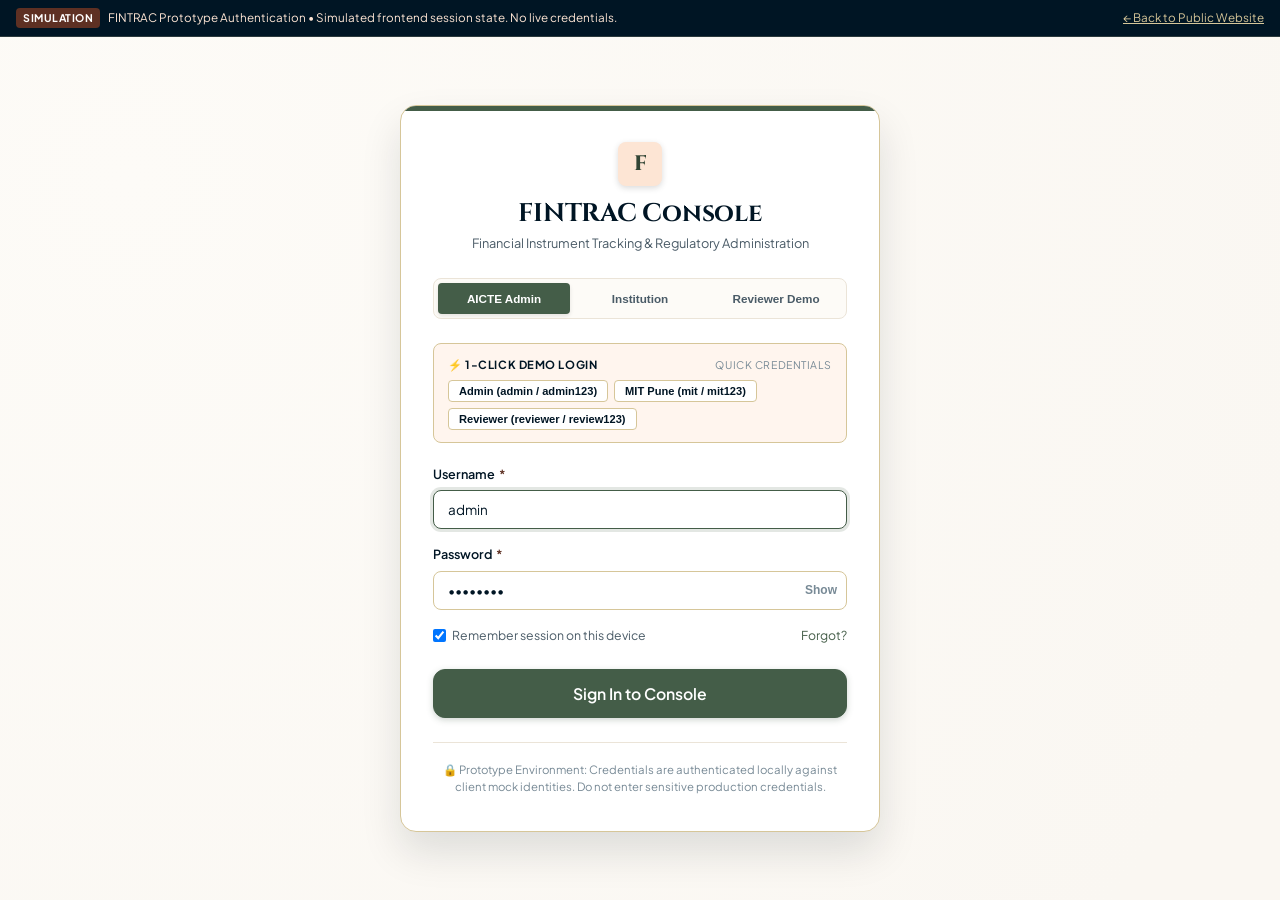
<file: fdr-records.html>
<!DOCTYPE html>
<html lang="en">
<head>
  <meta charset="UTF-8">
  <meta name="viewport" content="width=device-width, initial-scale=1.0">
  <title>Central FDR Registry | FINTRAC</title>
  <link rel="stylesheet" href="css/style.css">
  <link rel="stylesheet" href="css/dashboard.css">
  <link rel="stylesheet" href="css/forms.css">
  <link rel="stylesheet" href="css/responsive.css">
</head>
<body>

  <!-- Top Prototype Disclaimer Banner -->
  <div class="prototype-banner">
    <div class="banner-text">
      <span class="pill-indicator">CENTRAL REGISTRY</span>
      <span>FINTRAC: Master Fixed Deposit &amp; Security Deposit Registry. Dynamic maturity tracking active.</span>
    </div>
    <div>
      <a href="javascript:void(0)" onclick="FINTRAC_APP.confirmResetDemo()">Reset Demo Data</a>
    </div>
  </div>

  <div class="app-container">
    <div class="sidebar-backdrop"></div>

    <!-- Sidebar Navigation -->
    <aside class="app-sidebar">
      <div class="sidebar-header">
        <a href="admin.html" class="brand-logo">
          <div class="brand-symbol">F</div>
          <div class="brand-text">
            <h1>FINTRAC</h1>
            <span>Regulatory Registry</span>
          </div>
        </a>
      </div>

      <div class="sidebar-role-badge">
        <span class="role-name user-role-label">Registry Console</span>
        <span class="status-live">● Live Registry</span>
      </div>

      <nav class="sidebar-nav">
        <div class="nav-section-title">Navigation</div>
        <a href="admin.html" class="nav-item">
          <svg viewBox="0 0 24 24" fill="none" stroke-width="2"><rect x="3" y="3" width="7" height="7"></rect><rect x="14" y="3" width="7" height="7"></rect><rect x="14" y="14" width="7" height="7"></rect><rect x="3" y="14" width="7" height="7"></rect></svg>
          Command Centre
        </a>
        <a href="fdr-records.html" class="nav-item active">
          <svg viewBox="0 0 24 24" fill="none" stroke-width="2"><rect x="2" y="4" width="20" height="16" rx="2"></rect><line x1="2" y1="10" x2="22" y2="10"></line></svg>
          All FDR Records
        </a>
        <a href="add-fdr.html" class="nav-item">
          <svg viewBox="0 0 24 24" fill="none" stroke-width="2"><line x1="12" y1="5" x2="12" y2="19"></line><line x1="5" y1="12" x2="19" y2="12"></line></svg>
          Add New FDR
        </a>
        <a href="verification.html" class="nav-item">
          <svg viewBox="0 0 24 24" fill="none" stroke-width="2"><path d="M9 11l3 3L22 4"></path><path d="M21 12v7a2 2 0 0 1-2 2H5a2 2 0 0 1-2-2V5a2 2 0 0 1 2-2h11"></path></svg>
          Verification Scrutiny
        </a>
        <a href="maturity.html" class="nav-item">
          <svg viewBox="0 0 24 24" fill="none" stroke-width="2"><circle cx="12" cy="12" r="10"></circle><polyline points="12 6 12 12 14 14"></polyline></svg>
          Maturity Monitoring
        </a>
        <a href="renewal.html" class="nav-item">
          <svg viewBox="0 0 24 24" fill="none" stroke-width="2"><polyline points="23 4 23 10 17 10"></polyline><polyline points="1 20 1 14 7 14"></polyline><path d="M3.51 9a9 9 0 0 1 14.85-3.36L23 10M1 14l4.64 4.36A9 9 0 0 0 20.49 15"></path></svg>
          Renewal Tracking
        </a>
        <a href="release-requests.html" class="nav-item">
          <svg viewBox="0 0 24 24" fill="none" stroke-width="2"><path d="M21 15v4a2 2 0 0 1-2 2H5a2 2 0 0 1-2-2v-4"></path><polyline points="7 10 12 15 17 10"></polyline><line x1="12" y1="15" x2="12" y2="3"></line></svg>
          Release / Refund
        </a>
        <a href="alerts.html" class="nav-item">
          <svg viewBox="0 0 24 24" fill="none" stroke-width="2"><path d="M18 8A6 6 0 0 0 6 8c0 7-3 9-3 9h18s-3-2-3-9"></path><path d="M13.73 21a2 2 0 0 1-3.46 0"></path></svg>
          Alert Centre
        </a>
        <a href="reports.html" class="nav-item">
          <svg viewBox="0 0 24 24" fill="none" stroke-width="2"><line x1="18" y1="20" x2="18" y2="10"></line><line x1="12" y1="20" x2="12" y2="4"></line><line x1="6" y1="20" x2="6" y2="14"></line></svg>
          Reports &amp; Analytics
        </a>
        <a href="audit.html" class="nav-item">
          <svg viewBox="0 0 24 24" fill="none" stroke-width="2"><path d="M14 2H6a2 2 0 0 0-2 2v16a2 2 0 0 0 2 2h12a2 2 0 0 0 2-2V8z"></path><polyline points="14 2 14 8 20 8"></polyline><line x1="16" y1="13" x2="8" y2="13"></line><line x1="16" y1="17" x2="8" y2="17"></line></svg>
          Audit History
        </a>
      </nav>

      <div class="sidebar-footer">
        <div class="sidebar-user">
          <div class="user-avatar">AB</div>
          <div class="user-details">
            <div class="user-name">Dr. R. K. Soni</div>
            <div class="user-subtext">AICTE Bureau Chief</div>
          </div>
          <button class="btn-sidebar-logout" onclick="FINTRAC_AUTH.logout()" title="Sign Out">
            <svg width="18" height="18" fill="none" stroke="currentColor" stroke-width="2" viewBox="0 0 24 24"><path d="M9 21H5a2 2 0 0 1-2-2V5a2 2 0 0 1 2-2h4"></path><polyline points="16 17 21 12 16 7"></polyline><line x1="21" y1="12" x2="9" y2="12"></line></svg>
          </button>
        </div>
      </div>
    </aside>

    <!-- Main Content -->
    <main class="app-main">
      <header class="app-topbar">
        <div class="topbar-left">
          <button class="btn-mobile-toggle">
            <svg width="20" height="20" fill="none" stroke="currentColor" stroke-width="2" viewBox="0 0 24 24"><line x1="3" y1="12" x2="21" y2="12"></line><line x1="3" y1="6" x2="21" y2="6"></line><line x1="3" y1="18" x2="21" y2="18"></line></svg>
          </button>
          <div class="page-title-box">
            <h2 class="serif-heading">Central Security Deposit / FDR Registry</h2>
            <p>Comprehensive repository of all institutional statutory deposits and lifecycle stages</p>
          </div>
        </div>

        <div class="topbar-right">
          <div class="quick-role-switch">
            <a href="admin.html" class="role-pill" onclick="FINTRAC_AUTH.quickSwitchRole('admin'); return false;">AICTE Admin</a>
            <a href="institution.html" class="role-pill" onclick="FINTRAC_AUTH.quickSwitchRole('institution'); return false;">Institution</a>
            <a href="reviewer.html" class="role-pill" onclick="FINTRAC_AUTH.quickSwitchRole('reviewer'); return false;">Reviewer</a>
          </div>

          <a href="add-fdr.html" class="btn btn-primary btn-sm">
            + New Deposit
          </a>
        </div>
      </header>

      <div class="page-container">

        <div class="dashboard-card">
          <div class="card-header">
            <h3>
              <svg width="20" height="20" fill="none" stroke="currentColor" stroke-width="2" viewBox="0 0 24 24"><rect x="2" y="4" width="20" height="16" rx="2"></rect><line x1="2" y1="10" x2="22" y2="10"></line></svg>
              Master Financial Instruments Register
            </h3>
            <div class="card-header-actions">
              <button class="btn btn-secondary btn-sm" onclick="FINTRAC_REPORTS.exportFDRDataCSV()">
                Download CSV
              </button>
            </div>
          </div>

          <div class="card-body">
            <!-- Filter Bar -->
            <div class="filter-bar">
              <div class="filter-group">
                <div class="search-input-wrapper">
                  <svg width="16" height="16" fill="none" stroke="currentColor" stroke-width="2" viewBox="0 0 24 24"><circle cx="11" cy="11" r="8"></circle><line x1="21" y1="21" x2="16.65" y2="16.65"></line></svg>
                  <input type="text" id="reg-search" placeholder="Search reference, bank, or institution..." oninput="filterRegistry()">
                </div>

                <select id="reg-lifecycle-filter" class="filter-select" onchange="filterRegistry()">
                  <option value="ALL">All Lifecycle Statuses</option>
                  <option value="Draft Created">Draft Created</option>
                  <option value="Submitted by Institution">Submitted by Institution</option>
                  <option value="Under Verification">Under Verification</option>
                  <option value="Verified in Demo">Verified in Demo</option>
                  <option value="Discrepancy Identified">Discrepancy Identified</option>
                  <option value="Renewal Required">Renewal Required</option>
                  <option value="Renewal Submitted">Renewal Submitted</option>
                  <option value="Renewed">Renewed</option>
                  <option value="Release Requested">Release Requested</option>
                  <option value="Released in Demo">Released in Demo</option>
                </select>

                <select id="reg-maturity-filter" class="filter-select" onchange="filterRegistry()">
                  <option value="ALL">All Maturity Horizons</option>
                  <option value="Matured">Already Matured / Overdue</option>
                  <option value="Expiring Soon">Expiring Soon (1–30 Days)</option>
                  <option value="Approaching Maturity">Approaching (31–90 Days)</option>
                  <option value="Active">Active (> 90 Days)</option>
                  <option value="Released">Released</option>
                </select>

                <select id="reg-bank-filter" class="filter-select" onchange="filterRegistry()">
                  <option value="ALL">All Commercial Banks</option>
                  <option value="State Bank of India">State Bank of India</option>
                  <option value="HDFC Bank">HDFC Bank</option>
                  <option value="ICICI Bank">ICICI Bank</option>
                  <option value="Punjab National Bank">Punjab National Bank</option>
                  <option value="Canara Bank">Canara Bank</option>
                  <option value="Bank of Baroda">Bank of Baroda</option>
                  <option value="Axis Bank">Axis Bank</option>
                  <option value="Union Bank of India">Union Bank of India</option>
                </select>

                <select id="reg-sort-filter" class="filter-select" onchange="filterRegistry()">
                  <option value="maturity_asc">Maturity Date: Closest First</option>
                  <option value="maturity_desc">Maturity Date: Furthest First</option>
                  <option value="amount_desc">Principal Amount: High to Low</option>
                </select>
              </div>
            </div>

            <!-- Table -->
            <div class="table-responsive">
              <table class="data-table">
                <thead>
                  <tr>
                    <th>FDR Reference &amp; Institution</th>
                    <th>Bank &amp; Branch</th>
                    <th>Deposit Amount</th>
                    <th>Issue Date</th>
                    <th>Maturity Date &amp; Horizon</th>
                    <th>Lifecycle Status</th>
                    <th>Verification Status</th>
                    <th>Actions</th>
                  </tr>
                </thead>
                <tbody id="fdr-table-body">
                  <!-- Populated by fdr.js -->
                </tbody>
              </table>
            </div>

          </div>
        </div>

      </div>
    </main>
  </div>

  <!-- Shared Modals -->
  <!-- View Details Modal with 12-stage Lifecycle -->
  <div class="modal-overlay" id="fdr-details-modal">
    <div class="modal-content modal-xl">
      <div class="modal-header">
        <h3 id="fdr-details-modal-title">Instrument Dossier</h3>
        <button class="modal-close" onclick="FINTRAC_APP.closeModal('fdr-details-modal')">&times;</button>
      </div>
      <div class="modal-body" id="fdr-details-modal-body"></div>
      <div class="modal-footer">
        <button class="btn btn-secondary" onclick="FINTRAC_APP.closeModal('fdr-details-modal')">Close Dossier</button>
      </div>
    </div>
  </div>

  <!-- Edit Permitted Fields Modal -->
  <div class="modal-overlay" id="fdr-edit-modal">
    <div class="modal-content">
      <div class="modal-header">
        <h3>Edit Permitted Instrument Information</h3>
        <button class="modal-close" onclick="FINTRAC_APP.closeModal('fdr-edit-modal')">&times;</button>
      </div>
      <form id="edit-fdr-form" onsubmit="FINTRAC_FDR.handleEditSubmit(event)">
        <div class="modal-body">
          <input type="hidden" id="edit-fdr-id">
          <div class="form-group">
            <label class="form-label">FDR Reference (Locked)</label>
            <input type="text" id="edit-fdr-ref" class="form-control" disabled>
          </div>
          <div class="form-grid-2">
            <div class="form-group">
              <label class="form-label">Bank (Locked)</label>
              <input type="text" id="edit-fdr-bank" class="form-control" disabled>
            </div>
            <div class="form-group">
              <label class="form-label" for="edit-fdr-branch">Branch Details</label>
              <input type="text" id="edit-fdr-branch" class="form-control" required>
            </div>
          </div>
          <div class="form-grid-2">
            <div class="form-group">
              <label class="form-label">Amount (Locked)</label>
              <input type="text" id="edit-fdr-amount" class="form-control" disabled>
            </div>
            <div class="form-group">
              <label class="form-label">Maturity Date (Locked)</label>
              <input type="date" id="edit-fdr-maturity-date" class="form-control" disabled>
            </div>
          </div>
          <div class="form-group">
            <label class="form-label" for="edit-fdr-holder">Deposit Holder</label>
            <input type="text" id="edit-fdr-holder" class="form-control" required>
          </div>
          <div class="form-group">
            <label class="form-label" for="edit-fdr-remarks">Remarks</label>
            <textarea id="edit-fdr-remarks" class="form-control" rows="2"></textarea>
          </div>
        </div>
        <div class="modal-footer">
          <button type="button" class="btn btn-secondary" onclick="FINTRAC_APP.closeModal('fdr-edit-modal')">Cancel</button>
          <button type="submit" class="btn btn-primary">Save Changes</button>
        </div>
      </form>
    </div>
  </div>

  <!-- Document Preview Modal -->
  <div class="modal-overlay" id="doc-preview-modal">
    <div class="modal-content modal-lg">
      <div class="modal-header">
        <h3 id="doc-preview-modal-title">Document Viewer</h3>
        <button class="modal-close" onclick="FINTRAC_APP.closeModal('doc-preview-modal')">&times;</button>
      </div>
      <div class="modal-body" id="doc-preview-modal-body"></div>
      <div class="modal-footer">
        <button class="btn btn-secondary" onclick="FINTRAC_APP.closeModal('doc-preview-modal')">Close Viewer</button>
      </div>
    </div>
  </div>

  <div id="toast-container"></div>

  <script src="js/storage.js"></script>
  <script src="js/auth.js"></script>
  <script src="js/app.js"></script>
  <script src="js/fdr.js"></script>
  <script src="js/reports.js"></script>
  <script>
    function filterRegistry() {
      const search = document.getElementById('reg-search').value;
      const status = document.getElementById('reg-lifecycle-filter').value;
      const maturity = document.getElementById('reg-maturity-filter').value;
      const bank = document.getElementById('reg-bank-filter').value;
      const sort = document.getElementById('reg-sort-filter').value;

      FINTRAC_FDR.renderRegistryTable('fdr-table-body', {
        searchTerm: search,
        status: status,
        maturityCategory: maturity,
        bank: bank,
        sortBy: sort
      });
    }

    document.addEventListener('DOMContentLoaded', () => {
      const user = FINTRAC_AUTH.guard(['admin', 'institution', 'reviewer']);
      filterRegistry();
    });
  </script>
</body>
</html>
</file>
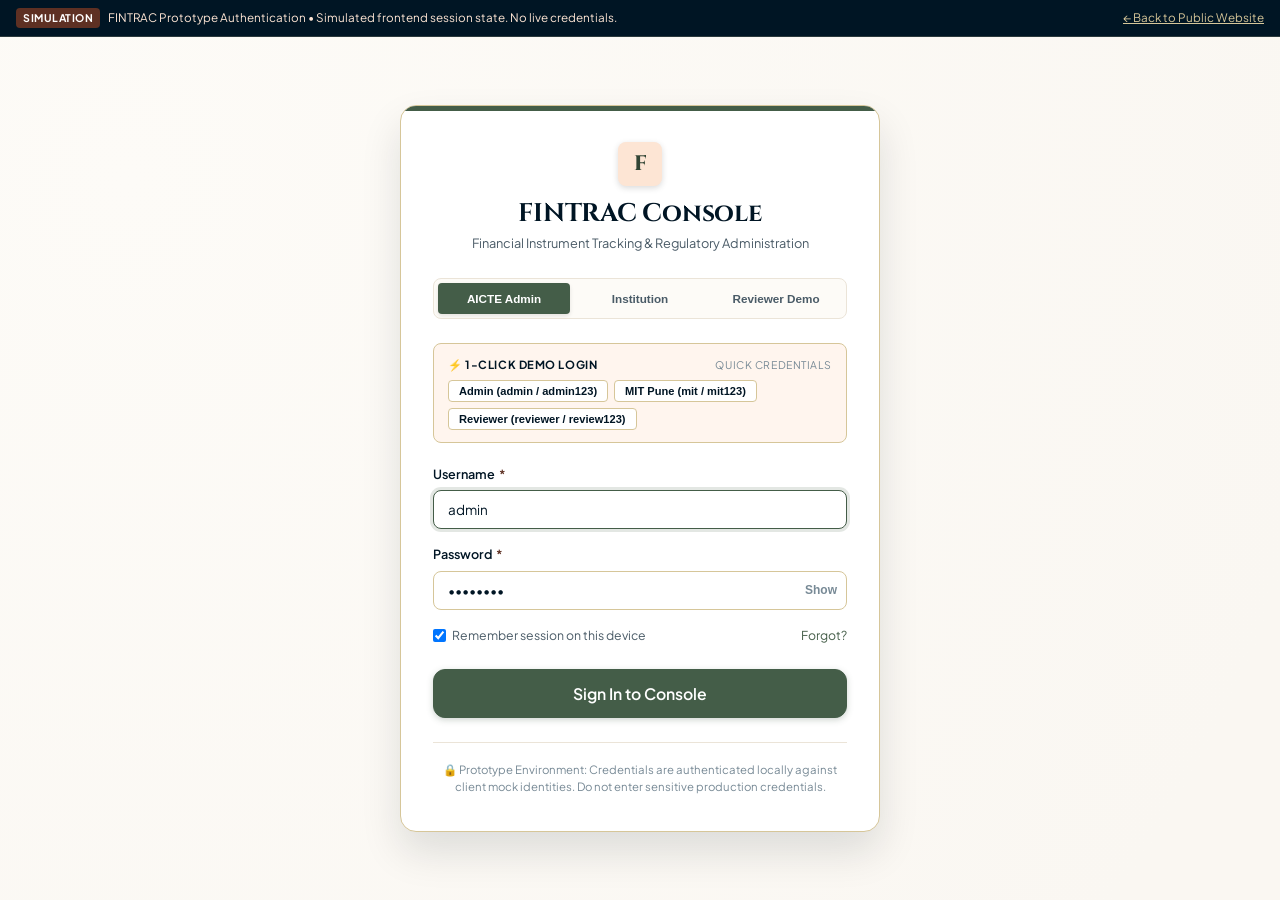
<file: institution.html>
<!DOCTYPE html>
<html lang="en">
<head>
  <meta charset="UTF-8">
  <meta name="viewport" content="width=device-width, initial-scale=1.0">
  <title>Institution Financial Workspace | FINTRAC</title>
  <link rel="stylesheet" href="css/style.css">
  <link rel="stylesheet" href="css/dashboard.css">
  <link rel="stylesheet" href="css/forms.css">
  <link rel="stylesheet" href="css/responsive.css">
</head>
<body>

  <!-- Top Prototype Disclaimer Banner -->
  <div class="prototype-banner">
    <div class="banner-text">
      <span class="pill-indicator">INSTITUTION PORTAL</span>
      <span>FINTRAC Institution Financial Workspace • Connected as Maharashtra Institute of Technology (MIT-WPU).</span>
    </div>
    <div>
      <a href="javascript:void(0)" onclick="FINTRAC_APP.confirmResetDemo()">Reset Demo Data</a>
    </div>
  </div>

  <div class="app-container">
    <div class="sidebar-backdrop"></div>

    <!-- Sidebar Navigation -->
    <aside class="app-sidebar">
      <div class="sidebar-header">
        <a href="institution.html" class="brand-logo">
          <div class="brand-symbol">F</div>
          <div class="brand-text">
            <h1>FINTRAC</h1>
            <span>Institution Workspace</span>
          </div>
        </a>
      </div>

      <div class="sidebar-role-badge">
        <span class="role-name">Institution Admin</span>
        <span class="status-live">● Active Session</span>
      </div>

      <nav class="sidebar-nav">
        <div class="nav-section-title">Workspace</div>
        <a href="institution.html" class="nav-item active">
          <svg viewBox="0 0 24 24" fill="none" stroke-width="2"><rect x="3" y="3" width="7" height="7"></rect><rect x="14" y="3" width="7" height="7"></rect><rect x="14" y="14" width="7" height="7"></rect><rect x="3" y="14" width="7" height="7"></rect></svg>
          Overview
        </a>
        <a href="#fdr-table-card" class="nav-item">
          <svg viewBox="0 0 24 24" fill="none" stroke-width="2"><rect x="2" y="4" width="20" height="16" rx="2"></rect><line x1="2" y1="10" x2="22" y2="10"></line></svg>
          My FDR Records
        </a>
        <a href="add-fdr.html" class="nav-item">
          <svg viewBox="0 0 24 24" fill="none" stroke-width="2"><line x1="12" y1="5" x2="12" y2="19"></line><line x1="5" y1="12" x2="19" y2="12"></line></svg>
          Add New FDR
        </a>

        <div class="nav-section-title">Compliance Operations</div>
        <a href="renewal.html" class="nav-item">
          <svg viewBox="0 0 24 24" fill="none" stroke-width="2"><polyline points="23 4 23 10 17 10"></polyline><polyline points="1 20 1 14 7 14"></polyline><path d="M3.51 9a9 9 0 0 1 14.85-3.36L23 10M1 14l4.64 4.36A9 9 0 0 0 20.49 15"></path></svg>
          Renewal / Replacement
        </a>
        <a href="release-requests.html" class="nav-item">
          <svg viewBox="0 0 24 24" fill="none" stroke-width="2"><path d="M21 15v4a2 2 0 0 1-2 2H5a2 2 0 0 1-2-2v-4"></path><polyline points="7 10 12 15 17 10"></polyline><line x1="12" y1="15" x2="12" y2="3"></line></svg>
          Release / Refund
        </a>
        <a href="alerts.html" class="nav-item">
          <svg viewBox="0 0 24 24" fill="none" stroke-width="2"><polygon points="7.86 2 16.14 2 22 7.86 22 16.14 16.14 22 7.86 22 2 16.14 2 7.86 7.86 2"></polygon><line x1="12" y1="8" x2="12" y2="12"></line><line x1="12" y1="16" x2="12.01" y2="16"></line></svg>
          Pending Actions
        </a>

        <div class="nav-section-title">Reporting &amp; Profile</div>
        <a href="reports.html" class="nav-item">
          <svg viewBox="0 0 24 24" fill="none" stroke-width="2"><line x1="18" y1="20" x2="18" y2="10"></line><line x1="12" y1="20" x2="12" y2="4"></line><line x1="6" y1="20" x2="6" y2="14"></line></svg>
          Reports
        </a>
        <a href="profile.html" class="nav-item">
          <svg viewBox="0 0 24 24" fill="none" stroke-width="2"><path d="M20 21v-2a4 4 0 0 0-4-4H8a4 4 0 0 0-4 4v2"></path><circle cx="12" cy="7" r="4"></circle></svg>
          Institution Profile
        </a>
      </nav>

      <div class="sidebar-footer">
        <div class="sidebar-user">
          <div class="user-avatar" style="background: var(--color-peach); color: var(--color-forest-dark);">MIT</div>
          <div class="user-details">
            <div class="user-name">Dr. S. K. Kulkarni</div>
            <div class="user-subtext">Registrar, MIT-WPU</div>
          </div>
          <button class="btn-sidebar-logout" onclick="FINTRAC_AUTH.logout()" title="Sign Out">
            <svg width="18" height="18" fill="none" stroke="currentColor" stroke-width="2" viewBox="0 0 24 24"><path d="M9 21H5a2 2 0 0 1-2-2V5a2 2 0 0 1 2-2h4"></path><polyline points="16 17 21 12 16 7"></polyline><line x1="21" y1="12" x2="9" y2="12"></line></svg>
          </button>
        </div>
      </div>
    </aside>

    <!-- Main Content -->
    <main class="app-main">
      <header class="app-topbar">
        <div class="topbar-left">
          <button class="btn-mobile-toggle">
            <svg width="20" height="20" fill="none" stroke="currentColor" stroke-width="2" viewBox="0 0 24 24"><line x1="3" y1="12" x2="21" y2="12"></line><line x1="3" y1="6" x2="21" y2="6"></line><line x1="3" y1="18" x2="21" y2="18"></line></svg>
          </button>
          <div class="page-title-box">
            <h2 class="serif-heading">Institution Financial Workspace</h2>
            <p id="inst-display-details">Maharashtra Institute of Technology (MIT-WPU) • Pune, Maharashtra</p>
          </div>
        </div>

        <div class="topbar-right">
          <div class="quick-role-switch">
            <a href="admin.html" class="role-pill" onclick="FINTRAC_AUTH.quickSwitchRole('admin'); return false;">AICTE Admin</a>
            <a href="institution.html" class="role-pill active">Institution</a>
            <a href="reviewer.html" class="role-pill" onclick="FINTRAC_AUTH.quickSwitchRole('reviewer'); return false;">Reviewer</a>
          </div>

          <a href="add-fdr.html" class="btn btn-primary btn-sm">
            <svg width="14" height="14" fill="none" stroke="currentColor" stroke-width="2" viewBox="0 0 24 24"><line x1="12" y1="5" x2="12" y2="19"></line><line x1="5" y1="12" x2="19" y2="12"></line></svg>
            Add New FDR
          </a>
        </div>
      </header>

      <div class="page-container">

        <!-- Institution Banner Card -->
        <div style="background: #FFFFFF; border: 1px solid var(--border-medium); border-left: 5px solid var(--color-forest); border-radius: var(--radius-md); padding: 22px 28px; box-shadow: var(--shadow-sm); display: flex; justify-content: space-between; align-items: center; flex-wrap: wrap; gap: 16px;">
          <div>
            <span class="badge badge-forest mb-4">APPROVED INSTITUTION</span>
            <h3 class="serif-heading" style="font-size: 1.45rem; color: var(--color-navy); margin-bottom: 4px;" id="inst-display-name">
              Maharashtra Institute of Technology (MIT-WPU)
            </h3>
            <p style="font-size: 0.85rem; color: var(--text-secondary);">
              AICTE Institution ID: <strong class="font-mono text-navy" id="inst-display-id">INST-AICTE-1001</strong> • Permanent Approval Status: Compliant
            </p>
          </div>

          <div style="display: flex; gap: 12px;">
            <a href="renewal.html" class="btn btn-outline btn-sm">Submit Renewal</a>
            <a href="release-requests.html" class="btn btn-secondary btn-sm">Release Petition</a>
          </div>
        </div>

        <!-- Institutional Metric Cards -->
        <div class="stats-grid">
          <div class="stat-card">
            <div class="stat-header">
              <span class="stat-title">Total FDR Records</span>
              <div class="stat-icon">📄</div>
            </div>
            <div class="stat-value" id="inst-stat-total-fdrs">0</div>
            <div class="stat-footer">Registered instruments</div>
          </div>

          <div class="stat-card card-navy">
            <div class="stat-header">
              <span class="stat-title">Active FDRs</span>
              <div class="stat-icon">🔒</div>
            </div>
            <div class="stat-value" id="inst-stat-active-fdrs">0</div>
            <div class="stat-footer"><span class="trend-up">Lien Active</span> in AICTE Favor</div>
          </div>

          <div class="stat-card card-terracotta">
            <div class="stat-header">
              <span class="stat-title">Expiring Soon / Matured</span>
              <div class="stat-icon">⚠️</div>
            </div>
            <div class="stat-value text-terracotta" id="inst-stat-expiring-fdrs">0</div>
            <div class="stat-footer"><span class="trend-warning">Action Needed</span></div>
          </div>

          <div class="stat-card card-olive">
            <div class="stat-header">
              <span class="stat-title">Pending Verification</span>
              <div class="stat-icon">⏳</div>
            </div>
            <div class="stat-value" id="inst-stat-pending-verif">0</div>
            <div class="stat-footer">Under council scrutiny</div>
          </div>

          <div class="stat-card card-peach">
            <div class="stat-header">
              <span class="stat-title">Total Deposit Amount</span>
              <div class="stat-icon">₹</div>
            </div>
            <div class="stat-value" id="inst-stat-total-deposit">₹0</div>
            <div class="stat-footer">Cumulative corpus value</div>
          </div>
        </div>

        <!-- Section A: FDR Records Table -->
        <div class="dashboard-card" id="fdr-table-card">
          <div class="card-header">
            <h3>
              <svg width="20" height="20" fill="none" stroke="currentColor" stroke-width="2" viewBox="0 0 24 24"><rect x="2" y="4" width="20" height="16" rx="2"></rect><line x1="2" y1="10" x2="22" y2="10"></line></svg>
              My Security Deposit / FDR Registry
            </h3>
            <div class="card-header-actions">
              <a href="add-fdr.html" class="btn btn-primary btn-sm">+ New Deposit</a>
            </div>
          </div>

          <div class="card-body">
            <!-- Filter Toolbar -->
            <div class="filter-bar">
              <div class="filter-group">
                <div class="search-input-wrapper">
                  <svg width="16" height="16" fill="none" stroke="currentColor" stroke-width="2" viewBox="0 0 24 24"><circle cx="11" cy="11" r="8"></circle><line x1="21" y1="21" x2="16.65" y2="16.65"></line></svg>
                  <input type="text" id="inst-fdr-search" placeholder="Search by FDR No. or bank name..." oninput="FINTRAC_INSTITUTION.renderFDRTable()">
                </div>

                <select id="inst-status-filter" class="filter-select" onchange="FINTRAC_INSTITUTION.renderFDRTable()">
                  <option value="ALL">All Lifecycle Statuses</option>
                  <option value="Draft Created">Draft Created</option>
                  <option value="Submitted by Institution">Submitted by Institution</option>
                  <option value="Under Verification">Under Verification</option>
                  <option value="Verified in Demo">Verified in Demo</option>
                  <option value="Discrepancy Identified">Discrepancy Identified</option>
                  <option value="Renewal Required">Renewal Required</option>
                  <option value="Renewal Submitted">Renewal Submitted</option>
                  <option value="Renewed">Renewed</option>
                  <option value="Release Requested">Release Requested</option>
                  <option value="Released in Demo">Released in Demo</option>
                </select>

                <select id="inst-sort-filter" class="filter-select" onchange="FINTRAC_INSTITUTION.renderFDRTable()">
                  <option value="maturity_asc">Maturity Date: Closest First</option>
                  <option value="maturity_desc">Maturity Date: Furthest First</option>
                  <option value="amount_desc">Deposit Amount: High to Low</option>
                </select>
              </div>

              <div>
                <button class="btn btn-secondary btn-sm" onclick="FINTRAC_REPORTS.exportFDRDataCSV()">
                  Export CSV
                </button>
              </div>
            </div>

            <!-- Table -->
            <div class="table-responsive">
              <table class="data-table">
                <thead>
                  <tr>
                    <th>FDR Reference</th>
                    <th>Bank &amp; Branch</th>
                    <th>Deposit Amount</th>
                    <th>Issue Date</th>
                    <th>Maturity Date</th>
                    <th>Lifecycle Status</th>
                    <th>Verification</th>
                    <th>Actions</th>
                  </tr>
                </thead>
                <tbody id="inst-fdr-table-body">
                  <!-- Populated by JavaScript -->
                </tbody>
              </table>
            </div>
          </div>
        </div>

      </div>
    </main>
  </div>

  <!-- Shared Modals -->
  <!-- View Details Modal -->
  <div class="modal-overlay" id="fdr-details-modal">
    <div class="modal-content modal-lg">
      <div class="modal-header">
        <h3 id="fdr-details-modal-title">Instrument Dossier</h3>
        <button class="modal-close" onclick="FINTRAC_APP.closeModal('fdr-details-modal')">&times;</button>
      </div>
      <div class="modal-body" id="fdr-details-modal-body"></div>
      <div class="modal-footer">
        <button class="btn btn-secondary" onclick="FINTRAC_APP.closeModal('fdr-details-modal')">Close Dossier</button>
      </div>
    </div>
  </div>

  <!-- Edit Permitted Info Modal -->
  <div class="modal-overlay" id="fdr-edit-modal">
    <div class="modal-content">
      <div class="modal-header">
        <h3>Edit Permitted Instrument Information</h3>
        <button class="modal-close" onclick="FINTRAC_APP.closeModal('fdr-edit-modal')">&times;</button>
      </div>
      <form id="edit-fdr-form" onsubmit="FINTRAC_FDR.handleEditSubmit(event)">
        <div class="modal-body">
          <input type="hidden" id="edit-fdr-id">
          <div class="form-group">
            <label class="form-label">FDR Reference (Locked)</label>
            <input type="text" id="edit-fdr-ref" class="form-control" disabled>
          </div>
          <div class="form-grid-2">
            <div class="form-group">
              <label class="form-label">Bank (Locked)</label>
              <input type="text" id="edit-fdr-bank" class="form-control" disabled>
            </div>
            <div class="form-group">
              <label class="form-label" for="edit-fdr-branch">Branch Details</label>
              <input type="text" id="edit-fdr-branch" class="form-control" required>
            </div>
          </div>
          <div class="form-grid-2">
            <div class="form-group">
              <label class="form-label">Amount (Locked)</label>
              <input type="text" id="edit-fdr-amount" class="form-control" disabled>
            </div>
            <div class="form-group">
              <label class="form-label">Maturity Date (Locked)</label>
              <input type="date" id="edit-fdr-maturity-date" class="form-control" disabled>
            </div>
          </div>
          <div class="form-group">
            <label class="form-label" for="edit-fdr-holder">Deposit Holder Endorsement</label>
            <input type="text" id="edit-fdr-holder" class="form-control" required>
          </div>
          <div class="form-group">
            <label class="form-label" for="edit-fdr-remarks">Institutional Remarks &amp; Updates</label>
            <textarea id="edit-fdr-remarks" class="form-control" rows="2"></textarea>
          </div>
        </div>
        <div class="modal-footer">
          <button type="button" class="btn btn-secondary" onclick="FINTRAC_APP.closeModal('fdr-edit-modal')">Cancel</button>
          <button type="submit" class="btn btn-primary">Save Changes</button>
        </div>
      </form>
    </div>
  </div>

  <!-- Document Preview Modal -->
  <div class="modal-overlay" id="doc-preview-modal">
    <div class="modal-content modal-lg">
      <div class="modal-header">
        <h3 id="doc-preview-modal-title">Document Viewer</h3>
        <button class="modal-close" onclick="FINTRAC_APP.closeModal('doc-preview-modal')">&times;</button>
      </div>
      <div class="modal-body" id="doc-preview-modal-body"></div>
      <div class="modal-footer">
        <button class="btn btn-secondary" onclick="FINTRAC_APP.closeModal('doc-preview-modal')">Close Viewer</button>
      </div>
    </div>
  </div>

  <div id="toast-container"></div>

  <script src="js/storage.js"></script>
  <script src="js/auth.js"></script>
  <script src="js/app.js"></script>
  <script src="js/fdr.js"></script>
  <script src="js/institution.js"></script>
  <script src="js/reports.js"></script>
  <script>
    document.addEventListener('DOMContentLoaded', () => {
      FINTRAC_AUTH.guard(['institution']);
      FINTRAC_INSTITUTION.init();
    });
  </script>
</body>
</html>
</file>
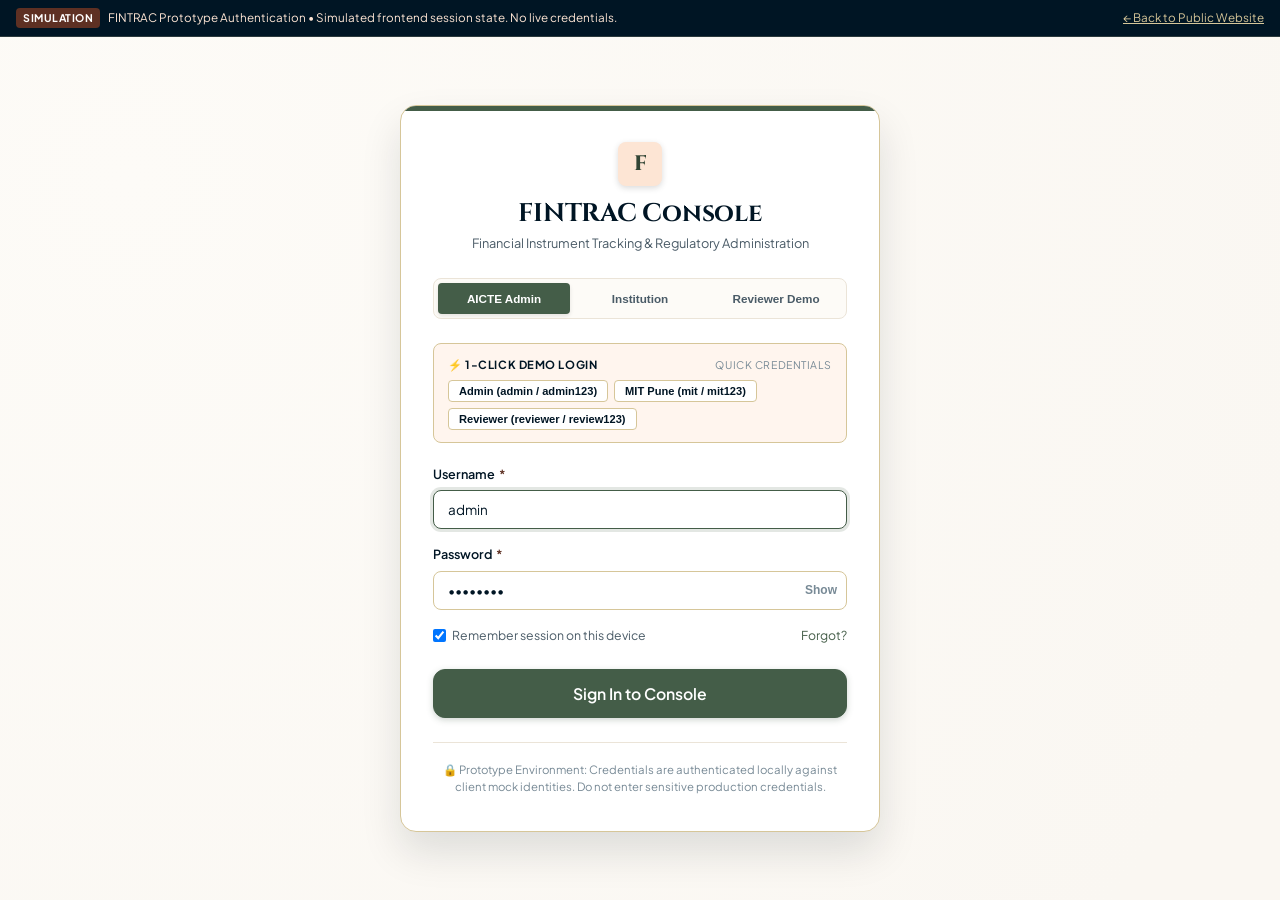
<file: login.html>
<!DOCTYPE html>
<html lang="en">
<head>
  <meta charset="UTF-8">
  <meta name="viewport" content="width=device-width, initial-scale=1.0">
  <title>Sign In — FINTRAC Regulatory Administration Console</title>
  <link rel="stylesheet" href="css/style.css">
  <link rel="stylesheet" href="css/dashboard.css">
  <link rel="stylesheet" href="css/forms.css">
  <link rel="stylesheet" href="css/responsive.css">
  <style>
    .login-wrapper {
      min-height: 100vh;
      display: flex;
      flex-direction: column;
      background: radial-gradient(circle at 10% 20%, var(--bg-card-subtle) 0%, var(--bg-primary) 90%);
    }
    .login-container {
      flex: 1;
      display: flex;
      align-items: center;
      justify-content: center;
      padding: 30px 20px;
    }
    .login-card {
      background: #FFFFFF;
      border: 1px solid var(--border-medium);
      border-radius: var(--radius-lg);
      box-shadow: var(--shadow-xl);
      max-width: 480px;
      width: 100%;
      padding: 36px 32px;
      position: relative;
      overflow: hidden;
    }
    .login-card::before {
      content: '';
      position: absolute;
      top: 0;
      left: 0;
      right: 0;
      height: 5px;
      background: var(--color-forest);
    }
    .role-tabs {
      display: grid;
      grid-template-columns: repeat(3, 1fr);
      background: var(--bg-card-subtle);
      border: 1px solid var(--border-light);
      border-radius: var(--radius-sm);
      padding: 4px;
      gap: 4px;
      margin-bottom: 24px;
    }
    .role-tab-btn {
      padding: 9px 6px;
      font-size: 0.78rem;
      font-weight: 700;
      border: none;
      background: transparent;
      border-radius: 4px;
      cursor: pointer;
      color: var(--text-secondary);
      transition: all var(--transition-fast);
      text-align: center;
    }
    .role-tab-btn.active {
      background: var(--color-forest);
      color: #FFFFFF;
      box-shadow: 0 2px 4px rgba(0,0,0,0.1);
    }
    .quick-autofill-box {
      background: var(--color-peach-light);
      border: 1px solid var(--border-medium);
      border-radius: var(--radius-sm);
      padding: 12px 14px;
      margin-bottom: 22px;
    }
    .quick-autofill-title {
      font-size: 0.75rem;
      font-weight: 700;
      text-transform: uppercase;
      letter-spacing: 0.05em;
      color: var(--color-navy);
      margin-bottom: 6px;
      display: flex;
      align-items: center;
      justify-content: space-between;
    }
    .autofill-buttons {
      display: flex;
      gap: 6px;
      flex-wrap: wrap;
    }
    .autofill-btn {
      padding: 4px 10px;
      font-size: 0.74rem;
      background: #FFFFFF;
      border: 1px solid var(--border-medium);
      border-radius: 4px;
      cursor: pointer;
      color: var(--color-navy);
      font-weight: 600;
      transition: all var(--transition-fast);
    }
    .autofill-btn:hover {
      background: var(--color-peach);
      border-color: var(--color-forest);
    }
  </style>
</head>
<body class="login-wrapper">

  <!-- Top Prototype Banner -->
  <div class="prototype-banner">
    <div class="banner-text">
      <span class="pill-indicator">SIMULATION</span>
      <span>FINTRAC Prototype Authentication • Simulated frontend session state. No live credentials.</span>
    </div>
    <div>
      <a href="index.html">← Back to Public Website</a>
    </div>
  </div>

  <div class="login-container">
    <div class="login-card">
      <div style="text-align: center; margin-bottom: 24px;">
        <div class="brand-symbol" style="margin: 0 auto 12px auto; width: 44px; height: 44px; font-size: 1.4rem;">F</div>
        <h2 class="serif-heading" style="font-size: 1.7rem; margin-bottom: 4px;">FINTRAC Console</h2>
        <p style="font-size: 0.85rem; color: var(--text-secondary);">Financial Instrument Tracking &amp; Regulatory Administration</p>
      </div>

      <!-- Role Selector Tabs -->
      <div class="role-tabs" id="role-tabs">
        <button type="button" class="role-tab-btn active" data-role="admin" onclick="switchLoginRole('admin')">
          AICTE Admin
        </button>
        <button type="button" class="role-tab-btn" data-role="institution" onclick="switchLoginRole('institution')">
          Institution
        </button>
        <button type="button" class="role-tab-btn" data-role="reviewer" onclick="switchLoginRole('reviewer')">
          Reviewer Demo
        </button>
      </div>

      <!-- Quick 1-Click Autofill for Hackathon Judges -->
      <div class="quick-autofill-box">
        <div class="quick-autofill-title">
          <span>⚡ 1-Click Demo Login</span>
          <span style="font-weight: 400; font-size: 0.7rem; color: var(--text-muted);">Quick Credentials</span>
        </div>
        <div class="autofill-buttons">
          <button type="button" class="autofill-btn" onclick="autofillCredentials('admin', 'admin123', 'admin')">
            Admin (admin / admin123)
          </button>
          <button type="button" class="autofill-btn" onclick="autofillCredentials('mit', 'mit123', 'institution')">
            MIT Pune (mit / mit123)
          </button>
          <button type="button" class="autofill-btn" onclick="autofillCredentials('reviewer', 'review123', 'reviewer')">
            Reviewer (reviewer / review123)
          </button>
        </div>
      </div>

      <!-- Login Form -->
      <form id="login-form">
        <div class="form-group">
          <label class="form-label" for="login-username">
            Username <span class="required">*</span>
          </label>
          <input type="text" id="login-username" class="form-control" placeholder="e.g. admin or mit" required autofocus>
        </div>

        <div class="form-group">
          <label class="form-label" for="login-password">
            Password <span class="required">*</span>
          </label>
          <div class="input-group">
            <input type="password" id="login-password" class="form-control" placeholder="••••••••" required>
            <button type="button" id="btn-toggle-password" style="position: absolute; right: 10px; background: none; border: none; cursor: pointer; color: var(--text-muted); font-size: 0.8rem; font-weight: 600;" onclick="togglePasswordVisibility()">
              Show
            </button>
          </div>
        </div>

        <div style="display: flex; align-items: center; justify-content: space-between; margin: 16px 0 24px 0; font-size: 0.82rem;">
          <label style="display: flex; align-items: center; gap: 6px; cursor: pointer; color: var(--text-secondary);">
            <input type="checkbox" id="login-remember" checked>
            <span>Remember session on this device</span>
          </label>
          <a href="javascript:void(0)" onclick="alert('Demo prototype password recovery:\n\nAdmin: admin / admin123\nInstitution: mit / mit123\nReviewer: reviewer / review123')" style="color: var(--color-forest);">Forgot?</a>
        </div>

        <button type="submit" class="btn btn-primary btn-lg" style="width: 100%;">
          Sign In to Console
        </button>
      </form>

      <div style="margin-top: 24px; padding-top: 18px; border-top: 1px solid var(--border-light); font-size: 0.76rem; color: var(--text-muted); text-align: center; line-height: 1.5;">
        🔒 Prototype Environment: Credentials are authenticated locally against client mock identities. Do not enter sensitive production credentials.
      </div>
    </div>
  </div>

  <div id="toast-container"></div>

  <script src="js/storage.js"></script>
  <script src="js/auth.js"></script>
  <script src="js/app.js"></script>
  <script>
    let activeRole = 'admin';

    // Parse URL parameter if coming from landing page
    window.addEventListener('DOMContentLoaded', () => {
      const params = new URLSearchParams(window.location.search);
      const role = params.get('role');
      if (role && ['admin', 'institution', 'reviewer'].includes(role)) {
        switchLoginRole(role);
      } else {
        autofillCredentials('admin', 'admin123', 'admin');
      }
    });

    function switchLoginRole(roleKey) {
      activeRole = roleKey;
      document.querySelectorAll('.role-tab-btn').forEach(btn => {
        btn.classList.toggle('active', btn.dataset.role === roleKey);
      });

      if (roleKey === 'admin') {
        autofillCredentials('admin', 'admin123', 'admin');
      } else if (roleKey === 'institution') {
        autofillCredentials('mit', 'mit123', 'institution');
      } else if (roleKey === 'reviewer') {
        autofillCredentials('reviewer', 'review123', 'reviewer');
      }
    }

    function autofillCredentials(user, pass, role) {
      activeRole = role;
      document.querySelectorAll('.role-tab-btn').forEach(btn => {
        btn.classList.toggle('active', btn.dataset.role === role);
      });
      document.getElementById('login-username').value = user;
      document.getElementById('login-password').value = pass;
    }

    function togglePasswordVisibility() {
      const passInput = document.getElementById('login-password');
      const toggleBtn = document.getElementById('btn-toggle-password');
      if (passInput.type === 'password') {
        passInput.type = 'text';
        toggleBtn.textContent = 'Hide';
      } else {
        passInput.type = 'password';
        toggleBtn.textContent = 'Show';
      }
    }

    document.getElementById('login-form').addEventListener('submit', (e) => {
      e.preventDefault();
      const user = document.getElementById('login-username').value;
      const pass = document.getElementById('login-password').value;

      const res = FINTRAC_AUTH.login(user, pass, activeRole);
      if (res.success) {
        FINTRAC_APP.showToast('Authentication Successful', `Welcome, ${res.user.displayName}`, 'success');
        setTimeout(() => {
          window.location.href = res.redirectUrl;
        }, 600);
      } else {
        FINTRAC_APP.showToast('Login Failed', res.message, 'error');
      }
    });
  </script>
</body>
</html>
</file>
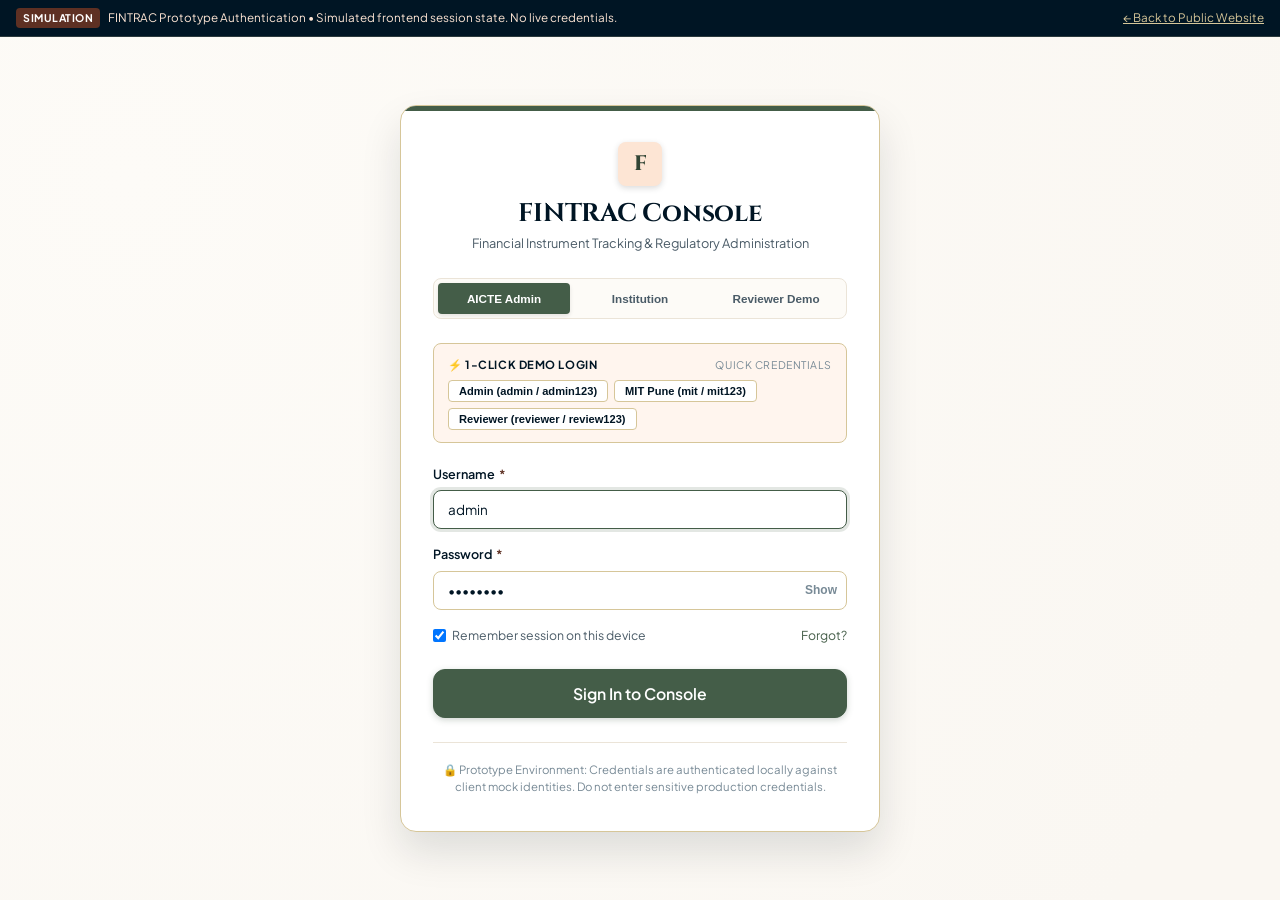
<file: maturity.html>
<!DOCTYPE html>
<html lang="en">
<head>
  <meta charset="UTF-8">
  <meta name="viewport" content="width=device-width, initial-scale=1.0">
  <title>Automated Maturity Monitoring Matrix | FINTRAC</title>
  <link rel="stylesheet" href="css/style.css">
  <link rel="stylesheet" href="css/dashboard.css">
  <link rel="stylesheet" href="css/forms.css">
  <link rel="stylesheet" href="css/responsive.css">
  <style>
    .maturity-tier-cards {
      display: grid;
      grid-template-columns: repeat(auto-fit, minmax(210px, 1fr));
      gap: 16px;
      margin-bottom: 24px;
    }
    .maturity-tab-btn {
      padding: 8px 16px;
      font-size: 0.85rem;
      font-weight: 600;
      border: 1px solid var(--border-medium);
      background: #FFFFFF;
      border-radius: var(--radius-sm);
      cursor: pointer;
      color: var(--color-navy);
      transition: all var(--transition-fast);
    }
    .maturity-tab-btn.active {
      background: var(--color-forest);
      color: #FFFFFF;
      border-color: var(--color-forest);
    }
  </style>
</head>
<body>

  <!-- Top Prototype Disclaimer Banner -->
  <div class="prototype-banner">
    <div class="banner-text">
      <span class="pill-indicator">MATURITY ENGINE</span>
      <span>Automated Date Differential Matrix • Dynamically categorized in real time based on system clock.</span>
    </div>
    <div>
      <a href="javascript:void(0)" onclick="FINTRAC_APP.confirmResetDemo()">Reset Demo Data</a>
    </div>
  </div>

  <div class="app-container">
    <div class="sidebar-backdrop"></div>

    <!-- Sidebar Navigation -->
    <aside class="app-sidebar">
      <div class="sidebar-header">
        <a href="admin.html" class="brand-logo">
          <div class="brand-symbol">F</div>
          <div class="brand-text">
            <h1>FINTRAC</h1>
            <span>Maturity Engine</span>
          </div>
        </a>
      </div>

      <div class="sidebar-role-badge">
        <span class="role-name user-role-label">Regulation Console</span>
        <span class="status-live">● Horizon Tracker</span>
      </div>

      <nav class="sidebar-nav">
        <div class="nav-section-title">Navigation</div>
        <a href="admin.html" class="nav-item">
          <svg viewBox="0 0 24 24" fill="none" stroke-width="2"><rect x="3" y="3" width="7" height="7"></rect><rect x="14" y="3" width="7" height="7"></rect><rect x="14" y="14" width="7" height="7"></rect><rect x="3" y="14" width="7" height="7"></rect></svg>
          Command Centre
        </a>
        <a href="fdr-records.html" class="nav-item">
          <svg viewBox="0 0 24 24" fill="none" stroke-width="2"><rect x="2" y="4" width="20" height="16" rx="2"></rect><line x1="2" y1="10" x2="22" y2="10"></line></svg>
          All FDR Records
        </a>
        <a href="maturity.html" class="nav-item active">
          <svg viewBox="0 0 24 24" fill="none" stroke-width="2"><circle cx="12" cy="12" r="10"></circle><polyline points="12 6 12 12 14 14"></polyline></svg>
          Maturity Monitoring
        </a>
        <a href="verification.html" class="nav-item">
          <svg viewBox="0 0 24 24" fill="none" stroke-width="2"><path d="M9 11l3 3L22 4"></path><path d="M21 12v7a2 2 0 0 1-2 2H5a2 2 0 0 1-2-2V5a2 2 0 0 1 2-2h11"></path></svg>
          Verification Scrutiny
        </a>
        <a href="renewal.html" class="nav-item">
          <svg viewBox="0 0 24 24" fill="none" stroke-width="2"><polyline points="23 4 23 10 17 10"></polyline><polyline points="1 20 1 14 7 14"></polyline><path d="M3.51 9a9 9 0 0 1 14.85-3.36L23 10M1 14l4.64 4.36A9 9 0 0 0 20.49 15"></path></svg>
          Renewal Tracking
        </a>
        <a href="release-requests.html" class="nav-item">
          <svg viewBox="0 0 24 24" fill="none" stroke-width="2"><path d="M21 15v4a2 2 0 0 1-2 2H5a2 2 0 0 1-2-2v-4"></path><polyline points="7 10 12 15 17 10"></polyline><line x1="12" y1="15" x2="12" y2="3"></line></svg>
          Release / Refund
        </a>
        <a href="alerts.html" class="nav-item">
          <svg viewBox="0 0 24 24" fill="none" stroke-width="2"><path d="M18 8A6 6 0 0 0 6 8c0 7-3 9-3 9h18s-3-2-3-9"></path><path d="M13.73 21a2 2 0 0 1-3.46 0"></path></svg>
          Alert Centre
        </a>
      </nav>

      <div class="sidebar-footer">
        <div class="sidebar-user">
          <div class="user-avatar">AB</div>
          <div class="user-details">
            <div class="user-name">Dr. R. K. Soni</div>
            <div class="user-subtext">AICTE Bureau Chief</div>
          </div>
          <button class="btn-sidebar-logout" onclick="FINTRAC_AUTH.logout()" title="Sign Out">
            <svg width="18" height="18" fill="none" stroke="currentColor" stroke-width="2" viewBox="0 0 24 24"><path d="M9 21H5a2 2 0 0 1-2-2V5a2 2 0 0 1 2-2h4"></path><polyline points="16 17 21 12 16 7"></polyline><line x1="21" y1="12" x2="9" y2="12"></line></svg>
          </button>
        </div>
      </div>
    </aside>

    <!-- Main Content -->
    <main class="app-main">
      <header class="app-topbar">
        <div class="topbar-left">
          <button class="btn-mobile-toggle">
            <svg width="20" height="20" fill="none" stroke="currentColor" stroke-width="2" viewBox="0 0 24 24"><line x1="3" y1="12" x2="21" y2="12"></line><line x1="3" y1="6" x2="21" y2="6"></line><line x1="3" y1="18" x2="21" y2="18"></line></svg>
          </button>
          <div class="page-title-box">
            <h2 class="serif-heading">Automated Maturity Monitoring Matrix</h2>
            <p>Live countdown calculation engine with 90, 60, 30, and 7-day escalation horizons</p>
          </div>
        </div>

        <div class="topbar-right">
          <div class="quick-role-switch">
            <a href="admin.html" class="role-pill" onclick="FINTRAC_AUTH.quickSwitchRole('admin'); return false;">AICTE Admin</a>
            <a href="institution.html" class="role-pill" onclick="FINTRAC_AUTH.quickSwitchRole('institution'); return false;">Institution</a>
            <a href="reviewer.html" class="role-pill" onclick="FINTRAC_AUTH.quickSwitchRole('reviewer'); return false;">Reviewer</a>
          </div>
        </div>
      </header>

      <div class="page-container">

        <!-- Critical Overdue Warning Banner -->
        <div id="overdue-critical-alert" style="background: var(--color-terracotta-subtle); border: 1px solid var(--color-terracotta); border-left: 6px solid var(--color-terracotta); border-radius: var(--radius-sm); padding: 16px 20px; display: flex; align-items: center; justify-content: space-between; gap: 16px;">
          <div style="display: flex; align-items: center; gap: 14px;">
            <svg width="26" height="26" fill="none" stroke="var(--color-terracotta)" stroke-width="2" viewBox="0 0 24 24"><circle cx="12" cy="12" r="10"></circle><line x1="12" y1="8" x2="12" y2="12"></line><line x1="12" y1="16" x2="12.01" y2="16"></line></svg>
            <div>
              <h4 style="color: var(--color-terracotta); margin-bottom: 2px;">Overdue Instruments Detected</h4>
              <p style="font-size: 0.84rem; color: var(--color-navy);" id="overdue-banner-text">
                Statutory deposit maturity date has passed without council renewal certification.
              </p>
            </div>
          </div>
          <a href="renewal.html" class="btn btn-terracotta btn-sm">Process Urgent Rollover</a>
        </div>

        <!-- Tier Metric Cards -->
        <div class="maturity-tier-cards">
          <div class="stat-card card-terracotta" onclick="FINTRAC_MATURITY.filterByHorizon('Matured')" style="cursor: pointer;">
            <div class="stat-header">
              <span class="stat-title text-terracotta">1. Matured (Overdue)</span>
              <span class="badge badge-terracotta">Elapsed</span>
            </div>
            <div class="stat-value text-terracotta" id="matrix-count-matured">0</div>
            <div class="stat-footer" id="matrix-sum-matured">₹0</div>
          </div>

          <div class="stat-card card-peach" onclick="FINTRAC_MATURITY.filterByHorizon('Expiring Soon')" style="cursor: pointer;">
            <div class="stat-header">
              <span class="stat-title">2. Expiring (&lt;=30d)</span>
              <span class="badge badge-terracotta">Urgent</span>
            </div>
            <div class="stat-value" id="matrix-count-expiring">0</div>
            <div class="stat-footer" id="matrix-sum-expiring">₹0</div>
          </div>

          <div class="stat-card card-olive" onclick="FINTRAC_MATURITY.filterByHorizon('Approaching Maturity')" style="cursor: pointer;">
            <div class="stat-header">
              <span class="stat-title">3. Approaching (31–90d)</span>
              <span class="badge badge-olive">Warning</span>
            </div>
            <div class="stat-value" id="matrix-count-approaching">0</div>
            <div class="stat-footer" id="matrix-sum-approaching">₹0</div>
          </div>

          <div class="stat-card" onclick="FINTRAC_MATURITY.filterByHorizon('Active')" style="cursor: pointer;">
            <div class="stat-header">
              <span class="stat-title text-forest">4. Active (&gt;90d)</span>
              <span class="badge badge-forest">Compliant</span>
            </div>
            <div class="stat-value text-forest" id="matrix-count-active">0</div>
            <div class="stat-footer" id="matrix-sum-active">₹0</div>
          </div>
        </div>

        <!-- Configurable Reminder Simulator Controls -->
        <div class="dashboard-card" style="padding: 18px 24px; background: var(--bg-card-subtle);">
          <div style="display: flex; align-items: center; justify-content: space-between; flex-wrap: wrap; gap: 14px;">
            <div>
              <h4 style="font-size: 0.95rem; color: var(--color-navy); margin-bottom: 2px;">
                ⚡ Configurable Reminder Threshold Simulator
              </h4>
              <p style="font-size: 0.8rem; color: var(--text-secondary);">
                Test automated alert generation at regulatory reminder intervals:
              </p>
            </div>
            <div style="display: flex; gap: 8px; flex-wrap: wrap;">
              <button class="btn btn-secondary btn-sm" onclick="FINTRAC_MATURITY.testReminderAlert(90)">
                Test 90-Day Notice
              </button>
              <button class="btn btn-secondary btn-sm" onclick="FINTRAC_MATURITY.testReminderAlert(60)">
                Test 60-Day Notice
              </button>
              <button class="btn btn-secondary btn-sm" onclick="FINTRAC_MATURITY.testReminderAlert(30)">
                Test 30-Day Notice
              </button>
              <button class="btn btn-terracotta btn-sm" onclick="FINTRAC_MATURITY.testReminderAlert(7)">
                Test 7-Day Urgent
              </button>
            </div>
          </div>
        </div>

        <!-- Maturity Table Card -->
        <div class="dashboard-card">
          <div class="card-header">
            <h3>
              <svg width="20" height="20" fill="none" stroke="currentColor" stroke-width="2" viewBox="0 0 24 24"><circle cx="12" cy="12" r="10"></circle><polyline points="12 6 12 12 14 14"></polyline></svg>
              Financial Instruments Ranked by Maturity Horizon
            </h3>
            <div class="card-header-actions" style="display: flex; gap: 6px;">
              <button class="maturity-tab-btn active" data-category="ALL" onclick="FINTRAC_MATURITY.filterByHorizon('ALL')">All Tiers</button>
              <button class="maturity-tab-btn" data-category="Matured" onclick="FINTRAC_MATURITY.filterByHorizon('Matured')">Matured</button>
              <button class="maturity-tab-btn" data-category="Expiring Soon" onclick="FINTRAC_MATURITY.filterByHorizon('Expiring Soon')">&lt;= 30 Days</button>
              <button class="maturity-tab-btn" data-category="Approaching Maturity" onclick="FINTRAC_MATURITY.filterByHorizon('Approaching Maturity')">31–90 Days</button>
              <button class="maturity-tab-btn" data-category="Active" onclick="FINTRAC_MATURITY.filterByHorizon('Active')">&gt; 90 Days</button>
            </div>
          </div>

          <div class="card-body">
            <div class="table-responsive">
              <table class="data-table">
                <thead>
                  <tr>
                    <th>FDR Reference &amp; Institution</th>
                    <th>Issuing Bank</th>
                    <th>Deposit Amount</th>
                    <th>Issue Date</th>
                    <th>Maturity Date</th>
                    <th>Days Remaining</th>
                    <th>Horizon Tier</th>
                    <th>Action</th>
                  </tr>
                </thead>
                <tbody id="maturity-table-tbody">
                  <!-- Populated by maturity.js -->
                </tbody>
              </table>
            </div>
          </div>
        </div>

      </div>
    </main>
  </div>

  <!-- Shared Details Modal -->
  <div class="modal-overlay" id="fdr-details-modal">
    <div class="modal-content modal-xl">
      <div class="modal-header">
        <h3 id="fdr-details-modal-title">Instrument Dossier</h3>
        <button class="modal-close" onclick="FINTRAC_APP.closeModal('fdr-details-modal')">&times;</button>
      </div>
      <div class="modal-body" id="fdr-details-modal-body"></div>
      <div class="modal-footer">
        <button class="btn btn-secondary" onclick="FINTRAC_APP.closeModal('fdr-details-modal')">Close Dossier</button>
      </div>
    </div>
  </div>

  <!-- Document Preview Modal -->
  <div class="modal-overlay" id="doc-preview-modal">
    <div class="modal-content modal-lg">
      <div class="modal-header">
        <h3 id="doc-preview-modal-title">Document Viewer</h3>
        <button class="modal-close" onclick="FINTRAC_APP.closeModal('doc-preview-modal')">&times;</button>
      </div>
      <div class="modal-body" id="doc-preview-modal-body"></div>
      <div class="modal-footer">
        <button class="btn btn-secondary" onclick="FINTRAC_APP.closeModal('doc-preview-modal')">Close Viewer</button>
      </div>
    </div>
  </div>

  <div id="toast-container"></div>

  <script src="js/storage.js"></script>
  <script src="js/auth.js"></script>
  <script src="js/app.js"></script>
  <script src="js/fdr.js"></script>
  <script src="js/maturity.js"></script>
  <script>
    document.addEventListener('DOMContentLoaded', () => {
      FINTRAC_AUTH.guard(['admin', 'institution', 'reviewer']);
      FINTRAC_MATURITY.init();
    });
  </script>
</body>
</html>
</file>
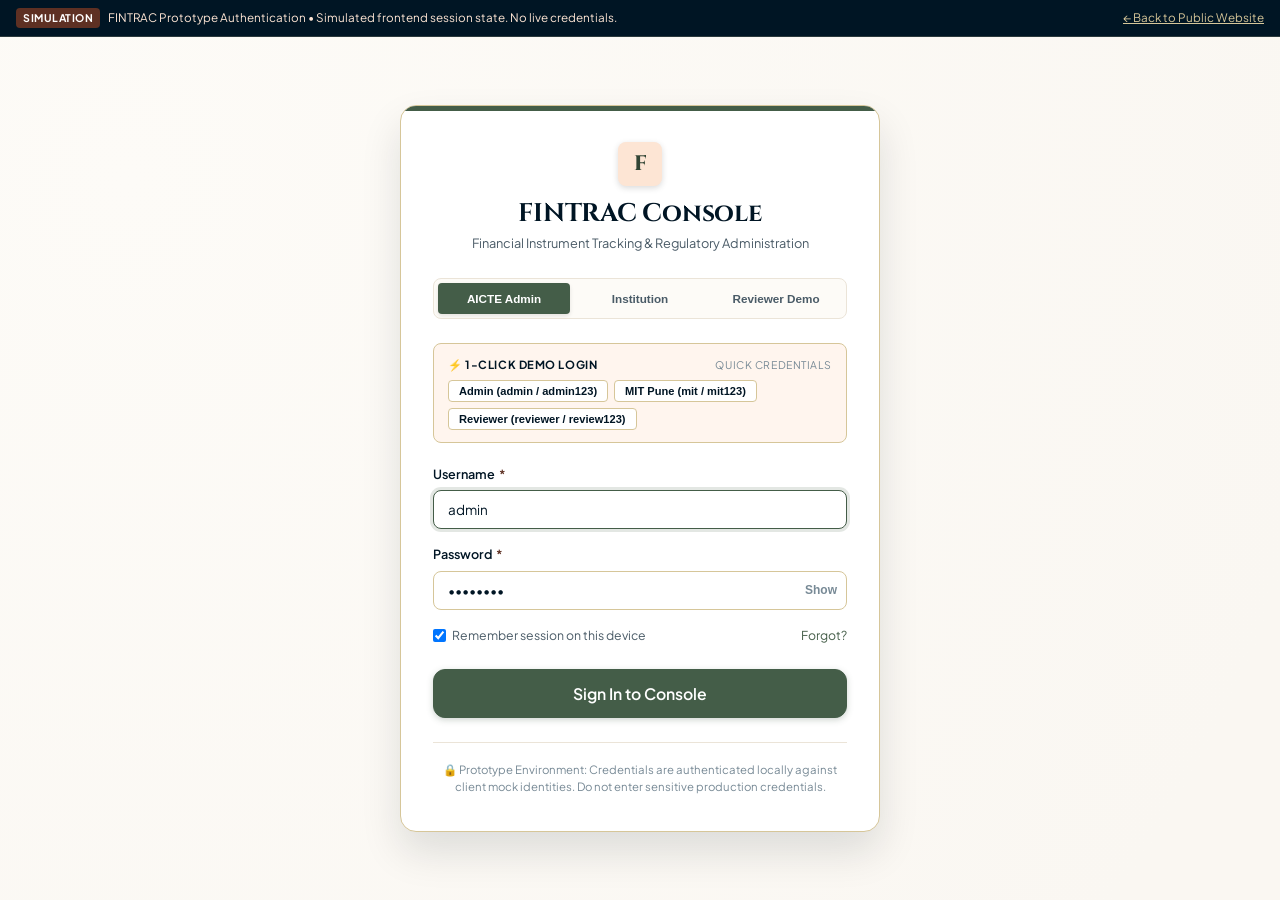
<file: profile.html>
<!DOCTYPE html>
<html lang="en">
<head>
  <meta charset="UTF-8">
  <meta name="viewport" content="width=device-width, initial-scale=1.0">
  <title>Entity Profile &amp; Governance Settings | FINTRAC</title>
  <link rel="stylesheet" href="css/style.css">
  <link rel="stylesheet" href="css/dashboard.css">
  <link rel="stylesheet" href="css/forms.css">
  <link rel="stylesheet" href="css/responsive.css">
</head>
<body>

  <!-- Top Prototype Disclaimer Banner -->
  <div class="prototype-banner">
    <div class="banner-text">
      <span class="pill-indicator">PROFILE &amp; PREFERENCES</span>
      <span>FINTRAC: Institutional Entity Profile &amp; AICTE Bureau Registry Parameters.</span>
    </div>
    <div>
      <a href="javascript:void(0)" onclick="FINTRAC_APP.confirmResetDemo()">Reset Demo Data</a>
    </div>
  </div>

  <div class="app-container">
    <div class="sidebar-backdrop"></div>

    <!-- Sidebar Navigation -->
    <aside class="app-sidebar">
      <div class="sidebar-header">
        <a href="admin.html" class="brand-logo">
          <div class="brand-symbol">F</div>
          <div class="brand-text">
            <h1>FINTRAC</h1>
            <span>Settings Console</span>
          </div>
        </a>
      </div>

      <div class="sidebar-role-badge">
        <span class="role-name user-role-label">System Settings</span>
        <span class="status-live">● Configured</span>
      </div>

      <nav class="sidebar-nav">
        <div class="nav-section-title">Navigation</div>
        <a href="admin.html" class="nav-item">
          <svg viewBox="0 0 24 24" fill="none" stroke-width="2"><rect x="3" y="3" width="7" height="7"></rect><rect x="14" y="3" width="7" height="7"></rect><rect x="14" y="14" width="7" height="7"></rect><rect x="3" y="14" width="7" height="7"></rect></svg>
          Command Centre
        </a>
        <a href="institution.html" class="nav-item">
          <svg viewBox="0 0 24 24" fill="none" stroke-width="2"><path d="M3 9l9-7 9 7v11a2 2 0 0 1-2 2H5a2 2 0 0 1-2-2z"></path><polyline points="9 22 9 12 15 12 15 22"></polyline></svg>
          Institution Workspace
        </a>
        <a href="fdr-records.html" class="nav-item">
          <svg viewBox="0 0 24 24" fill="none" stroke-width="2"><rect x="2" y="4" width="20" height="16" rx="2"></rect><line x1="2" y1="10" x2="22" y2="10"></line></svg>
          All FDR Records
        </a>
        <a href="profile.html" class="nav-item active">
          <svg viewBox="0 0 24 24" fill="none" stroke-width="2"><path d="M20 21v-2a4 4 0 0 0-4-4H8a4 4 0 0 0-4 4v2"></path><circle cx="12" cy="7" r="4"></circle></svg>
          Profile &amp; Settings
        </a>
        <a href="audit.html" class="nav-item">
          <svg viewBox="0 0 24 24" fill="none" stroke-width="2"><path d="M14 2H6a2 2 0 0 0-2 2v16a2 2 0 0 0 2 2h12a2 2 0 0 0 2-2V8z"></path><polyline points="14 2 14 8 20 8"></polyline></svg>
          Audit History
        </a>
      </nav>

      <div class="sidebar-footer">
        <div class="sidebar-user">
          <div class="user-avatar">AB</div>
          <div class="user-details">
            <div class="user-name">Dr. R. K. Soni</div>
            <div class="user-subtext">AICTE Bureau Chief</div>
          </div>
          <button class="btn-sidebar-logout" onclick="FINTRAC_AUTH.logout()" title="Sign Out">
            <svg width="18" height="18" fill="none" stroke="currentColor" stroke-width="2" viewBox="0 0 24 24"><path d="M9 21H5a2 2 0 0 1-2-2V5a2 2 0 0 1 2-2h4"></path><polyline points="16 17 21 12 16 7"></polyline><line x1="21" y1="12" x2="9" y2="12"></line></svg>
          </button>
        </div>
      </div>
    </aside>

    <!-- Main Content -->
    <main class="app-main">
      <header class="app-topbar">
        <div class="topbar-left">
          <button class="btn-mobile-toggle">
            <svg width="20" height="20" fill="none" stroke="currentColor" stroke-width="2" viewBox="0 0 24 24"><line x1="3" y1="12" x2="21" y2="12"></line><line x1="3" y1="6" x2="21" y2="6"></line><line x1="3" y1="18" x2="21" y2="18"></line></svg>
          </button>
          <div class="page-title-box">
            <h2 class="serif-heading">Entity Profile &amp; Governance Parameters</h2>
            <p>Regulatory credentials, designated institutional authorities, and escalation triggers</p>
          </div>
        </div>

        <div class="topbar-right">
          <div class="quick-role-switch">
            <a href="admin.html" class="role-pill" onclick="FINTRAC_AUTH.quickSwitchRole('admin'); return false;">AICTE Admin</a>
            <a href="institution.html" class="role-pill" onclick="FINTRAC_AUTH.quickSwitchRole('institution'); return false;">Institution</a>
            <a href="reviewer.html" class="role-pill" onclick="FINTRAC_AUTH.quickSwitchRole('reviewer'); return false;">Reviewer</a>
          </div>
        </div>
      </header>

      <div class="page-container" style="max-width: 960px;">

        <!-- Active User Profile Card -->
        <div class="dashboard-card" style="padding: 28px;">
          <div style="display: flex; gap: 20px; align-items: center; margin-bottom: 24px; padding-bottom: 20px; border-bottom: 1px solid var(--border-light);">
            <div class="user-avatar" style="width: 64px; height: 64px; font-size: 1.5rem; background: var(--color-peach); color: var(--color-forest-dark);">
              MIT
            </div>
            <div>
              <span class="badge badge-forest mb-4" id="prof-role-badge">Institution Administrator</span>
              <h3 class="serif-heading" style="font-size: 1.4rem; color: var(--color-navy); margin-bottom: 2px;" id="prof-display-name">
                Dr. S. K. Kulkarni
              </h3>
              <p style="font-size: 0.85rem; color: var(--text-secondary);" id="prof-designation">
                Registrar, Maharashtra Institute of Technology (MIT-WPU)
              </p>
            </div>
          </div>

          <div class="form-grid-2">
            <div class="form-group">
              <label class="form-label">Affiliated Regulatory Entity</label>
              <input type="text" id="prof-entity" class="form-control" value="Maharashtra Institute of Technology (MIT-WPU)" readonly>
            </div>

            <div class="form-group">
              <label class="form-label">AICTE Bureau Accreditation ID</label>
              <input type="text" id="prof-id" class="form-control font-mono" value="INST-AICTE-1001" readonly>
            </div>

            <div class="form-group">
              <label class="form-label">Official Registered Email</label>
              <input type="email" id="prof-email" class="form-control" value="admin.fdr@mitwpu.edu.in">
            </div>

            <div class="form-group">
              <label class="form-label">Statutory Compliance Contact</label>
              <input type="text" id="prof-phone" class="form-control" value="+91 20 2543 1795">
            </div>
          </div>
        </div>

        <!-- Reminder Escalation Preferences -->
        <div class="dashboard-card" style="padding: 28px;">
          <div class="card-header" style="padding: 0 0 16px 0; background: transparent;">
            <h3>
              <svg width="20" height="20" fill="none" stroke="currentColor" stroke-width="2" viewBox="0 0 24 24"><path d="M18 8A6 6 0 0 0 6 8c0 7-3 9-3 9h18s-3-2-3-9"></path><path d="M13.73 21a2 2 0 0 1-3.46 0"></path></svg>
              Automated Maturity Reminder Thresholds
            </h3>
          </div>
          <div style="font-size: 0.84rem; color: var(--text-secondary); margin-bottom: 20px;">
            Configure automatic alert triggers dispatched to the institutional finance desk before deposit maturity:
          </div>

          <div style="display: flex; flex-direction: column; gap: 14px;">
            <label style="display: flex; align-items: center; justify-content: space-between; padding: 12px 16px; background: var(--bg-card-subtle); border-radius: var(--radius-sm); border: 1px solid var(--border-light); cursor: pointer;">
              <div>
                <strong>90-Day Early Planning Horizon</strong>
                <p style="font-size: 0.78rem; color: var(--text-muted);">Generates advisory alert for upcoming bank discussions.</p>
              </div>
              <input type="checkbox" checked style="width: 18px; height: 18px; accent-color: var(--color-forest);">
            </label>

            <label style="display: flex; align-items: center; justify-content: space-between; padding: 12px 16px; background: var(--bg-card-subtle); border-radius: var(--radius-sm); border: 1px solid var(--border-light); cursor: pointer;">
              <div>
                <strong>60-Day Renewal Preparation Notice</strong>
                <p style="font-size: 0.78rem; color: var(--text-muted);">Notifies institution registrar to initiate renewal paperwork.</p>
              </div>
              <input type="checkbox" checked style="width: 18px; height: 18px; accent-color: var(--color-forest);">
            </label>

            <label style="display: flex; align-items: center; justify-content: space-between; padding: 12px 16px; background: var(--bg-card-subtle); border-radius: var(--radius-sm); border: 1px solid var(--border-light); cursor: pointer;">
              <div>
                <strong>30-Day Critical Warning Escalation</strong>
                <p style="font-size: 0.78rem; color: var(--text-muted);">Flags instrument across Alert Centre and AICTE Bureau radar.</p>
              </div>
              <input type="checkbox" checked style="width: 18px; height: 18px; accent-color: var(--color-forest);">
            </label>

            <label style="display: flex; align-items: center; justify-content: space-between; padding: 12px 16px; background: var(--bg-card-subtle); border-radius: var(--radius-sm); border: 1px solid var(--border-light); cursor: pointer;">
              <div>
                <strong>7-Day Urgent Imminent Expiry Alert</strong>
                <p style="font-size: 0.78rem; color: var(--text-muted);">Highest severity escalation requiring immediate bank rollover certificate.</p>
              </div>
              <input type="checkbox" checked style="width: 18px; height: 18px; accent-color: var(--color-forest);">
            </label>
          </div>

          <div style="margin-top: 24px; display: flex; justify-content: flex-end;">
            <button class="btn btn-primary" onclick="FINTRAC_APP.showToast('Preferences Saved', 'Maturity notification thresholds updated.', 'success')">
              Save Preferences
            </button>
          </div>
        </div>

        <!-- Demonstration Reset Zone -->
        <div class="dashboard-card" style="padding: 24px; border: 1px dashed var(--border-medium); background: var(--color-peach-light);">
          <div style="display: flex; align-items: center; justify-content: space-between; flex-wrap: wrap; gap: 16px;">
            <div>
              <h4 style="color: var(--color-navy); margin-bottom: 4px;">Prototype Demonstration Data Reset</h4>
              <p style="font-size: 0.82rem; color: var(--text-secondary);">
                Restore all fictional institutions, FDRs, verifications, and audit trails back to original evaluation seed state.
              </p>
            </div>
            <button class="btn btn-terracotta" onclick="FINTRAC_APP.confirmResetDemo()">
              Reset Demo Records
            </button>
          </div>
        </div>

      </div>
    </main>
  </div>

  <div id="toast-container"></div>

  <script src="js/storage.js"></script>
  <script src="js/auth.js"></script>
  <script src="js/app.js"></script>
  <script>
    document.addEventListener('DOMContentLoaded', () => {
      const user = FINTRAC_AUTH.guard(['admin', 'institution', 'reviewer']);
      if (user) {
        document.getElementById('prof-display-name').textContent = user.displayName;
        document.getElementById('prof-designation').textContent = user.designation;
        document.getElementById('prof-role-badge').textContent = user.role;
        document.getElementById('prof-entity').value = user.institutionName || 'AICTE Regulation Bureau Headquarters, New Delhi';
        document.getElementById('prof-id').value = user.institutionId || 'REG-AICTE-CENTRAL-HQ';
      }
    });
  </script>
</body>
</html>
</file>
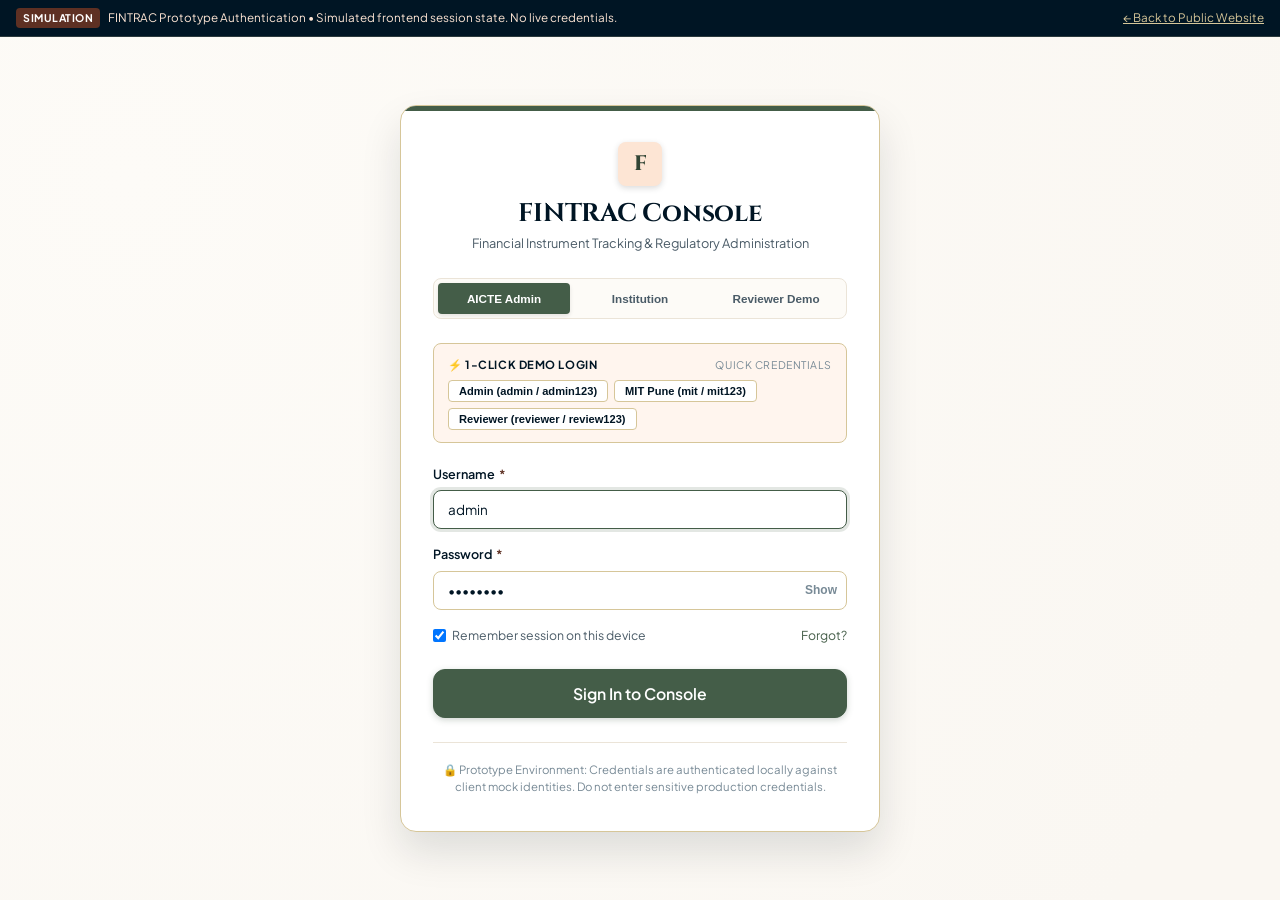
<file: release-requests.html>
<!DOCTYPE html>
<html lang="en">
<head>
  <meta charset="UTF-8">
  <meta name="viewport" content="width=device-width, initial-scale=1.0">
  <title>Security Deposit Release &amp; Refund Petitions | FINTRAC</title>
  <link rel="stylesheet" href="css/style.css">
  <link rel="stylesheet" href="css/dashboard.css">
  <link rel="stylesheet" href="css/forms.css">
  <link rel="stylesheet" href="css/responsive.css">
</head>
<body>

  <!-- Top Prototype Disclaimer Banner -->
  <div class="prototype-banner">
    <div class="banner-text">
      <span class="pill-indicator">RELEASE &amp; REFUND</span>
      <span>FINTRAC Release Workflow • Formal petition clearance and lien revocation demonstration.</span>
    </div>
    <div>
      <a href="javascript:void(0)" onclick="FINTRAC_APP.confirmResetDemo()">Reset Demo Data</a>
    </div>
  </div>

  <div class="app-container">
    <div class="sidebar-backdrop"></div>

    <!-- Sidebar Navigation -->
    <aside class="app-sidebar">
      <div class="sidebar-header">
        <a href="admin.html" class="brand-logo">
          <div class="brand-symbol">F</div>
          <div class="brand-text">
            <h1>FINTRAC</h1>
            <span>Release Bureau</span>
          </div>
        </a>
      </div>

      <div class="sidebar-role-badge">
        <span class="role-name user-role-label">Release Oversight</span>
        <span class="status-live">● Petitions Desk</span>
      </div>

      <nav class="sidebar-nav">
        <div class="nav-section-title">Navigation</div>
        <a href="admin.html" class="nav-item">
          <svg viewBox="0 0 24 24" fill="none" stroke-width="2"><rect x="3" y="3" width="7" height="7"></rect><rect x="14" y="3" width="7" height="7"></rect><rect x="14" y="14" width="7" height="7"></rect><rect x="3" y="14" width="7" height="7"></rect></svg>
          Command Centre
        </a>
        <a href="fdr-records.html" class="nav-item">
          <svg viewBox="0 0 24 24" fill="none" stroke-width="2"><rect x="2" y="4" width="20" height="16" rx="2"></rect><line x1="2" y1="10" x2="22" y2="10"></line></svg>
          All FDR Records
        </a>
        <a href="release-requests.html" class="nav-item active">
          <svg viewBox="0 0 24 24" fill="none" stroke-width="2"><path d="M21 15v4a2 2 0 0 1-2 2H5a2 2 0 0 1-2-2v-4"></path><polyline points="7 10 12 15 17 10"></polyline><line x1="12" y1="15" x2="12" y2="3"></line></svg>
          Release / Refund
        </a>
        <a href="renewal.html" class="nav-item">
          <svg viewBox="0 0 24 24" fill="none" stroke-width="2"><polyline points="23 4 23 10 17 10"></polyline><polyline points="1 20 1 14 7 14"></polyline><path d="M3.51 9a9 9 0 0 1 14.85-3.36L23 10M1 14l4.64 4.36A9 9 0 0 0 20.49 15"></path></svg>
          Renewal Tracking
        </a>
        <a href="maturity.html" class="nav-item">
          <svg viewBox="0 0 24 24" fill="none" stroke-width="2"><circle cx="12" cy="12" r="10"></circle><polyline points="12 6 12 12 14 14"></polyline></svg>
          Maturity Monitoring
        </a>
        <a href="alerts.html" class="nav-item">
          <svg viewBox="0 0 24 24" fill="none" stroke-width="2"><path d="M18 8A6 6 0 0 0 6 8c0 7-3 9-3 9h18s-3-2-3-9"></path><path d="M13.73 21a2 2 0 0 1-3.46 0"></path></svg>
          Alert Centre
        </a>
      </nav>

      <div class="sidebar-footer">
        <div class="sidebar-user">
          <div class="user-avatar">AB</div>
          <div class="user-details">
            <div class="user-name">Dr. R. K. Soni</div>
            <div class="user-subtext">AICTE Bureau Chief</div>
          </div>
          <button class="btn-sidebar-logout" onclick="FINTRAC_AUTH.logout()" title="Sign Out">
            <svg width="18" height="18" fill="none" stroke="currentColor" stroke-width="2" viewBox="0 0 24 24"><path d="M9 21H5a2 2 0 0 1-2-2V5a2 2 0 0 1 2-2h4"></path><polyline points="16 17 21 12 16 7"></polyline><line x1="21" y1="12" x2="9" y2="12"></line></svg>
          </button>
        </div>
      </div>
    </aside>

    <!-- Main Content -->
    <main class="app-main">
      <header class="app-topbar">
        <div class="topbar-left">
          <button class="btn-mobile-toggle">
            <svg width="20" height="20" fill="none" stroke="currentColor" stroke-width="2" viewBox="0 0 24 24"><line x1="3" y1="12" x2="21" y2="12"></line><line x1="3" y1="6" x2="21" y2="6"></line><line x1="3" y1="18" x2="21" y2="18"></line></svg>
          </button>
          <div class="page-title-box">
            <h2 class="serif-heading">Security Deposit Release &amp; Refund Petitions</h2>
            <p>Formal refund applications, student clearance NOC review, and lien release orders</p>
          </div>
        </div>

        <div class="topbar-right">
          <div class="quick-role-switch">
            <a href="admin.html" class="role-pill" onclick="FINTRAC_AUTH.quickSwitchRole('admin'); return false;">AICTE Admin</a>
            <a href="institution.html" class="role-pill" onclick="FINTRAC_AUTH.quickSwitchRole('institution'); return false;">Institution</a>
            <a href="reviewer.html" class="role-pill" onclick="FINTRAC_AUTH.quickSwitchRole('reviewer'); return false;">Reviewer</a>
          </div>
        </div>
      </header>

      <div class="page-container">

        <!-- Submission Form -->
        <div class="dashboard-card">
          <div class="card-header">
            <h3>
              <svg width="20" height="20" fill="none" stroke="currentColor" stroke-width="2" viewBox="0 0 24 24"><path d="M21 15v4a2 2 0 0 1-2 2H5a2 2 0 0 1-2-2v-4"></path><polyline points="7 10 12 15 17 10"></polyline></svg>
              File New Release or Refund Petition
            </h3>
            <span class="badge badge-peach">Institution Action</span>
          </div>

          <div class="card-body">
            <form id="release-request-form">
              <div class="form-grid-2">
                <div class="form-group">
                  <label class="form-label" for="release-fdr-select">
                    Associated Security Deposit / FDR <span class="required">*</span>
                  </label>
                  <select id="release-fdr-select" class="form-control" required>
                    <!-- Populated by JavaScript -->
                  </select>
                </div>

                <div class="form-group">
                  <label class="form-label" for="release-type">
                    Release Petition Category <span class="required">*</span>
                  </label>
                  <select id="release-type" class="form-control" required>
                    <option value="Course Closure / Permanent Release">Course Closure / Permanent Release</option>
                    <option value="Replacement Release">Replacement Release (Substitute Instrument)</option>
                    <option value="Surplus Endowment Refund">Surplus Endowment Refund</option>
                    <option value="Institution Autonomous Conversion Release">Autonomous Conversion Release</option>
                  </select>
                </div>

                <div class="form-group col-span-2">
                  <label class="form-label" for="release-reason">
                    Official Statutory Reason &amp; Regulatory Clearance Justification <span class="required">*</span>
                  </label>
                  <textarea id="release-reason" class="form-control" rows="2" placeholder="State council NOC resolution number, student transfer completion certificate details..." required></textarea>
                </div>

                <div class="form-group">
                  <label class="form-label">Attached Council NOC / Clearance Proof (PDF)</label>
                  <input type="file" class="form-control" accept=".pdf">
                </div>

                <div class="form-group">
                  <label class="form-label" for="release-remarks">Institutional Remarks</label>
                  <input type="text" id="release-remarks" class="form-control" placeholder="e.g. Certified that zero student liabilities remain outstanding.">
                </div>
              </div>

              <div class="form-actions">
                <button type="submit" class="btn btn-primary btn-lg">Submit Release Petition to AICTE</button>
              </div>
            </form>
          </div>
        </div>

        <!-- Release Requests Table -->
        <div class="dashboard-card">
          <div class="card-header">
            <h3>
              <svg width="20" height="20" fill="none" stroke="currentColor" stroke-width="2" viewBox="0 0 24 24"><path d="M14 2H6a2 2 0 0 0-2 2v16a2 2 0 0 0 2 2h12a2 2 0 0 0 2-2V8z"></path><polyline points="14 2 14 8 20 8"></polyline><line x1="16" y1="13" x2="8" y2="13"></line><line x1="16" y1="17" x2="8" y2="17"></line></svg>
              Release &amp; Refund Petitions Register
            </h3>
          </div>

          <div class="card-body">
            <div class="table-responsive">
              <table class="data-table">
                <thead>
                  <tr>
                    <th>FDR Reference &amp; Institution</th>
                    <th>Petition Category</th>
                    <th>Principal Amount</th>
                    <th>Reason / Justification</th>
                    <th>Bureau Status</th>
                    <th>Scrutiny Notes</th>
                    <th>Action</th>
                  </tr>
                </thead>
                <tbody id="release-requests-tbody">
                  <!-- Populated by release.js -->
                </tbody>
              </table>
            </div>
          </div>
        </div>

      </div>
    </main>
  </div>

  <!-- Release Decision Modal -->
  <div class="modal-overlay" id="release-decision-modal">
    <div class="modal-content modal-lg">
      <div class="modal-header">
        <h3 id="release-decision-modal-title">Release Scrutiny Dossier</h3>
        <button class="modal-close" onclick="FINTRAC_APP.closeModal('release-decision-modal')">&times;</button>
      </div>
      <div class="modal-body" id="release-decision-modal-body"></div>
      <div class="modal-footer">
        <button class="btn btn-secondary" onclick="FINTRAC_APP.closeModal('release-decision-modal')">Close</button>
        <button class="btn btn-outline" id="btn-more-info-release">Request Additional Info</button>
        <button class="btn btn-terracotta" id="btn-reject-release">Reject Petition</button>
        <button class="btn btn-primary" id="btn-approve-release">Authorize Release (Demo)</button>
      </div>
    </div>
  </div>

  <div id="toast-container"></div>

  <script src="js/storage.js"></script>
  <script src="js/auth.js"></script>
  <script src="js/app.js"></script>
  <script src="js/fdr.js"></script>
  <script src="js/release.js"></script>
  <script>
    document.addEventListener('DOMContentLoaded', () => {
      FINTRAC_AUTH.guard(['admin', 'institution', 'reviewer']);
      FINTRAC_RELEASE.init();
    });
  </script>
</body>
</html>
</file>
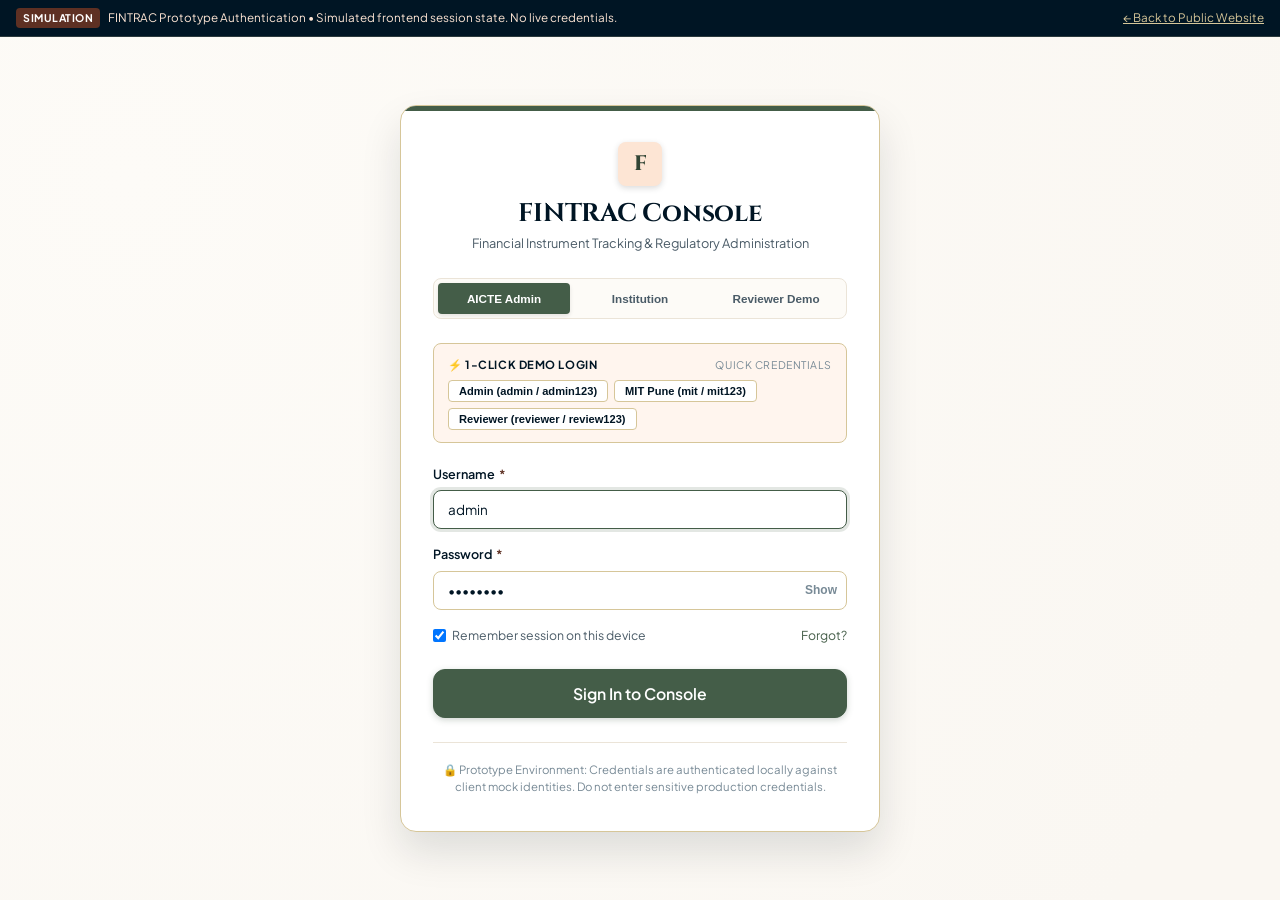
<file: renewal.html>
<!DOCTYPE html>
<html lang="en">
<head>
  <meta charset="UTF-8">
  <meta name="viewport" content="width=device-width, initial-scale=1.0">
  <title>Renewal &amp; Replacement Management | FINTRAC</title>
  <link rel="stylesheet" href="css/style.css">
  <link rel="stylesheet" href="css/dashboard.css">
  <link rel="stylesheet" href="css/forms.css">
  <link rel="stylesheet" href="css/responsive.css">
</head>
<body>

  <!-- Top Prototype Disclaimer Banner -->
  <div class="prototype-banner">
    <div class="banner-text">
      <span class="pill-indicator">RENEWAL &amp; ROLLOVER</span>
      <span>FINTRAC Renewal Module • Continuous guarantee tracking and replacement instrument linkage.</span>
    </div>
    <div>
      <a href="javascript:void(0)" onclick="FINTRAC_APP.confirmResetDemo()">Reset Demo Data</a>
    </div>
  </div>

  <div class="app-container">
    <div class="sidebar-backdrop"></div>

    <!-- Sidebar Navigation -->
    <aside class="app-sidebar">
      <div class="sidebar-header">
        <a href="admin.html" class="brand-logo">
          <div class="brand-symbol">F</div>
          <div class="brand-text">
            <h1>FINTRAC</h1>
            <span>Renewal Engine</span>
          </div>
        </a>
      </div>

      <div class="sidebar-role-badge">
        <span class="role-name user-role-label">Renewal Tracking</span>
        <span class="status-live">● Rollover Active</span>
      </div>

      <nav class="sidebar-nav">
        <div class="nav-section-title">Navigation</div>
        <a href="admin.html" class="nav-item">
          <svg viewBox="0 0 24 24" fill="none" stroke-width="2"><rect x="3" y="3" width="7" height="7"></rect><rect x="14" y="3" width="7" height="7"></rect><rect x="14" y="14" width="7" height="7"></rect><rect x="3" y="14" width="7" height="7"></rect></svg>
          Command Centre
        </a>
        <a href="fdr-records.html" class="nav-item">
          <svg viewBox="0 0 24 24" fill="none" stroke-width="2"><rect x="2" y="4" width="20" height="16" rx="2"></rect><line x1="2" y1="10" x2="22" y2="10"></line></svg>
          All FDR Records
        </a>
        <a href="renewal.html" class="nav-item active">
          <svg viewBox="0 0 24 24" fill="none" stroke-width="2"><polyline points="23 4 23 10 17 10"></polyline><polyline points="1 20 1 14 7 14"></polyline><path d="M3.51 9a9 9 0 0 1 14.85-3.36L23 10M1 14l4.64 4.36A9 9 0 0 0 20.49 15"></path></svg>
          Renewal Tracking
        </a>
        <a href="maturity.html" class="nav-item">
          <svg viewBox="0 0 24 24" fill="none" stroke-width="2"><circle cx="12" cy="12" r="10"></circle><polyline points="12 6 12 12 14 14"></polyline></svg>
          Maturity Monitoring
        </a>
        <a href="release-requests.html" class="nav-item">
          <svg viewBox="0 0 24 24" fill="none" stroke-width="2"><path d="M21 15v4a2 2 0 0 1-2 2H5a2 2 0 0 1-2-2v-4"></path><polyline points="7 10 12 15 17 10"></polyline><line x1="12" y1="15" x2="12" y2="3"></line></svg>
          Release / Refund
        </a>
        <a href="alerts.html" class="nav-item">
          <svg viewBox="0 0 24 24" fill="none" stroke-width="2"><path d="M18 8A6 6 0 0 0 6 8c0 7-3 9-3 9h18s-3-2-3-9"></path><path d="M13.73 21a2 2 0 0 1-3.46 0"></path></svg>
          Alert Centre
        </a>
      </nav>

      <div class="sidebar-footer">
        <div class="sidebar-user">
          <div class="user-avatar">AB</div>
          <div class="user-details">
            <div class="user-name">Dr. R. K. Soni</div>
            <div class="user-subtext">AICTE Bureau Chief</div>
          </div>
          <button class="btn-sidebar-logout" onclick="FINTRAC_AUTH.logout()" title="Sign Out">
            <svg width="18" height="18" fill="none" stroke="currentColor" stroke-width="2" viewBox="0 0 24 24"><path d="M9 21H5a2 2 0 0 1-2-2V5a2 2 0 0 1 2-2h4"></path><polyline points="16 17 21 12 16 7"></polyline><line x1="21" y1="12" x2="9" y2="12"></line></svg>
          </button>
        </div>
      </div>
    </aside>

    <!-- Main Content -->
    <main class="app-main">
      <header class="app-topbar">
        <div class="topbar-left">
          <button class="btn-mobile-toggle">
            <svg width="20" height="20" fill="none" stroke="currentColor" stroke-width="2" viewBox="0 0 24 24"><line x1="3" y1="12" x2="21" y2="12"></line><line x1="3" y1="6" x2="21" y2="6"></line><line x1="3" y1="18" x2="21" y2="18"></line></svg>
          </button>
          <div class="page-title-box">
            <h2 class="serif-heading">FDR Renewal &amp; Replacement Module</h2>
            <p>Seamlessly file rollover instruments and track replacement parent-child relationships</p>
          </div>
        </div>

        <div class="topbar-right">
          <div class="quick-role-switch">
            <a href="admin.html" class="role-pill" onclick="FINTRAC_AUTH.quickSwitchRole('admin'); return false;">AICTE Admin</a>
            <a href="institution.html" class="role-pill" onclick="FINTRAC_AUTH.quickSwitchRole('institution'); return false;">Institution</a>
            <a href="reviewer.html" class="role-pill" onclick="FINTRAC_AUTH.quickSwitchRole('reviewer'); return false;">Reviewer</a>
          </div>
        </div>
      </header>

      <div class="page-container">

        <!-- Renewal Submission Form -->
        <div class="dashboard-card">
          <div class="card-header">
            <h3>
              <svg width="20" height="20" fill="none" stroke="currentColor" stroke-width="2" viewBox="0 0 24 24"><polyline points="23 4 23 10 17 10"></polyline><polyline points="1 20 1 14 7 14"></polyline><path d="M3.51 9a9 9 0 0 1 14.85-3.36L23 10M1 14l4.64 4.36A9 9 0 0 0 20.49 15"></path></svg>
              Submit Replacement / Renewal Instrument
            </h3>
            <span class="badge badge-forest">Institution Action</span>
          </div>

          <div class="card-body">
            <form id="renewal-submission-form">

              <!-- Original FDR Selection -->
              <div class="form-group">
                <label class="form-label" for="renewal-original-ref">
                  Select Original Expiring or Matured FDR <span class="required">*</span>
                </label>
                <select id="renewal-original-ref" class="form-control" required>
                  <!-- Populated by JavaScript -->
                </select>
              </div>

              <!-- Snapshot Container -->
              <div id="original-fdr-info-card" style="display: none;"></div>

              <div class="form-grid-2">
                <div class="form-group">
                  <label class="form-label" for="renewal-new-ref">
                    New Replacement FDR Reference Number <span class="required">*</span>
                  </label>
                  <input type="text" id="renewal-new-ref" class="form-control font-mono" placeholder="e.g. SBI-REN-991204-Z" required>
                </div>

                <div class="form-group">
                  <label class="form-label" for="renewal-new-bank">
                    Replacement Issuing Bank <span class="required">*</span>
                  </label>
                  <input type="text" id="renewal-new-bank" class="form-control" placeholder="e.g. State Bank of India" required>
                </div>

                <div class="form-group">
                  <label class="form-label" for="renewal-new-amount">
                    Updated Deposit Amount (₹) <span class="required">*</span>
                  </label>
                  <input type="number" id="renewal-new-amount" class="form-control" placeholder="e.g. 15000000" min="1" required>
                </div>

                <div class="form-group">
                  <label class="form-label" for="renewal-new-issue-date">
                    New Issue Date <span class="required">*</span>
                  </label>
                  <input type="date" id="renewal-new-issue-date" class="form-control" required>
                </div>

                <div class="form-group">
                  <label class="form-label" for="renewal-new-maturity-date">
                    New Rollover Maturity Date <span class="required">*</span>
                  </label>
                  <input type="date" id="renewal-new-maturity-date" class="form-control" required>
                </div>

                <div class="form-group">
                  <label class="form-label">Replacement Certificate PDF</label>
                  <input type="file" class="form-control" accept=".pdf">
                </div>

                <div class="form-group col-span-2">
                  <label class="form-label" for="renewal-remarks">Institutional Renewal Notes &amp; Bank Term Memo</label>
                  <textarea id="renewal-remarks" class="form-control" rows="2" placeholder="e.g. Rolled over with accrued interest for 3 years as per council mandate..."></textarea>
                </div>
              </div>

              <div class="form-actions">
                <button type="submit" class="btn btn-primary btn-lg">Submit Renewal for AICTE Scrutiny</button>
              </div>

            </form>
          </div>
        </div>

        <!-- Renewal History Table -->
        <div class="dashboard-card">
          <div class="card-header">
            <h3>
              <svg width="20" height="20" fill="none" stroke="currentColor" stroke-width="2" viewBox="0 0 24 24"><path d="M14 2H6a2 2 0 0 0-2 2v16a2 2 0 0 0 2 2h12a2 2 0 0 0 2-2V8z"></path><polyline points="14 2 14 8 20 8"></polyline><line x1="16" y1="13" x2="8" y2="13"></line><line x1="16" y1="17" x2="8" y2="17"></line></svg>
              Renewal &amp; Replacement Audit Log
            </h3>
          </div>

          <div class="card-body">
            <div class="table-responsive">
              <table class="data-table">
                <thead>
                  <tr>
                    <th>Replacement Instrument</th>
                    <th>Bank &amp; Institution</th>
                    <th>Rollover Amount</th>
                    <th>New Tenure Horizon</th>
                    <th>Scrutiny Status</th>
                    <th>Institutional Remarks</th>
                    <th>Regulatory Action</th>
                  </tr>
                </thead>
                <tbody id="renewal-history-tbody">
                  <!-- Populated by renewal.js -->
                </tbody>
              </table>
            </div>
          </div>
        </div>

      </div>
    </main>
  </div>

  <!-- Renewal Action Modal -->
  <div class="modal-overlay" id="renewal-action-modal">
    <div class="modal-content modal-lg">
      <div class="modal-header">
        <h3 id="renewal-action-modal-title">Renewal Scrutiny</h3>
        <button class="modal-close" onclick="FINTRAC_APP.closeModal('renewal-action-modal')">&times;</button>
      </div>
      <div class="modal-body" id="renewal-action-modal-body"></div>
      <div class="modal-footer">
        <button class="btn btn-secondary" onclick="FINTRAC_APP.closeModal('renewal-action-modal')">Cancel</button>
        <button class="btn btn-terracotta" id="btn-reject-renewal">Reject Renewal</button>
        <button class="btn btn-primary" id="btn-approve-renewal">Approve in Demo</button>
      </div>
    </div>
  </div>

  <div id="toast-container"></div>

  <script src="js/storage.js"></script>
  <script src="js/auth.js"></script>
  <script src="js/app.js"></script>
  <script src="js/fdr.js"></script>
  <script src="js/renewal.js"></script>
  <script>
    document.addEventListener('DOMContentLoaded', () => {
      FINTRAC_AUTH.guard(['admin', 'institution', 'reviewer']);
      FINTRAC_RENEWAL.init();

      // Default dates
      const today = new Date();
      const future = new Date();
      future.setFullYear(today.getFullYear() + 3);

      document.getElementById('renewal-new-issue-date').value = today.toISOString().split('T')[0];
      document.getElementById('renewal-new-maturity-date').value = future.toISOString().split('T')[0];
    });
  </script>
</body>
</html>
</file>
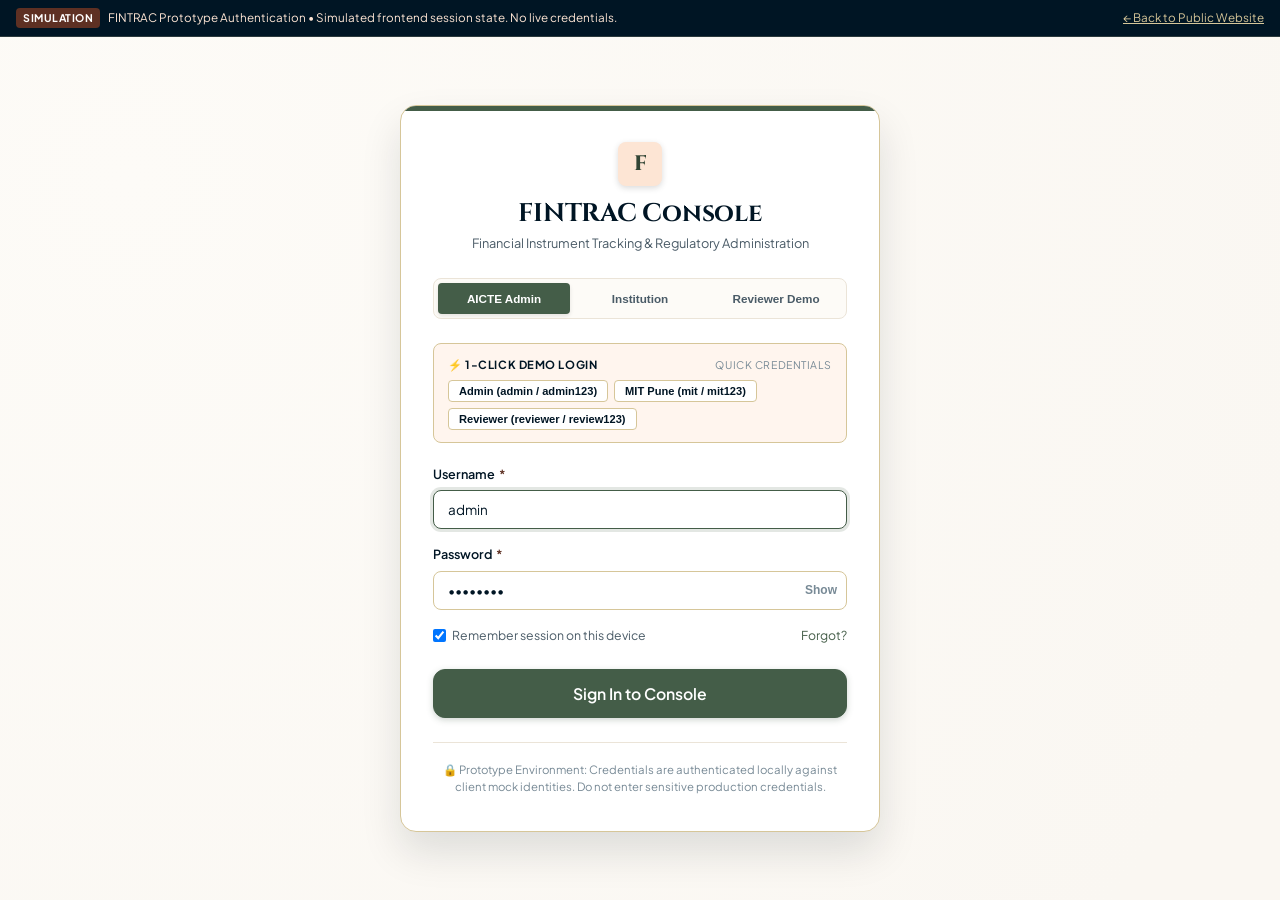
<file: reports.html>
<!DOCTYPE html>
<html lang="en">
<head>
  <meta charset="UTF-8">
  <meta name="viewport" content="width=device-width, initial-scale=1.0">
  <title>Reports &amp; Regulatory Analytics | FINTRAC</title>
  <link rel="stylesheet" href="css/style.css">
  <link rel="stylesheet" href="css/dashboard.css">
  <link rel="stylesheet" href="css/forms.css">
  <link rel="stylesheet" href="css/responsive.css">
  <style>
    .charts-grid {
      display: grid;
      grid-template-columns: repeat(auto-fit, minmax(360px, 1fr));
      gap: 24px;
      margin-bottom: 24px;
    }
    .chart-box {
      background: #FFFFFF;
      border: 1px solid var(--border-light);
      border-radius: var(--radius-md);
      padding: 24px;
      box-shadow: var(--shadow-sm);
      display: flex;
      flex-direction: column;
    }
    .chart-header {
      display: flex;
      align-items: center;
      justify-content: space-between;
      margin-bottom: 18px;
    }
    .chart-header h4 {
      font-size: 1.05rem;
      color: var(--color-navy);
    }
    canvas {
      width: 100% !important;
      max-width: 100%;
      height: 260px !important;
    }
  </style>
</head>
<body>

  <!-- Top Prototype Disclaimer Banner -->
  <div class="prototype-banner">
    <div class="banner-text">
      <span class="pill-indicator">ANALYTICS ENGINE</span>
      <span>FINTRAC Regulatory Analytics • Native HTML5 canvas charts and aggregate reporting based on live prototype storage.</span>
    </div>
    <div>
      <a href="javascript:void(0)" onclick="FINTRAC_APP.confirmResetDemo()">Reset Demo Data</a>
    </div>
  </div>

  <div class="app-container">
    <div class="sidebar-backdrop"></div>

    <!-- Sidebar Navigation -->
    <aside class="app-sidebar">
      <div class="sidebar-header">
        <a href="admin.html" class="brand-logo">
          <div class="brand-symbol">F</div>
          <div class="brand-text">
            <h1>FINTRAC</h1>
            <span>Analytics Bureau</span>
          </div>
        </a>
      </div>

      <div class="sidebar-role-badge">
        <span class="role-name user-role-label">Reporting Desk</span>
        <span class="status-live">● Analytics Online</span>
      </div>

      <nav class="sidebar-nav">
        <div class="nav-section-title">Navigation</div>
        <a href="admin.html" class="nav-item">
          <svg viewBox="0 0 24 24" fill="none" stroke-width="2"><rect x="3" y="3" width="7" height="7"></rect><rect x="14" y="3" width="7" height="7"></rect><rect x="14" y="14" width="7" height="7"></rect><rect x="3" y="14" width="7" height="7"></rect></svg>
          Command Centre
        </a>
        <a href="fdr-records.html" class="nav-item">
          <svg viewBox="0 0 24 24" fill="none" stroke-width="2"><rect x="2" y="4" width="20" height="16" rx="2"></rect><line x1="2" y1="10" x2="22" y2="10"></line></svg>
          All FDR Records
        </a>
        <a href="reports.html" class="nav-item active">
          <svg viewBox="0 0 24 24" fill="none" stroke-width="2"><line x1="18" y1="20" x2="18" y2="10"></line><line x1="12" y1="20" x2="12" y2="4"></line><line x1="6" y1="20" x2="6" y2="14"></line></svg>
          Reports &amp; Analytics
        </a>
        <a href="maturity.html" class="nav-item">
          <svg viewBox="0 0 24 24" fill="none" stroke-width="2"><circle cx="12" cy="12" r="10"></circle><polyline points="12 6 12 12 14 14"></polyline></svg>
          Maturity Monitoring
        </a>
        <a href="renewal.html" class="nav-item">
          <svg viewBox="0 0 24 24" fill="none" stroke-width="2"><polyline points="23 4 23 10 17 10"></polyline><polyline points="1 20 1 14 7 14"></polyline><path d="M3.51 9a9 9 0 0 1 14.85-3.36L23 10M1 14l4.64 4.36A9 9 0 0 0 20.49 15"></path></svg>
          Renewal Tracking
        </a>
        <a href="release-requests.html" class="nav-item">
          <svg viewBox="0 0 24 24" fill="none" stroke-width="2"><path d="M21 15v4a2 2 0 0 1-2 2H5a2 2 0 0 1-2-2v-4"></path><polyline points="7 10 12 15 17 10"></polyline><line x1="12" y1="15" x2="12" y2="3"></line></svg>
          Release / Refund
        </a>
        <a href="audit.html" class="nav-item">
          <svg viewBox="0 0 24 24" fill="none" stroke-width="2"><path d="M14 2H6a2 2 0 0 0-2 2v16a2 2 0 0 0 2 2h12a2 2 0 0 0 2-2V8z"></path><polyline points="14 2 14 8 20 8"></polyline><line x1="16" y1="13" x2="8" y2="13"></line><line x1="16" y1="17" x2="8" y2="17"></line></svg>
          Audit History
        </a>
      </nav>

      <div class="sidebar-footer">
        <div class="sidebar-user">
          <div class="user-avatar">AB</div>
          <div class="user-details">
            <div class="user-name">Dr. R. K. Soni</div>
            <div class="user-subtext">AICTE Bureau Chief</div>
          </div>
          <button class="btn-sidebar-logout" onclick="FINTRAC_AUTH.logout()" title="Sign Out">
            <svg width="18" height="18" fill="none" stroke="currentColor" stroke-width="2" viewBox="0 0 24 24"><path d="M9 21H5a2 2 0 0 1-2-2V5a2 2 0 0 1 2-2h4"></path><polyline points="16 17 21 12 16 7"></polyline><line x1="21" y1="12" x2="9" y2="12"></line></svg>
          </button>
        </div>
      </div>
    </aside>

    <!-- Main Content -->
    <main class="app-main">
      <header class="app-topbar">
        <div class="topbar-left">
          <button class="btn-mobile-toggle">
            <svg width="20" height="20" fill="none" stroke="currentColor" stroke-width="2" viewBox="0 0 24 24"><line x1="3" y1="12" x2="21" y2="12"></line><line x1="3" y1="6" x2="21" y2="6"></line><line x1="3" y1="18" x2="21" y2="18"></line></svg>
          </button>
          <div class="page-title-box">
            <h2 class="serif-heading">Regulatory Analytics &amp; Reports</h2>
            <p>Comprehensive portfolio metrics, bank exposures, and maturity distributions</p>
          </div>
        </div>

        <div class="topbar-right">
          <button class="btn btn-secondary btn-sm" onclick="window.print()">
            <svg width="14" height="14" fill="none" stroke="currentColor" stroke-width="2" viewBox="0 0 24 24"><polyline points="6 9 6 2 18 2 18 9"></polyline><path d="M6 18H4a2 2 0 0 1-2-2v-5a2 2 0 0 1 2-2h16a2 2 0 0 1 2 2v5a2 2 0 0 1-2 2h-2"></path><rect x="6" y="14" width="12" height="8"></rect></svg>
            Print Dossier
          </button>
          <button class="btn btn-primary btn-sm" onclick="FINTRAC_REPORTS.exportFDRDataCSV()">
            Export Full CSV
          </button>
        </div>
      </header>

      <div class="page-container">

        <!-- Print Header (shown only when printing) -->
        <div class="print-header">
          <h2 style="font-size: 1.5rem; color: #000;">AICTE Regulation Bureau — Financial Instrument Audit Dossier</h2>
          <p style="font-size: 0.85rem; color: #555;">Generated on ${new Date().toLocaleString('en-IN')} • FINTRAC Platform</p>
        </div>

        <!-- Macro Report Stats -->
        <div class="stats-grid">
          <div class="stat-card">
            <div class="stat-header">
              <span class="stat-title">Total Portfolio Value</span>
              <div class="stat-icon">₹</div>
            </div>
            <div class="stat-value" id="rep-total-val">₹0</div>
            <div class="stat-footer">All registered instruments</div>
          </div>

          <div class="stat-card card-navy">
            <div class="stat-header">
              <span class="stat-title">Active Guarantee Holding</span>
              <div class="stat-icon">🔒</div>
            </div>
            <div class="stat-value text-forest" id="rep-active-val">₹0</div>
            <div class="stat-footer">Excludes released items</div>
          </div>

          <div class="stat-card card-olive">
            <div class="stat-header">
              <span class="stat-title">Total Instrument Count</span>
              <div class="stat-icon">📄</div>
            </div>
            <div class="stat-value" id="rep-total-count">0</div>
            <div class="stat-footer">Across verified institutions</div>
          </div>

          <div class="stat-card card-terracotta">
            <div class="stat-header">
              <span class="stat-title">Under Scrutiny</span>
              <div class="stat-icon">⏳</div>
            </div>
            <div class="stat-value" id="rep-pending-verif">0</div>
            <div class="stat-footer">Pending verification</div>
          </div>
        </div>

        <!-- Native HTML5 Canvas Charts Grid -->
        <div class="charts-grid">

          <!-- Chart 1: Donut Chart -->
          <div class="chart-box">
            <div class="chart-header">
              <h4>Deposit Lifecycle Distribution</h4>
              <span class="badge badge-forest">Live State</span>
            </div>
            <div style="display: flex; align-items: center; justify-content: center; position: relative;">
              <canvas id="chart-status-donut" width="300" height="260"></canvas>
            </div>
            <div id="chart-status-legend" style="margin-top: 16px; padding-top: 12px; border-top: 1px solid var(--border-light);"></div>
          </div>

          <!-- Chart 2: Bank-wise Bar Chart -->
          <div class="chart-box">
            <div class="chart-header">
              <h4>Bank-wise Deposit Corpus (₹ Crore)</h4>
              <span class="badge badge-olive">Exposure</span>
            </div>
            <canvas id="chart-banks-bar" width="460" height="260"></canvas>
          </div>

          <!-- Chart 3: Maturity Distribution -->
          <div class="chart-box" style="grid-column: 1 / -1;">
            <div class="chart-header">
              <h4>Maturity Horizon Distribution Across All Instruments</h4>
              <span class="badge badge-navy">Countdown Horizons</span>
            </div>
            <canvas id="chart-maturity-horizon" width="900" height="260"></canvas>
          </div>

        </div>

        <!-- Table 1: Institution Summary Table -->
        <div class="dashboard-card">
          <div class="card-header">
            <h3>
              <svg width="20" height="20" fill="none" stroke="currentColor" stroke-width="2" viewBox="0 0 24 24"><path d="M17 21v-2a4 4 0 0 0-4-4H5a4 4 0 0 0-4 4v2"></path><circle cx="9" cy="7" r="4"></circle><path d="M23 21v-2a4 4 0 0 0-3-3.87"></path><path d="M16 3.13a4 4 0 0 1 0 7.75"></path></svg>
              Institution-wise Security Deposit Summary
            </h3>
            <button class="btn btn-secondary btn-sm" onclick="FINTRAC_REPORTS.exportFDRDataCSV()">Download CSV</button>
          </div>
          <div class="card-body">
            <div class="table-responsive">
              <table class="data-table">
                <thead>
                  <tr>
                    <th>Institution Name &amp; Location</th>
                    <th class="text-center">Total Instruments</th>
                    <th class="text-center">Active Instruments</th>
                    <th class="text-center">Expiring / Matured</th>
                    <th class="text-right">Total Deposit Value (INR)</th>
                  </tr>
                </thead>
                <tbody id="rep-inst-tbody">
                  <!-- Populated by reports.js -->
                </tbody>
              </table>
            </div>
          </div>
        </div>

        <!-- Table 2: Bank-wise Summary Table -->
        <div class="dashboard-card">
          <div class="card-header">
            <h3>
              <svg width="20" height="20" fill="none" stroke="currentColor" stroke-width="2" viewBox="0 0 24 24"><rect x="2" y="4" width="20" height="16" rx="2"></rect><line x1="2" y1="10" x2="22" y2="10"></line></svg>
              Bank-wise Exposure &amp; Concentration Summary
            </h3>
          </div>
          <div class="card-body">
            <div class="table-responsive">
              <table class="data-table">
                <thead>
                  <tr>
                    <th>Issuing Commercial Bank</th>
                    <th class="text-center">Total Instruments</th>
                    <th class="text-center">Active Instruments</th>
                    <th class="text-right">Total Aggregate Deposit (INR)</th>
                  </tr>
                </thead>
                <tbody id="rep-bank-tbody">
                  <!-- Populated by reports.js -->
                </tbody>
              </table>
            </div>
          </div>
        </div>

      </div>
    </main>
  </div>

  <div id="toast-container"></div>

  <script src="js/storage.js"></script>
  <script src="js/auth.js"></script>
  <script src="js/app.js"></script>
  <script src="js/fdr.js"></script>
  <script src="js/reports.js"></script>
  <script>
    document.addEventListener('DOMContentLoaded', () => {
      FINTRAC_AUTH.guard(['admin', 'institution', 'reviewer']);
      FINTRAC_REPORTS.init();
    });
  </script>
</body>
</html>
</file>
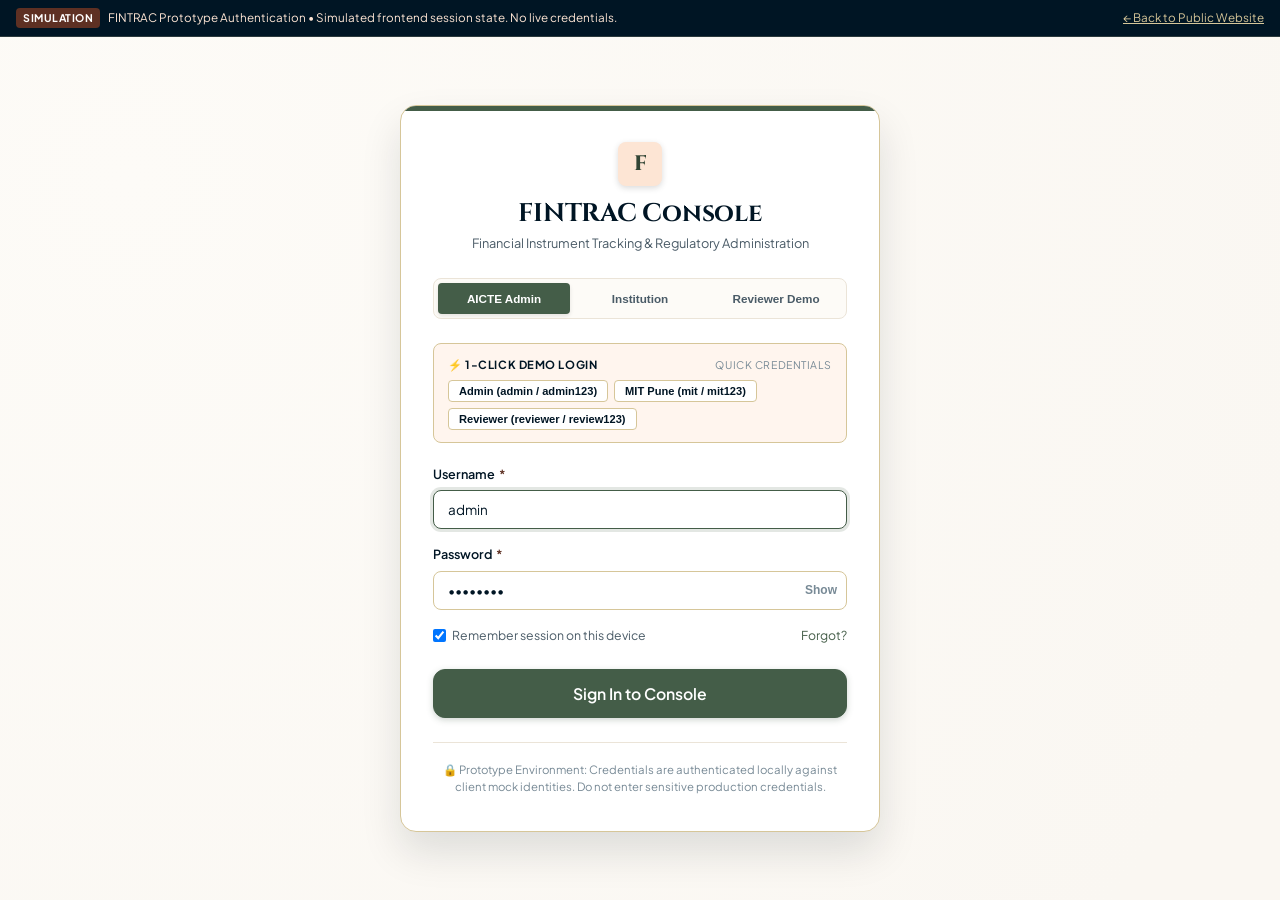
<file: reviewer.html>
<!DOCTYPE html>
<html lang="en">
<head>
  <meta charset="UTF-8">
  <meta name="viewport" content="width=device-width, initial-scale=1.0">
  <title>Authorized Reviewer — Scrutiny Workbench | FINTRAC</title>
  <link rel="stylesheet" href="css/style.css">
  <link rel="stylesheet" href="css/dashboard.css">
  <link rel="stylesheet" href="css/forms.css">
  <link rel="stylesheet" href="css/responsive.css">
</head>
<body>

  <!-- Top Prototype Disclaimer Banner -->
  <div class="prototype-banner">
    <div class="banner-text">
      <span class="pill-indicator">DEMO SCRUTINY</span>
      <span>Authorized Reviewer Workbench • Simulated Independent Scrutiny Environment. Not connected to core banking APIs.</span>
    </div>
    <div>
      <a href="javascript:void(0)" onclick="FINTRAC_APP.confirmResetDemo()">Reset Demo Data</a>
    </div>
  </div>

  <div class="app-container">
    <div class="sidebar-backdrop"></div>

    <!-- Sidebar Navigation -->
    <aside class="app-sidebar">
      <div class="sidebar-header">
        <a href="reviewer.html" class="brand-logo">
          <div class="brand-symbol">F</div>
          <div class="brand-text">
            <h1>FINTRAC</h1>
            <span>Scrutiny Workbench</span>
          </div>
        </a>
      </div>

      <div class="sidebar-role-badge">
        <span class="role-name">Empanelled Reviewer</span>
        <span class="status-live">● Scrutiny Mode</span>
      </div>

      <nav class="sidebar-nav">
        <div class="nav-section-title">Reviewer Tasks</div>
        <a href="reviewer.html" class="nav-item active">
          <svg viewBox="0 0 24 24" fill="none" stroke-width="2"><path d="M9 11l3 3L22 4"></path><path d="M21 12v7a2 2 0 0 1-2 2H5a2 2 0 0 1-2-2V5a2 2 0 0 1 2-2h11"></path></svg>
          Verification Queue
        </a>
        <a href="fdr-records.html" class="nav-item">
          <svg viewBox="0 0 24 24" fill="none" stroke-width="2"><rect x="2" y="4" width="20" height="16" rx="2"></rect><line x1="2" y1="10" x2="22" y2="10"></line></svg>
          All Instruments
        </a>
        <a href="maturity.html" class="nav-item">
          <svg viewBox="0 0 24 24" fill="none" stroke-width="2"><circle cx="12" cy="12" r="10"></circle><polyline points="12 6 12 12 14 14"></polyline></svg>
          Maturity Monitor
        </a>

        <div class="nav-section-title">System Records</div>
        <a href="alerts.html" class="nav-item">
          <svg viewBox="0 0 24 24" fill="none" stroke-width="2"><polygon points="7.86 2 16.14 2 22 7.86 22 16.14 16.14 22 7.86 22 2 16.14 2 7.86 7.86 2"></polygon><line x1="12" y1="8" x2="12" y2="12"></line><line x1="12" y1="16" x2="12.01" y2="16"></line></svg>
          Discrepancy Alerts
        </a>
        <a href="audit.html" class="nav-item">
          <svg viewBox="0 0 24 24" fill="none" stroke-width="2"><path d="M14 2H6a2 2 0 0 0-2 2v16a2 2 0 0 0 2 2h12a2 2 0 0 0 2-2V8z"></path><polyline points="14 2 14 8 20 8"></polyline><line x1="16" y1="13" x2="8" y2="13"></line><line x1="16" y1="17" x2="8" y2="17"></line></svg>
          Audit History
        </a>
      </nav>

      <div class="sidebar-footer">
        <div class="sidebar-user">
          <div class="user-avatar" style="background: var(--color-olive); color: var(--color-navy);">AR</div>
          <div class="user-details">
            <div class="user-name">Smt. Ananya Rao</div>
            <div class="user-subtext">Senior Scrutiny Officer</div>
          </div>
          <button class="btn-sidebar-logout" onclick="FINTRAC_AUTH.logout()" title="Sign Out">
            <svg width="18" height="18" fill="none" stroke="currentColor" stroke-width="2" viewBox="0 0 24 24"><path d="M9 21H5a2 2 0 0 1-2-2V5a2 2 0 0 1 2-2h4"></path><polyline points="16 17 21 12 16 7"></polyline><line x1="21" y1="12" x2="9" y2="12"></line></svg>
          </button>
        </div>
      </div>
    </aside>

    <!-- Main Content -->
    <main class="app-main">
      <header class="app-topbar">
        <div class="topbar-left">
          <button class="btn-mobile-toggle">
            <svg width="20" height="20" fill="none" stroke="currentColor" stroke-width="2" viewBox="0 0 24 24"><line x1="3" y1="12" x2="21" y2="12"></line><line x1="3" y1="6" x2="21" y2="6"></line><line x1="3" y1="18" x2="21" y2="18"></line></svg>
          </button>
          <div class="page-title-box">
            <h2 class="serif-heading">Authorized Reviewer / Bank Verification Demonstration</h2>
            <p>Independent scrutiny workbench distinguishing uploaded receipts from verified status</p>
          </div>
        </div>

        <div class="topbar-right">
          <div class="quick-role-switch">
            <a href="admin.html" class="role-pill" onclick="FINTRAC_AUTH.quickSwitchRole('admin'); return false;">AICTE Admin</a>
            <a href="institution.html" class="role-pill" onclick="FINTRAC_AUTH.quickSwitchRole('institution'); return false;">Institution</a>
            <a href="reviewer.html" class="role-pill active">Reviewer</a>
          </div>

          <a href="alerts.html" class="topbar-btn" title="Alerts">
            <svg width="18" height="18" fill="none" stroke="currentColor" stroke-width="2" viewBox="0 0 24 24"><path d="M18 8A6 6 0 0 0 6 8c0 7-3 9-3 9h18s-3-2-3-9"></path><path d="M13.73 21a2 2 0 0 1-3.46 0"></path></svg>
          </a>
        </div>
      </header>

      <div class="page-container">

        <!-- Critical Disclaimer Notice -->
        <div style="background: var(--bg-card); border: 1px solid var(--border-medium); border-left: 5px solid var(--color-olive-dark); border-radius: var(--radius-md); padding: 18px 24px; box-shadow: var(--shadow-sm); display: flex; gap: 16px; align-items: flex-start;">
          <div style="width: 36px; height: 36px; border-radius: 50%; background: var(--color-olive-subtle); color: #725c1e; display: flex; align-items: center; justify-content: center; flex-shrink: 0;">
            <svg width="20" height="20" fill="none" stroke="currentColor" stroke-width="2" viewBox="0 0 24 24"><circle cx="12" cy="12" r="10"></circle><line x1="12" y1="16" x2="12" y2="12"></line><line x1="12" y1="8" x2="12.01" y2="8"></line></svg>
          </div>
          <div>
            <h4 style="color: var(--color-navy); margin-bottom: 4px;">Demonstration Scrutiny Protocol Notice</h4>
            <p style="font-size: 0.84rem; color: var(--text-secondary); line-height: 1.5;">
              This reviewer module models an authorized regulatory scrutiny officer inspecting institutional submissions. All actions (marking information complete, recording discrepancies, or certifying in demo) update local session records. <strong>This demonstration is not connected to a live commercial banking gateway or RBI SFMS.</strong>
            </p>
          </div>
        </div>

        <!-- Verification Queue Table -->
        <div class="dashboard-card">
          <div class="card-header">
            <h3>
              <svg width="20" height="20" fill="none" stroke="currentColor" stroke-width="2" viewBox="0 0 24 24"><path d="M9 11l3 3L22 4"></path><path d="M21 12v7a2 2 0 0 1-2 2H5a2 2 0 0 1-2-2V5a2 2 0 0 1 2-2h11"></path></svg>
              Assigned Financial Instrument Verification Queue
            </h3>
            <div class="card-header-actions">
              <button class="btn btn-outline btn-sm" onclick="FINTRAC_VERIFICATION.renderQueue('ALL')">All Cases</button>
              <button class="btn btn-secondary btn-sm" onclick="FINTRAC_VERIFICATION.renderQueue('PENDING')">Pending Only</button>
              <button class="btn btn-terracotta btn-sm" onclick="FINTRAC_VERIFICATION.renderQueue('DISCREPANCY')">Discrepancies</button>
            </div>
          </div>

          <div class="card-body">
            <div class="table-responsive">
              <table class="data-table">
                <thead>
                  <tr>
                    <th>FDR Reference</th>
                    <th>Bank &amp; Branch</th>
                    <th>Deposit Amount</th>
                    <th>Tenure Timeline</th>
                    <th>Document</th>
                    <th>Scrutiny Status</th>
                    <th>Action</th>
                  </tr>
                </thead>
                <tbody id="verification-queue-tbody">
                  <!-- Populated by verification.js -->
                </tbody>
              </table>
            </div>
          </div>
        </div>

      </div>
    </main>
  </div>

  <!-- Scrutiny Modal -->
  <div class="modal-overlay" id="scrutiny-modal">
    <div class="modal-content modal-xl">
      <div class="modal-header">
        <h3 id="scrutiny-modal-title">Scrutiny Dossier</h3>
        <button class="modal-close" onclick="FINTRAC_APP.closeModal('scrutiny-modal')">&times;</button>
      </div>
      <div class="modal-body" id="scrutiny-modal-body"></div>
      <div class="modal-footer">
        <button class="btn btn-secondary" onclick="FINTRAC_APP.closeModal('scrutiny-modal')">Cancel</button>
        <button class="btn btn-primary" onclick="FINTRAC_VERIFICATION.saveScrutiny()">Record Determination</button>
      </div>
    </div>
  </div>

  <!-- Document Preview Modal -->
  <div class="modal-overlay" id="doc-preview-modal">
    <div class="modal-content modal-lg">
      <div class="modal-header">
        <h3 id="doc-preview-modal-title">Document Viewer</h3>
        <button class="modal-close" onclick="FINTRAC_APP.closeModal('doc-preview-modal')">&times;</button>
      </div>
      <div class="modal-body" id="doc-preview-modal-body"></div>
      <div class="modal-footer">
        <button class="btn btn-secondary" onclick="FINTRAC_APP.closeModal('doc-preview-modal')">Close Viewer</button>
      </div>
    </div>
  </div>

  <div id="toast-container"></div>

  <script src="js/storage.js"></script>
  <script src="js/auth.js"></script>
  <script src="js/app.js"></script>
  <script src="js/fdr.js"></script>
  <script src="js/verification.js"></script>
  <script>
    document.addEventListener('DOMContentLoaded', () => {
      FINTRAC_AUTH.guard(['reviewer', 'admin']);
      FINTRAC_VERIFICATION.init();
    });
  </script>
</body>
</html>
</file>
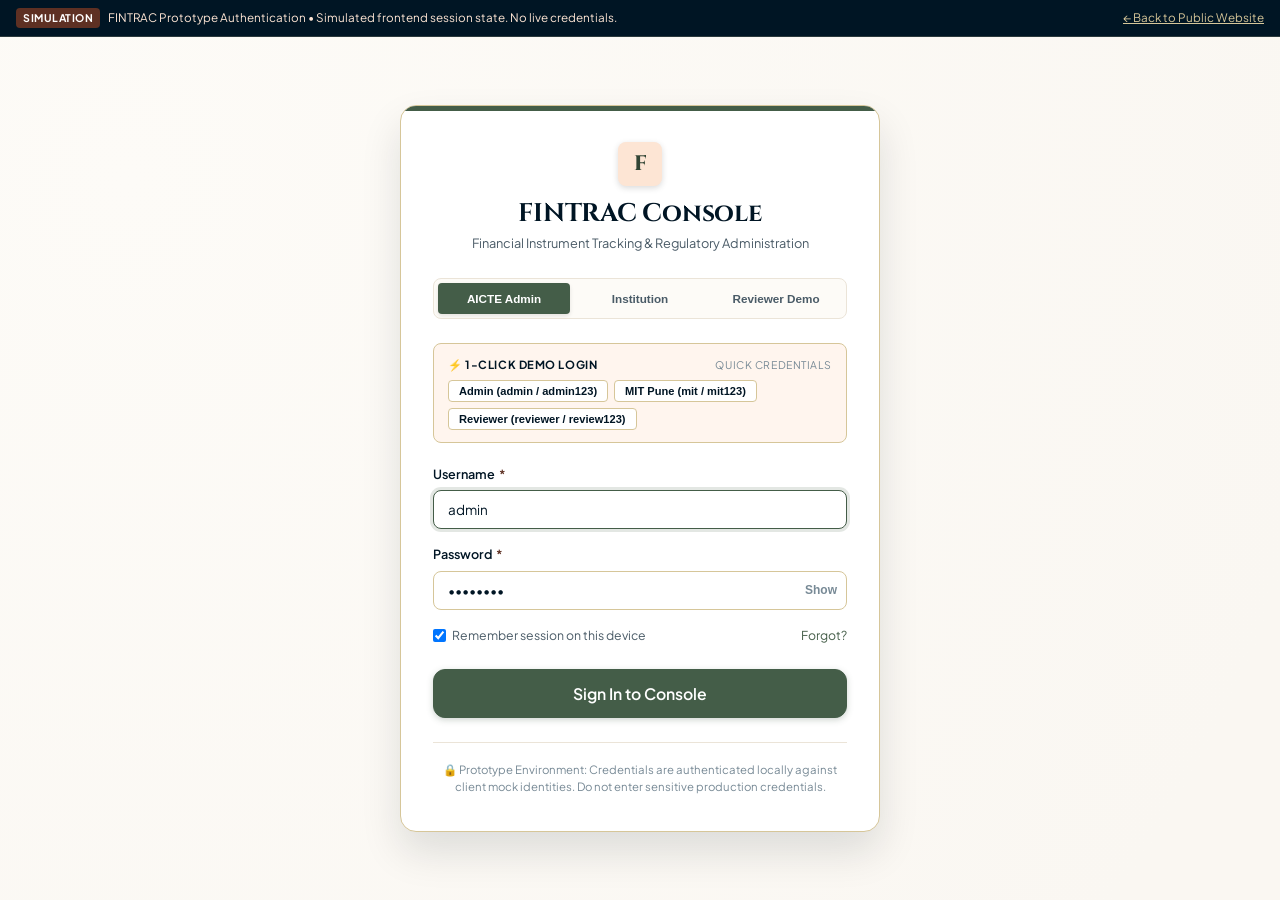
<file: verification.html>
<!DOCTYPE html>
<html lang="en">
<head>
  <meta charset="UTF-8">
  <meta name="viewport" content="width=device-width, initial-scale=1.0">
  <title>Document Verification &amp; Scrutiny Workbench | FINTRAC</title>
  <link rel="stylesheet" href="css/style.css">
  <link rel="stylesheet" href="css/dashboard.css">
  <link rel="stylesheet" href="css/forms.css">
  <link rel="stylesheet" href="css/responsive.css">
</head>
<body>

  <!-- Top Prototype Disclaimer Banner -->
  <div class="prototype-banner">
    <div class="banner-text">
      <span class="pill-indicator">DOCUMENT SCRUTINY</span>
      <span>FINTRAC Verification Module • Scrutinize institution receipts against simulated independent bank verification.</span>
    </div>
    <div>
      <a href="javascript:void(0)" onclick="FINTRAC_APP.confirmResetDemo()">Reset Demo Data</a>
    </div>
  </div>

  <div class="app-container">
    <div class="sidebar-backdrop"></div>

    <!-- Sidebar Navigation -->
    <aside class="app-sidebar">
      <div class="sidebar-header">
        <a href="admin.html" class="brand-logo">
          <div class="brand-symbol">F</div>
          <div class="brand-text">
            <h1>FINTRAC</h1>
            <span>Scrutiny Bureau</span>
          </div>
        </a>
      </div>

      <div class="sidebar-role-badge">
        <span class="role-name user-role-label">Scrutiny Desk</span>
        <span class="status-live">● Queue Active</span>
      </div>

      <nav class="sidebar-nav">
        <div class="nav-section-title">Navigation</div>
        <a href="admin.html" class="nav-item">
          <svg viewBox="0 0 24 24" fill="none" stroke-width="2"><rect x="3" y="3" width="7" height="7"></rect><rect x="14" y="3" width="7" height="7"></rect><rect x="14" y="14" width="7" height="7"></rect><rect x="3" y="14" width="7" height="7"></rect></svg>
          Command Centre
        </a>
        <a href="fdr-records.html" class="nav-item">
          <svg viewBox="0 0 24 24" fill="none" stroke-width="2"><rect x="2" y="4" width="20" height="16" rx="2"></rect><line x1="2" y1="10" x2="22" y2="10"></line></svg>
          All FDR Records
        </a>
        <a href="verification.html" class="nav-item active">
          <svg viewBox="0 0 24 24" fill="none" stroke-width="2"><path d="M9 11l3 3L22 4"></path><path d="M21 12v7a2 2 0 0 1-2 2H5a2 2 0 0 1-2-2V5a2 2 0 0 1 2-2h11"></path></svg>
          Verification Scrutiny
        </a>
        <a href="maturity.html" class="nav-item">
          <svg viewBox="0 0 24 24" fill="none" stroke-width="2"><circle cx="12" cy="12" r="10"></circle><polyline points="12 6 12 12 14 14"></polyline></svg>
          Maturity Monitoring
        </a>
        <a href="renewal.html" class="nav-item">
          <svg viewBox="0 0 24 24" fill="none" stroke-width="2"><polyline points="23 4 23 10 17 10"></polyline><polyline points="1 20 1 14 7 14"></polyline><path d="M3.51 9a9 9 0 0 1 14.85-3.36L23 10M1 14l4.64 4.36A9 9 0 0 0 20.49 15"></path></svg>
          Renewal Tracking
        </a>
        <a href="release-requests.html" class="nav-item">
          <svg viewBox="0 0 24 24" fill="none" stroke-width="2"><path d="M21 15v4a2 2 0 0 1-2 2H5a2 2 0 0 1-2-2v-4"></path><polyline points="7 10 12 15 17 10"></polyline><line x1="12" y1="15" x2="12" y2="3"></line></svg>
          Release / Refund
        </a>
        <a href="alerts.html" class="nav-item">
          <svg viewBox="0 0 24 24" fill="none" stroke-width="2"><path d="M18 8A6 6 0 0 0 6 8c0 7-3 9-3 9h18s-3-2-3-9"></path><path d="M13.73 21a2 2 0 0 1-3.46 0"></path></svg>
          Alert Centre
        </a>
        <a href="audit.html" class="nav-item">
          <svg viewBox="0 0 24 24" fill="none" stroke-width="2"><path d="M14 2H6a2 2 0 0 0-2 2v16a2 2 0 0 0 2 2h12a2 2 0 0 0 2-2V8z"></path><polyline points="14 2 14 8 20 8"></polyline><line x1="16" y1="13" x2="8" y2="13"></line><line x1="16" y1="17" x2="8" y2="17"></line></svg>
          Audit History
        </a>
      </nav>

      <div class="sidebar-footer">
        <div class="sidebar-user">
          <div class="user-avatar">AB</div>
          <div class="user-details">
            <div class="user-name">Dr. R. K. Soni</div>
            <div class="user-subtext">AICTE Bureau Chief</div>
          </div>
          <button class="btn-sidebar-logout" onclick="FINTRAC_AUTH.logout()" title="Sign Out">
            <svg width="18" height="18" fill="none" stroke="currentColor" stroke-width="2" viewBox="0 0 24 24"><path d="M9 21H5a2 2 0 0 1-2-2V5a2 2 0 0 1 2-2h4"></path><polyline points="16 17 21 12 16 7"></polyline><line x1="21" y1="12" x2="9" y2="12"></line></svg>
          </button>
        </div>
      </div>
    </aside>

    <!-- Main Content -->
    <main class="app-main">
      <header class="app-topbar">
        <div class="topbar-left">
          <button class="btn-mobile-toggle">
            <svg width="20" height="20" fill="none" stroke="currentColor" stroke-width="2" viewBox="0 0 24 24"><line x1="3" y1="12" x2="21" y2="12"></line><line x1="3" y1="6" x2="21" y2="6"></line><line x1="3" y1="18" x2="21" y2="18"></line></svg>
          </button>
          <div class="page-title-box">
            <h2 class="serif-heading">Document Verification &amp; Scrutiny Workbench</h2>
            <p>Side-by-side scrutiny of institution uploaded instruments vs. independent confirmation</p>
          </div>
        </div>

        <div class="topbar-right">
          <div class="quick-role-switch">
            <a href="admin.html" class="role-pill" onclick="FINTRAC_AUTH.quickSwitchRole('admin'); return false;">AICTE Admin</a>
            <a href="institution.html" class="role-pill" onclick="FINTRAC_AUTH.quickSwitchRole('institution'); return false;">Institution</a>
            <a href="reviewer.html" class="role-pill" onclick="FINTRAC_AUTH.quickSwitchRole('reviewer'); return false;">Reviewer</a>
          </div>
        </div>
      </header>

      <div class="page-container">

        <!-- Verification Queue Card -->
        <div class="dashboard-card">
          <div class="card-header">
            <h3>
              <svg width="20" height="20" fill="none" stroke="currentColor" stroke-width="2" viewBox="0 0 24 24"><path d="M9 11l3 3L22 4"></path><path d="M21 12v7a2 2 0 0 1-2 2H5a2 2 0 0 1-2-2V5a2 2 0 0 1 2-2h11"></path></svg>
              Document Scrutiny Registry Queue
            </h3>
            <div class="card-header-actions" style="display: flex; gap: 6px;">
              <button class="btn btn-outline btn-sm" onclick="FINTRAC_VERIFICATION.renderQueue('ALL')">All Submissions</button>
              <button class="btn btn-secondary btn-sm" onclick="FINTRAC_VERIFICATION.renderQueue('PENDING')">Pending Queue</button>
              <button class="btn btn-terracotta btn-sm" onclick="FINTRAC_VERIFICATION.renderQueue('DISCREPANCY')">Discrepancies</button>
              <button class="btn btn-primary btn-sm" onclick="FINTRAC_VERIFICATION.renderQueue('VERIFIED')">Verified in Demo</button>
            </div>
          </div>

          <div class="card-body">
            <div class="table-responsive">
              <table class="data-table">
                <thead>
                  <tr>
                    <th>FDR Reference &amp; Institution</th>
                    <th>Bank &amp; Branch</th>
                    <th>Deposit Amount</th>
                    <th>Tenure Timeline</th>
                    <th>Uploaded Document</th>
                    <th>Verification Status</th>
                    <th>Scrutiny Action</th>
                  </tr>
                </thead>
                <tbody id="verification-queue-tbody">
                  <!-- Populated by verification.js -->
                </tbody>
              </table>
            </div>
          </div>
        </div>

      </div>
    </main>
  </div>

  <!-- Scrutiny Modal -->
  <div class="modal-overlay" id="scrutiny-modal">
    <div class="modal-content modal-xl">
      <div class="modal-header">
        <h3 id="scrutiny-modal-title">Scrutiny Dossier</h3>
        <button class="modal-close" onclick="FINTRAC_APP.closeModal('scrutiny-modal')">&times;</button>
      </div>
      <div class="modal-body" id="scrutiny-modal-body"></div>
      <div class="modal-footer">
        <button class="btn btn-secondary" onclick="FINTRAC_APP.closeModal('scrutiny-modal')">Cancel</button>
        <button class="btn btn-primary" onclick="FINTRAC_VERIFICATION.saveScrutiny()">Record Determination</button>
      </div>
    </div>
  </div>

  <!-- Document Preview Modal -->
  <div class="modal-overlay" id="doc-preview-modal">
    <div class="modal-content modal-lg">
      <div class="modal-header">
        <h3 id="doc-preview-modal-title">Document Viewer</h3>
        <button class="modal-close" onclick="FINTRAC_APP.closeModal('doc-preview-modal')">&times;</button>
      </div>
      <div class="modal-body" id="doc-preview-modal-body"></div>
      <div class="modal-footer">
        <button class="btn btn-secondary" onclick="FINTRAC_APP.closeModal('doc-preview-modal')">Close Viewer</button>
      </div>
    </div>
  </div>

  <div id="toast-container"></div>

  <script src="js/storage.js"></script>
  <script src="js/auth.js"></script>
  <script src="js/app.js"></script>
  <script src="js/fdr.js"></script>
  <script src="js/verification.js"></script>
  <script>
    document.addEventListener('DOMContentLoaded', () => {
      FINTRAC_AUTH.guard(['admin', 'reviewer']);
      FINTRAC_VERIFICATION.init();
    });
  </script>
</body>
</html>
</file>
<file: css/style.css>
/* ==========================================================================
   FINTRAC — Design System & Base Styles
   Colors:
     Forest Green:        #445D48 (Primary brand, navigation, primary CTA)
     Soft Peach:          #FDE5D4 (Warm canvas tint, light sections, soft fills)
     Muted Olive:         #D6C699 (Secondary highlights, stats, elegant borders)
     Deep Midnight Navy:  #001524 (Headings, primary typography, high contrast)
     Dark Terracotta:     #5E3023 (Critical alerts, overdue warnings, scrutiny tags)
   ========================================================================== */

@import url('https://fonts.googleapis.com/css2?family=Cinzel:wght@500;600;700;800&family=Plus+Jakarta+Sans:wght@300;400;500;600;700;800&display=swap');

:root {
  /* Brand Palette */
  --color-forest: #445D48;
  --color-forest-dark: #324535;
  --color-forest-light: #56755b;
  --color-forest-glow: rgba(68, 93, 72, 0.15);

  --color-peach: #FDE5D4;
  --color-peach-light: #FFF5EE;
  --color-peach-subtle: #fcf1e8;
  --color-peach-border: #f0cfb8;

  --color-olive: #D6C699;
  --color-olive-dark: #bfae7e;
  --color-olive-light: #ebe3cb;
  --color-olive-subtle: rgba(214, 198, 153, 0.25);

  --color-navy: #001524;
  --color-navy-light: #0d273a;
  --color-navy-muted: #3a4d5c;

  --color-terracotta: #5E3023;
  --color-terracotta-dark: #462218;
  --color-terracotta-light: #7b4233;
  --color-terracotta-subtle: rgba(94, 48, 35, 0.12);

  /* Neutrals & Surfaces */
  --bg-primary: #FAF7F2;
  --bg-card: #FFFFFF;
  --bg-card-subtle: #FDFBF7;
  --bg-dark: #001524;

  --border-light: #EBE4D8;
  --border-medium: #D6C699;
  --border-dark: #445D48;

  --text-primary: #001524;
  --text-secondary: #4a5b67;
  --text-muted: #788a96;
  --text-on-dark: #FDFBF7;

  /* Typography */
  --font-serif: 'Cinzel', 'Playfair Display', Georgia, serif;
  --font-sans: 'Plus Jakarta Sans', -apple-system, BlinkMacSystemFont, 'Segoe UI', Roboto, sans-serif;

  /* Shadows */
  --shadow-sm: 0 1px 3px rgba(0, 21, 36, 0.05), 0 1px 2px rgba(0, 21, 36, 0.03);
  --shadow-md: 0 4px 12px rgba(0, 21, 36, 0.06), 0 2px 4px rgba(0, 21, 36, 0.03);
  --shadow-lg: 0 12px 28px rgba(0, 21, 36, 0.08), 0 4px 10px rgba(0, 21, 36, 0.04);
  --shadow-xl: 0 20px 40px rgba(0, 21, 36, 0.12);
  --shadow-inner: inset 0 2px 4px rgba(0, 21, 36, 0.04);

  /* Radii */
  --radius-xs: 4px;
  --radius-sm: 8px;
  --radius-md: 12px;
  --radius-lg: 16px;
  --radius-xl: 24px;
  --radius-full: 9999px;

  /* Spacing & Transitions */
  --transition-fast: 150ms ease;
  --transition-base: 250ms ease;
  --transition-slow: 350ms cubic-bezier(0.16, 1, 0.3, 1);
}

/* Reset & Box Sizing */
*, *::before, *::after {
  box-sizing: border-box;
  margin: 0;
  padding: 0;
}

html {
  font-size: 15px;
  scroll-behavior: smooth;
  -webkit-font-smoothing: antialiased;
  -moz-osx-font-smoothing: grayscale;
}

body {
  font-family: var(--font-sans);
  background-color: var(--bg-primary);
  color: var(--text-primary);
  line-height: 1.55;
  min-height: 100vh;
  display: flex;
  flex-direction: column;
}

/* Headings */
h1, h2, h3, .serif-heading {
  font-family: var(--font-serif);
  color: var(--color-navy);
  letter-spacing: -0.01em;
  font-weight: 700;
  line-height: 1.25;
}

h4, h5, h6 {
  font-family: var(--font-sans);
  font-weight: 600;
  color: var(--color-navy);
  line-height: 1.35;
}

p {
  color: var(--text-secondary);
}

a {
  color: var(--color-forest);
  text-decoration: none;
  transition: color var(--transition-fast);
}

a:hover {
  color: var(--color-forest-dark);
}

/* Buttons */
.btn {
  display: inline-flex;
  align-items: center;
  justify-content: center;
  gap: 8px;
  padding: 10px 20px;
  font-family: var(--font-sans);
  font-size: 0.92rem;
  font-weight: 600;
  border-radius: var(--radius-sm);
  border: 1px solid transparent;
  cursor: pointer;
  transition: all var(--transition-fast);
  text-align: center;
  white-space: nowrap;
  user-select: none;
}

.btn:active {
  transform: translateY(1px);
}

.btn-primary {
  background-color: var(--color-forest);
  color: #FFFFFF;
  border-color: var(--color-forest);
  box-shadow: 0 2px 6px rgba(68, 93, 72, 0.25);
}

.btn-primary:hover {
  background-color: var(--color-forest-dark);
  border-color: var(--color-forest-dark);
  color: #FFFFFF;
  box-shadow: 0 4px 12px rgba(68, 93, 72, 0.35);
}

.btn-secondary {
  background-color: #FFFFFF;
  color: var(--color-navy);
  border-color: var(--border-medium);
}

.btn-secondary:hover {
  background-color: var(--color-peach-light);
  border-color: var(--color-forest);
  color: var(--color-forest-dark);
}

.btn-outline {
  background-color: transparent;
  color: var(--color-forest);
  border-color: var(--color-forest);
}

.btn-outline:hover {
  background-color: var(--color-forest-glow);
  color: var(--color-forest-dark);
}

.btn-terracotta {
  background-color: var(--color-terracotta);
  color: #FFFFFF;
  border-color: var(--color-terracotta);
}

.btn-terracotta:hover {
  background-color: var(--color-terracotta-dark);
  color: #FFFFFF;
  box-shadow: 0 4px 12px rgba(94, 48, 35, 0.3);
}

.btn-olive {
  background-color: var(--color-olive);
  color: var(--color-navy);
  border-color: var(--color-olive-dark);
}

.btn-olive:hover {
  background-color: var(--color-olive-dark);
  color: #FFFFFF;
}

.btn-sm {
  padding: 6px 12px;
  font-size: 0.82rem;
  border-radius: var(--radius-xs);
}

.btn-lg {
  padding: 14px 28px;
  font-size: 1.05rem;
  border-radius: var(--radius-md);
}

.btn-icon-only {
  padding: 8px;
  border-radius: var(--radius-sm);
  line-height: 1;
}

/* Badges & Status Pills */
.badge {
  display: inline-flex;
  align-items: center;
  gap: 5px;
  padding: 3px 10px;
  font-size: 0.75rem;
  font-weight: 700;
  text-transform: uppercase;
  letter-spacing: 0.05em;
  border-radius: var(--radius-full);
  line-height: 1.4;
  border: 1px solid transparent;
}

.badge-dot {
  width: 6px;
  height: 6px;
  border-radius: 50%;
  display: inline-block;
}

/* Status variants matching palette */
.badge-active,
.badge-forest,
.badge-verified,
.badge-approved {
  background-color: rgba(68, 93, 72, 0.12);
  color: var(--color-forest);
  border-color: rgba(68, 93, 72, 0.3);
}
.badge-active .badge-dot,
.badge-forest .badge-dot,
.badge-verified .badge-dot,
.badge-approved .badge-dot {
  background-color: var(--color-forest);
}

.badge-approaching,
.badge-olive,
.badge-under-review,
.badge-pending {
  background-color: rgba(214, 198, 153, 0.35);
  color: #725c1e;
  border-color: var(--color-olive-dark);
}
.badge-approaching .badge-dot,
.badge-olive .badge-dot,
.badge-under-review .badge-dot,
.badge-pending .badge-dot {
  background-color: #8c7225;
}

.badge-expiring,
.badge-matured,
.badge-terracotta,
.badge-discrepancy,
.badge-critical,
.badge-rejected {
  background-color: var(--color-terracotta-subtle);
  color: var(--color-terracotta);
  border-color: rgba(94, 48, 35, 0.3);
}
.badge-expiring .badge-dot,
.badge-matured .badge-dot,
.badge-terracotta .badge-dot,
.badge-discrepancy .badge-dot,
.badge-critical .badge-dot,
.badge-rejected .badge-dot {
  background-color: var(--color-terracotta);
}

.badge-navy,
.badge-draft,
.badge-submitted {
  background-color: rgba(0, 21, 36, 0.08);
  color: var(--color-navy);
  border-color: rgba(0, 21, 36, 0.2);
}
.badge-navy .badge-dot,
.badge-draft .badge-dot,
.badge-submitted .badge-dot {
  background-color: var(--color-navy);
}

.badge-peach,
.badge-renewed,
.badge-released {
  background-color: var(--color-peach);
  color: var(--color-navy);
  border-color: var(--color-peach-border);
}
.badge-peach .badge-dot,
.badge-renewed .badge-dot,
.badge-released .badge-dot {
  background-color: var(--color-forest);
}

/* Prototype Disclaimer Banner */
.prototype-banner {
  background-color: var(--color-navy);
  color: var(--color-peach);
  padding: 8px 16px;
  font-size: 0.78rem;
  display: flex;
  align-items: center;
  justify-content: space-between;
  border-bottom: 1px solid rgba(214, 198, 153, 0.2);
  z-index: 100;
}

.prototype-banner .banner-text {
  display: flex;
  align-items: center;
  gap: 8px;
}

.prototype-banner .pill-indicator {
  background: var(--color-terracotta);
  color: #fff;
  padding: 2px 7px;
  border-radius: 4px;
  font-weight: 700;
  font-size: 0.7rem;
  letter-spacing: 0.05em;
}

.prototype-banner a {
  color: var(--color-olive);
  text-decoration: underline;
  cursor: pointer;
}

.prototype-banner a:hover {
  color: #FFFFFF;
}

/* Modals */
.modal-overlay {
  position: fixed;
  inset: 0;
  background-color: rgba(0, 21, 36, 0.65);
  backdrop-filter: blur(4px);
  display: none;
  align-items: center;
  justify-content: center;
  z-index: 1000;
  padding: 20px;
}

.modal-overlay.active {
  display: flex;
  animation: fadeIn var(--transition-base);
}

.modal-content {
  background: #FFFFFF;
  border-radius: var(--radius-lg);
  box-shadow: var(--shadow-xl);
  max-width: 680px;
  width: 100%;
  max-height: 90vh;
  overflow-y: auto;
  border: 1px solid var(--border-medium);
  animation: slideUp var(--transition-slow);
}

.modal-content.modal-lg {
  max-width: 900px;
}

.modal-content.modal-xl {
  max-width: 1100px;
}

.modal-header {
  padding: 20px 24px;
  border-bottom: 1px solid var(--border-light);
  display: flex;
  align-items: center;
  justify-content: space-between;
  background: var(--bg-card-subtle);
}

.modal-header h3 {
  font-size: 1.25rem;
  color: var(--color-navy);
  display: flex;
  align-items: center;
  gap: 10px;
}

.modal-close {
  background: transparent;
  border: none;
  font-size: 1.4rem;
  cursor: pointer;
  color: var(--text-muted);
  transition: color var(--transition-fast);
  line-height: 1;
}

.modal-close:hover {
  color: var(--color-terracotta);
}

.modal-body {
  padding: 24px;
}

.modal-footer {
  padding: 16px 24px;
  border-top: 1px solid var(--border-light);
  display: flex;
  align-items: center;
  justify-content: flex-end;
  gap: 12px;
  background: var(--bg-card-subtle);
}

/* Toast System */
#toast-container {
  position: fixed;
  bottom: 24px;
  right: 24px;
  z-index: 2000;
  display: flex;
  flex-direction: column;
  gap: 10px;
  pointer-events: none;
}

.toast {
  pointer-events: auto;
  min-width: 320px;
  max-width: 440px;
  background: #FFFFFF;
  border-radius: var(--radius-md);
  padding: 14px 18px;
  box-shadow: var(--shadow-xl);
  border-left: 5px solid var(--color-forest);
  display: flex;
  align-items: flex-start;
  gap: 12px;
  animation: slideInRight var(--transition-base);
  transition: all var(--transition-base);
}

.toast.toast-warning {
  border-left-color: #c48f29;
}

.toast.toast-error {
  border-left-color: var(--color-terracotta);
}

.toast.toast-info {
  border-left-color: var(--color-navy);
}

.toast-content h5 {
  font-size: 0.92rem;
  margin-bottom: 2px;
  color: var(--color-navy);
}

.toast-content p {
  font-size: 0.82rem;
  color: var(--text-secondary);
  line-height: 1.4;
}

.toast-close {
  background: transparent;
  border: none;
  color: var(--text-muted);
  cursor: pointer;
  margin-left: auto;
  font-size: 1.1rem;
}

/* Lifecycle Stepper / Timeline */
.timeline {
  position: relative;
  padding-left: 28px;
  margin: 20px 0;
}

.timeline::before {
  content: '';
  position: absolute;
  top: 6px;
  bottom: 6px;
  left: 9px;
  width: 2px;
  background-color: var(--border-medium);
}

.timeline-item {
  position: relative;
  padding-bottom: 22px;
}

.timeline-item:last-child {
  padding-bottom: 0;
}

.timeline-dot {
  position: absolute;
  left: -28px;
  top: 3px;
  width: 20px;
  height: 20px;
  border-radius: 50%;
  background-color: #FFFFFF;
  border: 3px solid var(--color-forest);
  display: flex;
  align-items: center;
  justify-content: center;
  transition: all var(--transition-fast);
}

.timeline-item.active .timeline-dot {
  background-color: var(--color-forest);
  box-shadow: 0 0 0 4px var(--color-forest-glow);
}

.timeline-item.completed .timeline-dot {
  background-color: var(--color-forest);
  border-color: var(--color-forest);
}

.timeline-item.completed .timeline-dot::after {
  content: '✓';
  color: #fff;
  font-size: 10px;
  font-weight: 800;
}

.timeline-item.discrepancy .timeline-dot {
  border-color: var(--color-terracotta);
  background-color: var(--color-terracotta);
}

.timeline-content {
  background: var(--bg-card-subtle);
  border: 1px solid var(--border-light);
  border-radius: var(--radius-sm);
  padding: 12px 16px;
}

.timeline-meta {
  display: flex;
  align-items: center;
  justify-content: space-between;
  margin-bottom: 4px;
}

.timeline-title {
  font-weight: 700;
  font-size: 0.92rem;
  color: var(--color-navy);
}

.timeline-date {
  font-size: 0.78rem;
  color: var(--text-muted);
}

.timeline-desc {
  font-size: 0.84rem;
  color: var(--text-secondary);
}

/* Animations */
@keyframes fadeIn {
  from { opacity: 0; }
  to { opacity: 1; }
}

@keyframes slideUp {
  from {
    opacity: 0;
    transform: translateY(20px);
  }
  to {
    opacity: 1;
    transform: translateY(0);
  }
}

@keyframes slideInRight {
  from {
    opacity: 0;
    transform: translateX(40px);
  }
  to {
    opacity: 1;
    transform: translateX(0);
  }
}

/* Utilities */
.text-center { text-align: center; }
.text-right { text-align: right; }
.text-forest { color: var(--color-forest) !important; }
.text-terracotta { color: var(--color-terracotta) !important; }
.text-olive { color: var(--color-olive-dark) !important; }
.text-navy { color: var(--color-navy) !important; }
.text-muted { color: var(--text-muted) !important; }
.font-mono { font-family: ui-monospace, SFMono-Regular, Menlo, Monaco, Consolas, monospace; }
.fw-bold { font-weight: 700; }
.fw-semibold { font-weight: 600; }
.d-none { display: none !important; }
.d-flex { display: flex; }
.align-center { align-items: center; }
.justify-between { justify-content: space-between; }
.gap-8 { gap: 8px; }
.gap-12 { gap: 12px; }
.gap-16 { gap: 16px; }
.mt-4 { margin-top: 4px; }
.mt-8 { margin-top: 8px; }
.mt-12 { margin-top: 12px; }
.mt-16 { margin-top: 16px; }
.mt-24 { margin-top: 24px; }
.mb-8 { margin-bottom: 8px; }
.mb-16 { margin-bottom: 16px; }
.mb-24 { margin-bottom: 24px; }
</file>
<file: css/dashboard.css>
/* ==========================================================================
   FINTRAC — Dashboard Layouts, Components & Tables
   ========================================================================== */

/* Main App Wrapper */
.app-container {
  display: flex;
  min-height: 100vh;
  width: 100%;
  position: relative;
  background-color: var(--bg-primary);
}

/* Sidebar */
.app-sidebar {
  width: 275px;
  background-color: var(--color-forest);
  color: #FFFFFF;
  display: flex;
  flex-direction: column;
  flex-shrink: 0;
  transition: transform var(--transition-base);
  z-index: 50;
  box-shadow: 2px 0 12px rgba(0, 21, 36, 0.1);
  position: sticky;
  top: 0;
  height: 100vh;
}

.sidebar-header {
  padding: 22px 20px;
  border-bottom: 1px solid rgba(253, 229, 212, 0.15);
  display: flex;
  align-items: center;
  justify-content: space-between;
}

.brand-logo {
  display: flex;
  align-items: center;
  gap: 12px;
  text-decoration: none;
}

.brand-symbol {
  width: 38px;
  height: 38px;
  background: var(--color-peach);
  color: var(--color-forest-dark);
  border-radius: var(--radius-sm);
  display: flex;
  align-items: center;
  justify-content: center;
  font-family: var(--font-serif);
  font-size: 1.25rem;
  font-weight: 800;
  box-shadow: 0 2px 6px rgba(0,0,0,0.15);
}

.brand-text h1 {
  font-family: var(--font-serif);
  font-size: 1.2rem;
  font-weight: 800;
  color: #FFFFFF;
  letter-spacing: 0.04em;
  line-height: 1.1;
  margin: 0;
}

.brand-text span {
  font-family: var(--font-sans);
  font-size: 0.68rem;
  color: var(--color-peach);
  text-transform: uppercase;
  letter-spacing: 0.08em;
  font-weight: 600;
  display: block;
}

.sidebar-role-badge {
  padding: 8px 16px;
  background-color: rgba(0, 21, 36, 0.25);
  border-bottom: 1px solid rgba(253, 229, 212, 0.1);
  display: flex;
  align-items: center;
  justify-content: space-between;
}

.sidebar-role-badge .role-name {
  font-size: 0.76rem;
  color: var(--color-peach);
  font-weight: 600;
  text-transform: uppercase;
  letter-spacing: 0.05em;
}

.sidebar-role-badge .status-live {
  display: inline-flex;
  align-items: center;
  gap: 6px;
  font-size: 0.7rem;
  color: #a3d9a5;
}

.sidebar-nav {
  flex: 1;
  overflow-y: auto;
  padding: 16px 12px;
  display: flex;
  flex-direction: column;
  gap: 4px;
}

.nav-section-title {
  font-size: 0.68rem;
  font-weight: 700;
  color: var(--color-olive);
  text-transform: uppercase;
  letter-spacing: 0.1em;
  padding: 10px 12px 4px 12px;
}

.nav-item {
  display: flex;
  align-items: center;
  gap: 12px;
  padding: 10px 14px;
  color: rgba(255, 255, 255, 0.82);
  border-radius: var(--radius-sm);
  font-size: 0.88rem;
  font-weight: 500;
  transition: all var(--transition-fast);
  text-decoration: none;
  position: relative;
}

.nav-item:hover {
  background-color: rgba(253, 229, 212, 0.12);
  color: #FFFFFF;
}

.nav-item.active {
  background-color: var(--color-peach);
  color: var(--color-navy);
  font-weight: 700;
  box-shadow: 0 2px 6px rgba(0,0,0,0.1);
}

.nav-item.active svg path,
.nav-item.active svg circle,
.nav-item.active svg rect {
  stroke: var(--color-navy);
}

.nav-item svg {
  width: 18px;
  height: 18px;
  stroke: currentColor;
  flex-shrink: 0;
}

.nav-item .nav-counter {
  margin-left: auto;
  padding: 2px 7px;
  font-size: 0.72rem;
  font-weight: 700;
  border-radius: var(--radius-full);
  background-color: rgba(255,255,255,0.2);
  color: #fff;
}

.nav-item.active .nav-counter {
  background-color: var(--color-forest);
  color: #fff;
}

.nav-counter.alert-pill {
  background-color: var(--color-terracotta) !important;
  color: #fff !important;
}

.sidebar-footer {
  padding: 14px 16px;
  border-top: 1px solid rgba(253, 229, 212, 0.15);
  background-color: rgba(0, 21, 36, 0.18);
}

.sidebar-user {
  display: flex;
  align-items: center;
  gap: 10px;
}

.user-avatar {
  width: 36px;
  height: 36px;
  border-radius: 50%;
  background: var(--color-olive);
  color: var(--color-navy);
  display: flex;
  align-items: center;
  justify-content: center;
  font-weight: 700;
  font-size: 0.9rem;
  border: 2px solid var(--color-peach);
}

.user-details {
  flex: 1;
  min-width: 0;
}

.user-name {
  font-size: 0.85rem;
  font-weight: 700;
  color: #FFFFFF;
  white-space: nowrap;
  overflow: hidden;
  text-overflow: ellipsis;
}

.user-subtext {
  font-size: 0.72rem;
  color: var(--color-peach);
  white-space: nowrap;
  overflow: hidden;
  text-overflow: ellipsis;
}

.btn-sidebar-logout {
  background: transparent;
  border: none;
  color: rgba(255, 255, 255, 0.75);
  cursor: pointer;
  padding: 6px;
  border-radius: 4px;
  transition: color var(--transition-fast);
}

.btn-sidebar-logout:hover {
  color: var(--color-peach);
}

/* Main Content Area */
.app-main {
  flex: 1;
  display: flex;
  flex-direction: column;
  min-width: 0;
  background-color: var(--bg-primary);
}

/* Topbar */
.app-topbar {
  background: #FFFFFF;
  border-bottom: 1px solid var(--border-light);
  padding: 14px 28px;
  display: flex;
  align-items: center;
  justify-content: space-between;
  position: sticky;
  top: 0;
  z-index: 40;
  box-shadow: var(--shadow-sm);
}

.topbar-left {
  display: flex;
  align-items: center;
  gap: 16px;
}

.btn-mobile-toggle {
  display: none;
  background: transparent;
  border: 1px solid var(--border-medium);
  border-radius: var(--radius-sm);
  padding: 6px 10px;
  cursor: pointer;
  color: var(--color-navy);
}

.page-title-box h2 {
  font-size: 1.35rem;
  color: var(--color-navy);
  margin-bottom: 2px;
}

.page-title-box p {
  font-size: 0.8rem;
  color: var(--text-muted);
}

.topbar-right {
  display: flex;
  align-items: center;
  gap: 16px;
}

.quick-role-switch {
  display: flex;
  align-items: center;
  background: var(--bg-primary);
  border: 1px solid var(--border-medium);
  border-radius: var(--radius-sm);
  padding: 3px;
  gap: 4px;
}

.role-pill {
  padding: 5px 12px;
  font-size: 0.76rem;
  font-weight: 600;
  border-radius: 4px;
  color: var(--text-secondary);
  text-decoration: none;
  transition: all var(--transition-fast);
}

.role-pill:hover {
  color: var(--color-forest);
}

.role-pill.active {
  background-color: var(--color-forest);
  color: #FFFFFF;
}

.topbar-btn {
  background: #FFFFFF;
  border: 1px solid var(--border-medium);
  border-radius: var(--radius-sm);
  width: 38px;
  height: 38px;
  display: flex;
  align-items: center;
  justify-content: center;
  color: var(--color-navy);
  cursor: pointer;
  position: relative;
  transition: all var(--transition-fast);
}

.topbar-btn:hover {
  background: var(--color-peach-light);
  border-color: var(--color-forest);
}

.topbar-btn .notification-dot {
  position: absolute;
  top: 6px;
  right: 6px;
  width: 8px;
  height: 8px;
  border-radius: 50%;
  background-color: var(--color-terracotta);
}

/* Page Body Container */
.page-container {
  padding: 28px;
  flex: 1;
  display: flex;
  flex-direction: column;
  gap: 24px;
}

/* Stat Cards Grid */
.stats-grid {
  display: grid;
  grid-template-columns: repeat(auto-fit, minmax(220px, 1fr));
  gap: 18px;
}

.stat-card {
  background: #FFFFFF;
  border: 1px solid var(--border-light);
  border-radius: var(--radius-md);
  padding: 20px;
  box-shadow: var(--shadow-sm);
  position: relative;
  overflow: hidden;
  transition: transform var(--transition-fast), box-shadow var(--transition-fast);
}

.stat-card:hover {
  transform: translateY(-2px);
  box-shadow: var(--shadow-md);
  border-color: var(--color-olive);
}

.stat-card::before {
  content: '';
  position: absolute;
  top: 0;
  left: 0;
  right: 0;
  height: 4px;
  background-color: var(--color-forest);
}

.stat-card.card-olive::before { background-color: var(--color-olive-dark); }
.stat-card.card-peach::before { background-color: #e59a67; }
.stat-card.card-terracotta::before { background-color: var(--color-terracotta); }
.stat-card.card-navy::before { background-color: var(--color-navy); }

.stat-header {
  display: flex;
  align-items: center;
  justify-content: space-between;
  margin-bottom: 12px;
}

.stat-title {
  font-size: 0.82rem;
  font-weight: 600;
  color: var(--text-muted);
  text-transform: uppercase;
  letter-spacing: 0.05em;
}

.stat-icon {
  width: 36px;
  height: 36px;
  border-radius: var(--radius-sm);
  display: flex;
  align-items: center;
  justify-content: center;
  background-color: var(--color-peach-light);
  color: var(--color-forest);
}

.stat-card.card-terracotta .stat-icon {
  background-color: var(--color-terracotta-subtle);
  color: var(--color-terracotta);
}

.stat-card.card-olive .stat-icon {
  background-color: var(--color-olive-subtle);
  color: #725c1e;
}

.stat-value {
  font-family: var(--font-serif);
  font-size: 1.85rem;
  font-weight: 700;
  color: var(--color-navy);
  line-height: 1.1;
  margin-bottom: 6px;
}

.stat-footer {
  font-size: 0.78rem;
  color: var(--text-secondary);
  display: flex;
  align-items: center;
  gap: 6px;
}

.stat-footer .trend-up {
  color: var(--color-forest);
  font-weight: 600;
}

.stat-footer .trend-warning {
  color: var(--color-terracotta);
  font-weight: 600;
}

/* Dashboard Cards / Panels */
.dashboard-card {
  background: #FFFFFF;
  border: 1px solid var(--border-light);
  border-radius: var(--radius-md);
  box-shadow: var(--shadow-sm);
  display: flex;
  flex-direction: column;
}

.card-header {
  padding: 18px 24px;
  border-bottom: 1px solid var(--border-light);
  display: flex;
  align-items: center;
  justify-content: space-between;
  background: var(--bg-card-subtle);
  border-top-left-radius: var(--radius-md);
  border-top-right-radius: var(--radius-md);
}

.card-header h3 {
  font-size: 1.1rem;
  color: var(--color-navy);
  display: flex;
  align-items: center;
  gap: 10px;
}

.card-header-actions {
  display: flex;
  align-items: center;
  gap: 10px;
}

.card-body {
  padding: 24px;
  flex: 1;
}

/* Tables */
.table-responsive {
  width: 100%;
  overflow-x: auto;
  border-radius: var(--radius-sm);
}

.data-table {
  width: 100%;
  border-collapse: collapse;
  text-align: left;
  font-size: 0.88rem;
}

.data-table thead {
  background-color: var(--bg-card-subtle);
  border-bottom: 2px solid var(--border-medium);
}

.data-table th {
  padding: 12px 16px;
  font-size: 0.78rem;
  font-weight: 700;
  text-transform: uppercase;
  letter-spacing: 0.05em;
  color: var(--color-navy);
  white-space: nowrap;
}

.data-table td {
  padding: 14px 16px;
  border-bottom: 1px solid var(--border-light);
  color: var(--text-primary);
  vertical-align: middle;
}

.data-table tbody tr {
  transition: background-color var(--transition-fast);
}

.data-table tbody tr:hover {
  background-color: rgba(253, 229, 212, 0.2);
}

.data-table td .primary-text {
  font-weight: 600;
  color: var(--color-navy);
  display: block;
}

.data-table td .sub-text {
  font-size: 0.76rem;
  color: var(--text-muted);
  display: block;
}

/* Table Filter Bar */
.filter-bar {
  display: flex;
  flex-wrap: wrap;
  align-items: center;
  justify-content: space-between;
  gap: 12px;
  margin-bottom: 18px;
  padding: 14px 18px;
  background-color: var(--bg-card-subtle);
  border: 1px solid var(--border-light);
  border-radius: var(--radius-sm);
}

.filter-group {
  display: flex;
  flex-wrap: wrap;
  align-items: center;
  gap: 10px;
}

.search-input-wrapper {
  position: relative;
  min-width: 260px;
}

.search-input-wrapper input {
  width: 100%;
  padding: 8px 12px 8px 36px;
  font-size: 0.86rem;
  border: 1px solid var(--border-medium);
  border-radius: var(--radius-sm);
  background: #FFFFFF;
  color: var(--color-navy);
  outline: none;
}

.search-input-wrapper input:focus {
  border-color: var(--color-forest);
  box-shadow: 0 0 0 3px var(--color-forest-glow);
}

.search-input-wrapper svg {
  position: absolute;
  left: 10px;
  top: 50%;
  transform: translateY(-50%);
  color: var(--text-muted);
  pointer-events: none;
}

.filter-select {
  padding: 8px 14px;
  font-size: 0.85rem;
  border: 1px solid var(--border-medium);
  border-radius: var(--radius-sm);
  background: #FFFFFF;
  color: var(--color-navy);
  cursor: pointer;
  outline: none;
}

.filter-select:focus {
  border-color: var(--color-forest);
}

/* Scrutiny Split Comparison Card */
.scrutiny-comparison-grid {
  display: grid;
  grid-template-columns: 1fr 1fr;
  gap: 20px;
  margin-bottom: 24px;
}

.scrutiny-panel {
  border: 1px solid var(--border-light);
  border-radius: var(--radius-md);
  padding: 18px;
  background: #FFFFFF;
}

.scrutiny-panel.panel-submitted {
  border-left: 4px solid var(--color-forest);
}

.scrutiny-panel.panel-confirmed {
  border-left: 4px solid var(--color-olive-dark);
  background: var(--bg-card-subtle);
}

.scrutiny-panel-title {
  display: flex;
  align-items: center;
  justify-content: space-between;
  margin-bottom: 14px;
  padding-bottom: 10px;
  border-bottom: 1px solid var(--border-light);
}

.scrutiny-panel-title h4 {
  font-size: 0.95rem;
  color: var(--color-navy);
}

.scrutiny-badge-demo {
  background: var(--color-peach);
  color: var(--color-navy);
  font-size: 0.7rem;
  padding: 3px 8px;
  border-radius: 4px;
  font-weight: 700;
  border: 1px solid var(--color-peach-border);
}

.info-pair-list {
  display: flex;
  flex-direction: column;
  gap: 12px;
}

.info-pair {
  display: flex;
  justify-content: space-between;
  font-size: 0.85rem;
  padding-bottom: 6px;
  border-bottom: 1px dashed rgba(0, 21, 36, 0.08);
}

.info-label {
  color: var(--text-muted);
  font-weight: 500;
}

.info-val {
  color: var(--color-navy);
  font-weight: 600;
  text-align: right;
}

/* Empty States */
.empty-state {
  text-align: center;
  padding: 48px 24px;
}

.empty-state-icon {
  width: 64px;
  height: 64px;
  border-radius: 50%;
  background: var(--color-peach);
  color: var(--color-forest);
  display: flex;
  align-items: center;
  justify-content: center;
  margin: 0 auto 16px auto;
}

.empty-state h4 {
  font-size: 1.15rem;
  color: var(--color-navy);
  margin-bottom: 6px;
}

.empty-state p {
  font-size: 0.86rem;
  max-width: 420px;
  margin: 0 auto 20px auto;
}
</file>
<file: css/responsive.css>
/* ==========================================================================
   FINTRAC — Responsive Layout & Print Media Styles
   ========================================================================== */

/* Tablet & Smaller Desktops */
@media (max-width: 1024px) {
  .app-sidebar {
    position: fixed;
    top: 0;
    bottom: 0;
    left: 0;
    transform: translateX(-100%);
    z-index: 1000;
  }

  .app-sidebar.sidebar-open {
    transform: translateX(0);
  }

  .sidebar-backdrop {
    display: none;
    position: fixed;
    inset: 0;
    background: rgba(0, 21, 36, 0.5);
    z-index: 999;
  }

  .sidebar-backdrop.active {
    display: block;
  }

  .btn-mobile-toggle {
    display: flex;
    align-items: center;
    justify-content: center;
  }

  .scrutiny-comparison-grid {
    grid-template-columns: 1fr;
  }

  .form-grid-3 {
    grid-template-columns: 1fr 1fr;
  }
}

/* Mobile Devices */
@media (max-width: 768px) {
  .page-container {
    padding: 16px;
    gap: 16px;
  }

  .app-topbar {
    padding: 12px 16px;
  }

  .page-title-box h2 {
    font-size: 1.15rem;
  }

  .quick-role-switch {
    display: none; /* Accessible via mobile profile or login */
  }

  .stats-grid {
    grid-template-columns: 1fr 1fr;
    gap: 12px;
  }

  .stat-card {
    padding: 14px;
  }

  .stat-value {
    font-size: 1.45rem;
  }

  .form-grid-2,
  .form-grid-3 {
    grid-template-columns: 1fr;
  }

  .form-group.col-span-2 {
    grid-column: span 1;
  }

  .filter-bar {
    flex-direction: column;
    align-items: stretch;
  }

  .search-input-wrapper {
    min-width: 100%;
  }

  .filter-group {
    flex-direction: column;
    align-items: stretch;
  }

  .filter-select {
    width: 100%;
  }

  .form-actions {
    flex-direction: column-reverse;
  }

  .form-actions .btn {
    width: 100%;
  }

  .prototype-banner {
    flex-direction: column;
    text-align: center;
    gap: 6px;
  }

  #toast-container {
    left: 16px;
    right: 16px;
    bottom: 16px;
  }

  .toast {
    min-width: 100%;
  }
}

@media (max-width: 480px) {
  .stats-grid {
    grid-template-columns: 1fr;
  }
}

/* Print Media Styles */
@media print {
  .app-sidebar,
  .app-topbar,
  .prototype-banner,
  .filter-bar,
  .btn,
  .form-actions,
  #toast-container,
  .sidebar-backdrop {
    display: none !important;
  }

  body, .app-container, .app-main, .page-container {
    background: #FFFFFF !important;
    padding: 0 !important;
    margin: 0 !important;
    box-shadow: none !important;
    color: #000000 !important;
  }

  .dashboard-card,
  .stat-card {
    box-shadow: none !important;
    border: 1px solid #CCCCCC !important;
    page-break-inside: avoid;
  }

  .data-table th,
  .data-table td {
    border-bottom: 1px solid #DDDDDD !important;
    color: #000000 !important;
  }

  .print-header {
    display: block !important;
    margin-bottom: 20px;
    border-bottom: 2px solid #000000;
    padding-bottom: 12px;
  }
}

.print-header {
  display: none;
}
</file>
<file: css/forms.css>
/* ==========================================================================
   FINTRAC — Forms, Inputs, File Uploads & Scrutiny Controls
   ========================================================================== */

.form-grid {
  display: grid;
  grid-template-columns: repeat(auto-fit, minmax(280px, 1fr));
  gap: 20px;
}

.form-grid-2 {
  display: grid;
  grid-template-columns: 1fr 1fr;
  gap: 20px;
}

.form-grid-3 {
  display: grid;
  grid-template-columns: repeat(3, 1fr);
  gap: 20px;
}

.form-group {
  display: flex;
  flex-direction: column;
  gap: 6px;
  margin-bottom: 16px;
}

.form-group.col-span-2 {
  grid-column: span 2;
}

.form-group.col-span-full {
  grid-column: 1 / -1;
}

.form-label {
  font-size: 0.84rem;
  font-weight: 600;
  color: var(--color-navy);
  display: flex;
  align-items: center;
  gap: 4px;
}

.form-label .required {
  color: var(--color-terracotta);
}

.form-label-hint {
  font-size: 0.74rem;
  color: var(--text-muted);
  font-weight: 400;
  margin-left: auto;
}

.form-control {
  padding: 10px 14px;
  font-size: 0.9rem;
  font-family: var(--font-sans);
  color: var(--color-navy);
  background-color: #FFFFFF;
  border: 1px solid var(--border-medium);
  border-radius: var(--radius-sm);
  outline: none;
  transition: all var(--transition-fast);
  width: 100%;
}

.form-control:focus {
  border-color: var(--color-forest);
  box-shadow: 0 0 0 3px var(--color-forest-glow);
}

.form-control:disabled,
.form-control[readonly] {
  background-color: var(--bg-card-subtle);
  color: var(--text-muted);
  cursor: not-allowed;
  border-color: var(--border-light);
}

.form-control.is-invalid {
  border-color: var(--color-terracotta);
}

.form-feedback {
  font-size: 0.76rem;
  color: var(--color-terracotta);
  display: none;
  margin-top: 2px;
}

.form-control.is-invalid + .form-feedback {
  display: block;
}

/* Input with Prefix or Suffix */
.input-group {
  position: relative;
  display: flex;
  align-items: center;
}

.input-prefix,
.input-suffix {
  position: absolute;
  padding: 0 12px;
  font-weight: 600;
  color: var(--text-muted);
  pointer-events: none;
  font-size: 0.9rem;
}

.input-prefix { left: 0; }
.input-suffix { right: 0; }

.input-group input.has-prefix {
  padding-left: 32px;
}

.input-group input.has-suffix {
  padding-right: 48px;
}

/* File Upload Dropzone */
.file-dropzone {
  border: 2px dashed var(--border-medium);
  border-radius: var(--radius-md);
  padding: 24px;
  text-align: center;
  background-color: var(--bg-card-subtle);
  cursor: pointer;
  transition: all var(--transition-fast);
  position: relative;
}

.file-dropzone:hover,
.file-dropzone.dragover {
  border-color: var(--color-forest);
  background-color: var(--color-peach-light);
}

.file-dropzone-icon {
  width: 44px;
  height: 44px;
  margin: 0 auto 10px auto;
  color: var(--color-forest);
}

.file-dropzone-title {
  font-size: 0.92rem;
  font-weight: 600;
  color: var(--color-navy);
  margin-bottom: 4px;
}

.file-dropzone-desc {
  font-size: 0.78rem;
  color: var(--text-muted);
}

.file-dropzone input[type="file"] {
  position: absolute;
  inset: 0;
  opacity: 0;
  cursor: pointer;
}

/* Document Preview Card */
.doc-preview-card {
  display: flex;
  align-items: center;
  justify-content: space-between;
  padding: 12px 16px;
  background: #FFFFFF;
  border: 1px solid var(--border-medium);
  border-radius: var(--radius-sm);
  margin-top: 10px;
}

.doc-info {
  display: flex;
  align-items: center;
  gap: 12px;
}

.doc-badge {
  width: 34px;
  height: 34px;
  border-radius: var(--radius-xs);
  background: var(--color-peach);
  color: var(--color-forest-dark);
  display: flex;
  align-items: center;
  justify-content: center;
  font-weight: 700;
  font-size: 0.74rem;
  text-transform: uppercase;
}

.doc-name {
  font-weight: 600;
  font-size: 0.86rem;
  color: var(--color-navy);
}

.doc-size {
  font-size: 0.74rem;
  color: var(--text-muted);
}

/* Radio Selection Cards (for Scrutiny & Decisions) */
.decision-cards {
  display: grid;
  grid-template-columns: repeat(auto-fit, minmax(180px, 1fr));
  gap: 12px;
  margin: 14px 0;
}

.decision-card {
  position: relative;
  border: 1px solid var(--border-medium);
  border-radius: var(--radius-sm);
  padding: 14px 16px;
  cursor: pointer;
  background: #FFFFFF;
  transition: all var(--transition-fast);
  display: flex;
  flex-direction: column;
  gap: 4px;
}

.decision-card:hover {
  border-color: var(--color-forest);
  background: var(--color-peach-light);
}

.decision-card.selected {
  border-color: var(--color-forest);
  background: rgba(68, 93, 72, 0.08);
  box-shadow: 0 0 0 2px var(--color-forest);
}

.decision-card.decision-discrepancy.selected {
  border-color: var(--color-terracotta);
  background: var(--color-terracotta-subtle);
  box-shadow: 0 0 0 2px var(--color-terracotta);
}

.decision-card.decision-pending.selected {
  border-color: #8c7225;
  background: var(--color-olive-subtle);
  box-shadow: 0 0 0 2px #8c7225;
}

.decision-card-title {
  font-weight: 700;
  font-size: 0.88rem;
  color: var(--color-navy);
  display: flex;
  align-items: center;
  justify-content: space-between;
}

.decision-card-desc {
  font-size: 0.75rem;
  color: var(--text-muted);
}

.decision-card input[type="radio"] {
  position: absolute;
  opacity: 0;
}

/* Form Action Buttons Bar */
.form-actions {
  display: flex;
  align-items: center;
  justify-content: flex-end;
  gap: 12px;
  padding-top: 20px;
  border-top: 1px solid var(--border-light);
  margin-top: 24px;
}
</file>
